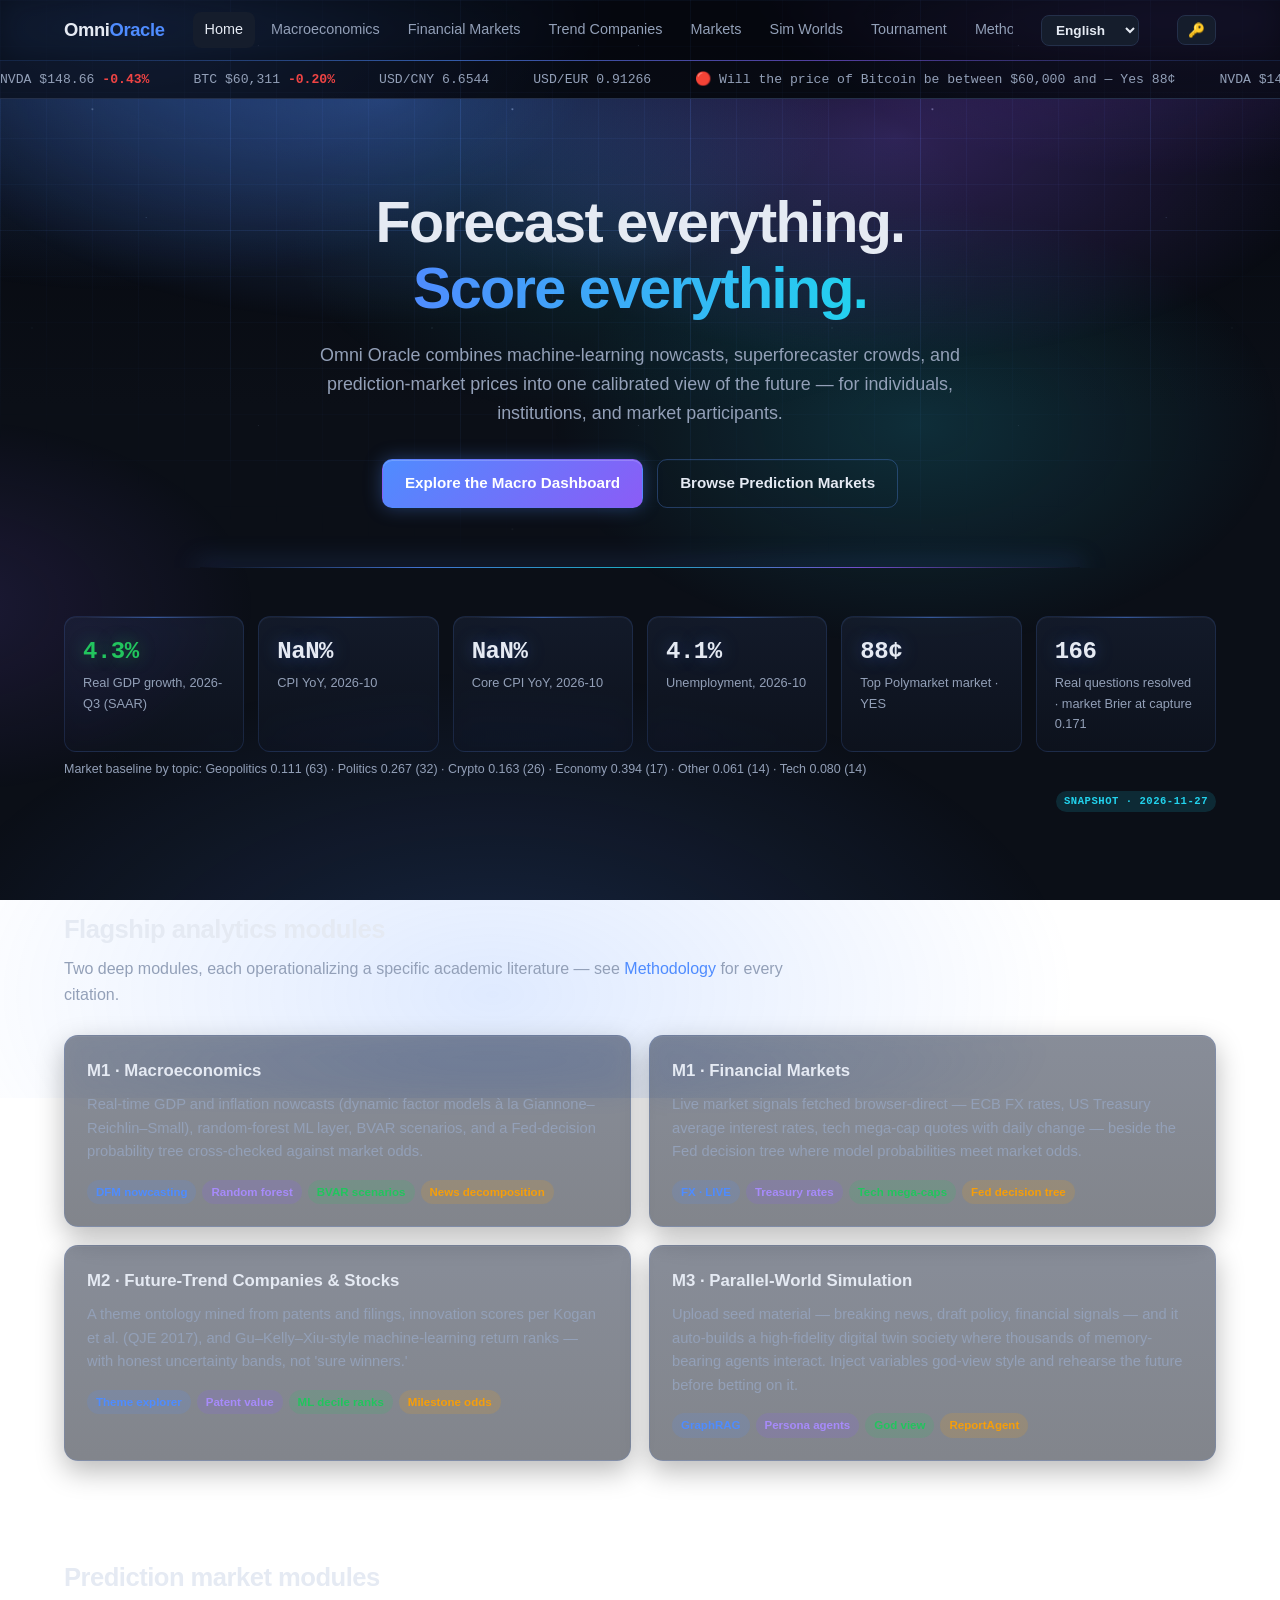
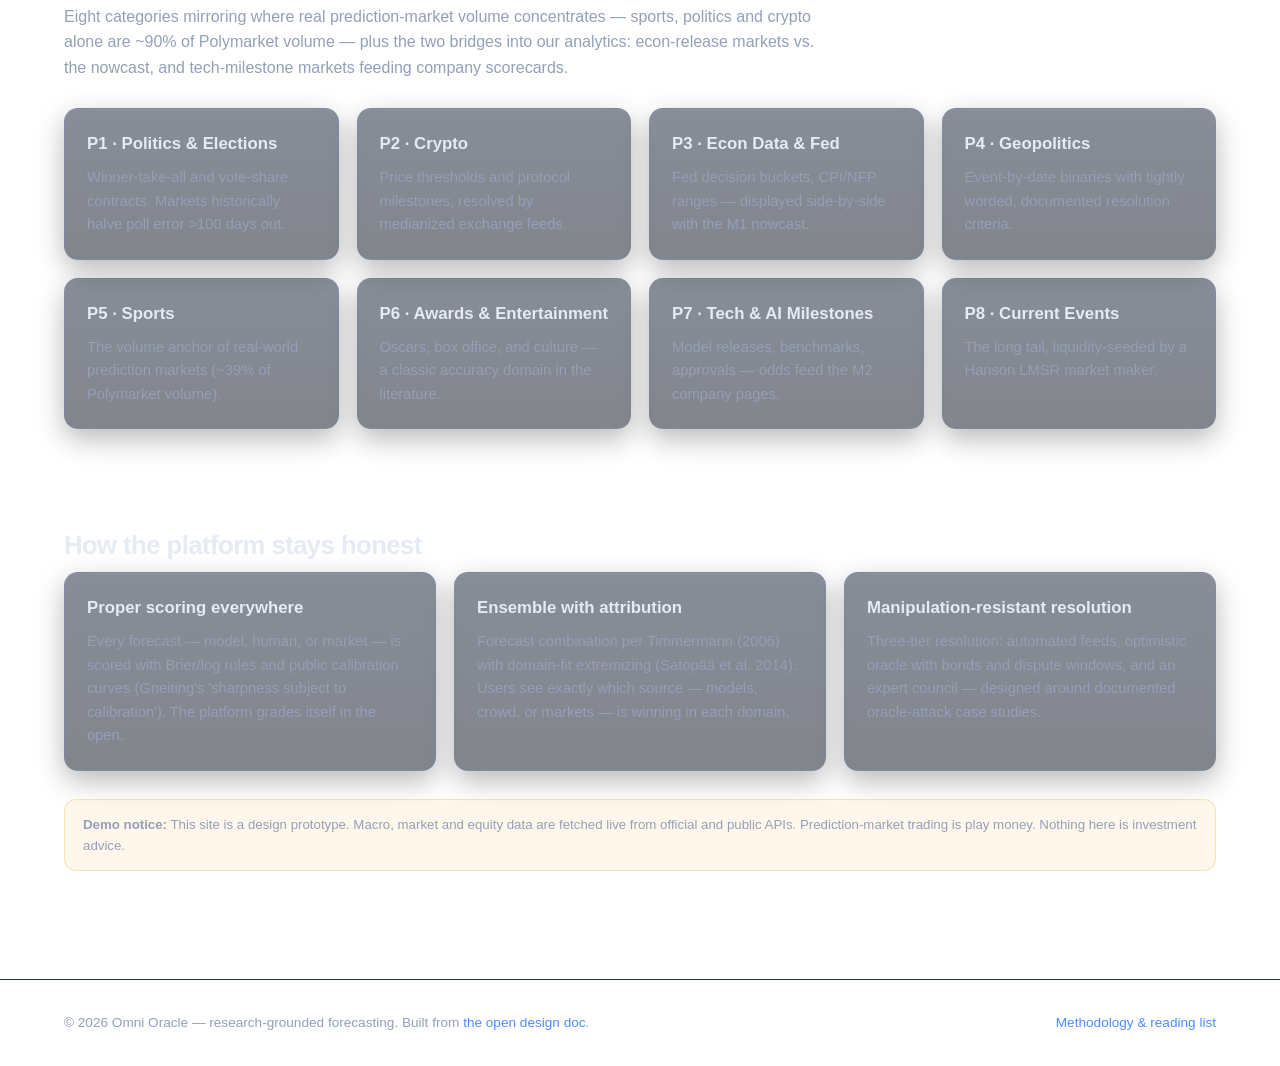
<file: index.html>
<!DOCTYPE html>
<html lang="en">
<head>
<meta charset="UTF-8" />
<meta http-equiv="Content-Security-Policy" content="default-src 'self'; script-src 'self' https://cdn.jsdelivr.net; style-src 'self' 'unsafe-inline'; img-src 'self' data:; connect-src 'self' https:; manifest-src 'self'; worker-src 'self'; object-src 'none'; base-uri 'self'; form-action 'self'" />
<meta name="viewport" content="width=device-width, initial-scale=1.0" />
<title>Omni Oracle — All-in-One Forecasting &amp; Prediction Platform</title>
<meta name="description" content="Research-grounded forecasting platform: macro nowcasting, future-trend stock signals, prediction markets and a parallel-world simulation engine." />
<link rel="canonical" href="https://presleyzhou.github.io/omni-oracle/" />
<meta name="theme-color" content="#0b0f17" />
<link rel="manifest" href="manifest.webmanifest" />
<meta property="og:type" content="website" />
<meta property="og:site_name" content="Omni Oracle" />
<meta property="og:title" content="Omni Oracle — All-in-One Forecasting & Prediction Platform" />
<meta property="og:description" content="Research-grounded forecasting platform: macro nowcasting, future-trend stock signals, prediction markets and a parallel-world simulation engine." />
<meta property="og:url" content="https://presleyzhou.github.io/omni-oracle/" />
<meta name="twitter:card" content="summary" />
<link rel="icon" href="data:image/svg+xml,<svg xmlns=%22http://www.w3.org/2000/svg%22 viewBox=%220 0 100 100%22><text y=%22.9em%22 font-size=%2290%22>🔮</text></svg>" />
<script type="application/ld+json">
{"@context":"https://schema.org","@graph":[
 {"@type":"WebSite","name":"Omni Oracle","url":"https://presleyzhou.github.io/omni-oracle/","description":"Research-grounded forecasting platform: macro nowcasting, trend companies, prediction markets, a crisis early-warning composite and a contamination-safe ledger of real forecasting questions.","inLanguage":["en","zh","fr","es","ko"]},
 {"@type":"Dataset","name":"Omni Oracle question ledger","description":"Daily ledger of real Polymarket binary questions captured on creation and refreshed until resolution, with the market price at capture — the basis for contamination-safe Brier scoring of humans and AI models.","url":"https://presleyzhou.github.io/omni-oracle/tournament.html","distribution":{"@type":"DataDownload","encodingFormat":"application/json","contentUrl":"https://presleyzhou.github.io/omni-oracle/data/questions.json"},"license":"https://opensource.org/licenses/MIT","creator":{"@type":"Person","name":"Presley Zhou"},"isAccessibleForFree":true}
]}
</script>
<link rel="stylesheet" href="css/style.css?v=46" />
</head>
<body>

<nav aria-label="Main">
  <div class="nav-inner">
    <a class="logo" href="index.html">Omni<span>Oracle</span></a>
    <div class="nav-links">
      <a href="index.html" data-i18n="nav.home">Home</a>
      <a href="macro.html" data-i18n="nav.macro">Macro &amp; Finance</a>
      <a href="finance.html" data-i18n="nav.fin">Financial Markets</a>
      <a href="trends.html" data-i18n="nav.trends">Trend Companies</a>
      <a href="markets.html" data-i18n="nav.markets">Markets</a>
      <a href="simworld.html" data-i18n="nav.sim">Sim Worlds</a>
      <a href="tournament.html" data-i18n="nav.tournament">Tournament</a>
      <a href="methodology.html" data-i18n="nav.method">Methodology</a>
    </div>
  </div>
</nav>

<div class="ticker hide" id="ticker" aria-hidden="true"><div class="ticker-inner" id="tickerInner"></div></div>

<header class="hero">
  <div class="container">
    <h1 data-i18n="hero.title">Forecast everything.<br /><span class="grad">Score everything.</span></h1>
    <p class="sub" data-i18n="hero.sub">Omni Oracle combines machine-learning nowcasts, superforecaster crowds, and prediction-market prices into one calibrated view of the future — for individuals, institutions, and market participants.</p>
    <div class="cta">
      <a class="btn btn-primary" href="macro.html" data-i18n="cta.macro">Explore the Macro Dashboard</a>
      <a class="btn btn-ghost" href="markets.html" data-i18n="cta.markets">Browse Prediction Markets</a>
    </div>
  </div>
</header>

<section id="heroSection">
  <div class="container">
    <div class="stats-bar" id="heroStats">
      <div class="stat"><div class="num">…</div><div class="lbl" data-i18n="mac.loading">Loading official data…</div></div>
    </div>
    <p class="dim-note hide" id="heroTopics" style="margin-top:8px;"></p>
    <p class="src-line" data-src-anchor></p>
  </div>
</section>

<section>
  <div class="container">
    <h2 class="section-title" data-i18n="idx.flag.title">Flagship analytics modules</h2>
    <p class="section-sub" data-i18n="idx.flag.sub">Two deep modules, each operationalizing a specific academic literature — see <a href="methodology.html">Methodology</a> for every citation.</p>
    <div class="grid grid-2">
      <a class="card card-link" href="macro.html">
        <h3 data-i18n="idx.m1.title">M1 · Macroeconomics</h3>
        <p data-i18n="idx.m1.desc">Real-time GDP and inflation nowcasts (dynamic factor models à la Giannone–Reichlin–Small), random-forest ML layer, BVAR scenarios, and a Fed-decision probability tree cross-checked against market odds.</p>
        <div class="tag-row">
          <span class="tag">DFM nowcasting</span><span class="tag purple">Random forest</span><span class="tag green">BVAR scenarios</span><span class="tag amber">News decomposition</span>
        </div>
      </a>
      <a class="card card-link" href="finance.html">
        <h3 data-i18n="idx.m1b.title">M1 · Financial Markets</h3>
        <p data-i18n="idx.m1b.desc">Live market signals fetched browser-direct — ECB FX rates, US Treasury average interest rates, tech mega-cap quotes with daily change — beside the Fed decision tree where model probabilities meet market odds.</p>
        <div class="tag-row">
          <span class="tag">FX · LIVE</span><span class="tag purple">Treasury rates</span><span class="tag green">Tech mega-caps</span><span class="tag amber">Fed decision tree</span>
        </div>
      </a>
      <a class="card card-link" href="trends.html">
        <h3 data-i18n="idx.m2.title">M2 · Future-Trend Companies &amp; Stocks</h3>
        <p data-i18n="idx.m2.desc">A theme ontology mined from patents and filings, innovation scores per Kogan et al. (QJE 2017), and Gu–Kelly–Xiu-style machine-learning return ranks — with honest uncertainty bands, not 'sure winners.'</p>
        <div class="tag-row">
          <span class="tag">Theme explorer</span><span class="tag purple">Patent value</span><span class="tag green">ML decile ranks</span><span class="tag amber">Milestone odds</span>
        </div>
      </a>
      <a class="card card-link" href="simworld.html">
        <h3 data-i18n="idx.m3.title">M3 · Parallel-World Simulation</h3>
        <p data-i18n="idx.m3.desc">Upload seed material — breaking news, draft policy, financial signals — and it auto-builds a high-fidelity digital twin society where thousands of memory-bearing agents interact. Inject variables god-view style and rehearse the future before betting on it.</p>
        <div class="tag-row">
          <span class="tag">GraphRAG</span><span class="tag purple">Persona agents</span><span class="tag green">God view</span><span class="tag amber">ReportAgent</span>
        </div>
      </a>
    </div>
  </div>
</section>

<section>
  <div class="container">
    <h2 class="section-title" data-i18n="idx.pm.title">Prediction market modules</h2>
    <p class="section-sub" data-i18n="idx.pm.sub">Eight categories mirroring where real prediction-market volume concentrates — sports, politics and crypto alone are ~90% of Polymarket volume — plus the two bridges into our analytics: econ-release markets vs. the nowcast, and tech-milestone markets feeding company scorecards.</p>
    <div class="grid grid-4">
      <a class="card card-link" href="markets.html?cat=politics"><h3 data-i18n="idx.p1.title">P1 · Politics &amp; Elections</h3><p data-i18n="idx.p1.desc">Winner-take-all and vote-share contracts. Markets historically halve poll error &gt;100 days out.</p></a>
      <a class="card card-link" href="markets.html?cat=crypto"><h3 data-i18n="idx.p2.title">P2 · Crypto</h3><p data-i18n="idx.p2.desc">Price thresholds and protocol milestones, resolved by medianized exchange feeds.</p></a>
      <a class="card card-link" href="markets.html?cat=econ"><h3 data-i18n="idx.p3.title">P3 · Econ Data &amp; Fed</h3><p data-i18n="idx.p3.desc">Fed decision buckets, CPI/NFP ranges — displayed side-by-side with the M1 nowcast.</p></a>
      <a class="card card-link" href="markets.html?cat=geo"><h3 data-i18n="idx.p4.title">P4 · Geopolitics</h3><p data-i18n="idx.p4.desc">Event-by-date binaries with tightly worded, documented resolution criteria.</p></a>
      <a class="card card-link" href="markets.html?cat=sports"><h3 data-i18n="idx.p5.title">P5 · Sports</h3><p data-i18n="idx.p5.desc">The volume anchor of real-world prediction markets (~39% of Polymarket volume).</p></a>
      <a class="card card-link" href="markets.html?cat=ent"><h3 data-i18n="idx.p6.title">P6 · Awards &amp; Entertainment</h3><p data-i18n="idx.p6.desc">Oscars, box office, and culture — a classic accuracy domain in the literature.</p></a>
      <a class="card card-link" href="markets.html?cat=tech"><h3 data-i18n="idx.p7.title">P7 · Tech &amp; AI Milestones</h3><p data-i18n="idx.p7.desc">Model releases, benchmarks, approvals — odds feed the M2 company pages.</p></a>
      <a class="card card-link" href="markets.html?cat=news"><h3 data-i18n="idx.p8.title">P8 · Current Events</h3><p data-i18n="idx.p8.desc">The long tail, liquidity-seeded by a Hanson LMSR market maker.</p></a>
    </div>
  </div>
</section>

<section>
  <div class="container">
    <h2 class="section-title" data-i18n="idx.honest.title">How the platform stays honest</h2>
    <div class="grid grid-3">
      <div class="card">
        <h3 data-i18n="idx.h1.title">Proper scoring everywhere</h3>
        <p data-i18n="idx.h1.desc">Every forecast — model, human, or market — is scored with Brier/log rules and public calibration curves (Gneiting's 'sharpness subject to calibration'). The platform grades itself in the open.</p>
      </div>
      <div class="card">
        <h3 data-i18n="idx.h2.title">Ensemble with attribution</h3>
        <p data-i18n="idx.h2.desc">Forecast combination per Timmermann (2006) with domain-fit extremizing (Satopää et al. 2014). Users see exactly which source — models, crowd, or markets — is winning in each domain.</p>
      </div>
      <div class="card">
        <h3 data-i18n="idx.h3.title">Manipulation-resistant resolution</h3>
        <p data-i18n="idx.h3.desc">Three-tier resolution: automated feeds, optimistic oracle with bonds and dispute windows, and an expert council — designed around documented oracle-attack case studies.</p>
      </div>
    </div>
    <div class="disclaimer" data-i18n="idx.disclaimer"><strong>Demo notice:</strong> This site is a design prototype. Macro, market and equity data are fetched live from official and public APIs. Prediction-market trading is play money. Nothing here is investment advice.</div>
  </div>
</section>

<footer>
  <div class="container footer-inner">
    <div data-i18n="idx.footer">© 2026 Omni Oracle — research-grounded forecasting. Built from <a href="https://github.com/presleyzhou/omni-oracle">the open design doc</a>.</div>
    <div><a href="methodology.html" data-i18n="footer.method">Methodology &amp; reading list</a></div>
  </div>
</footer>

<script src="js/i18n.js?v=46"></script>
<script src="js/app.js?v=46"></script>
<script src="js/pages/index.js?v=46"></script>
</body>
</html>
</file>
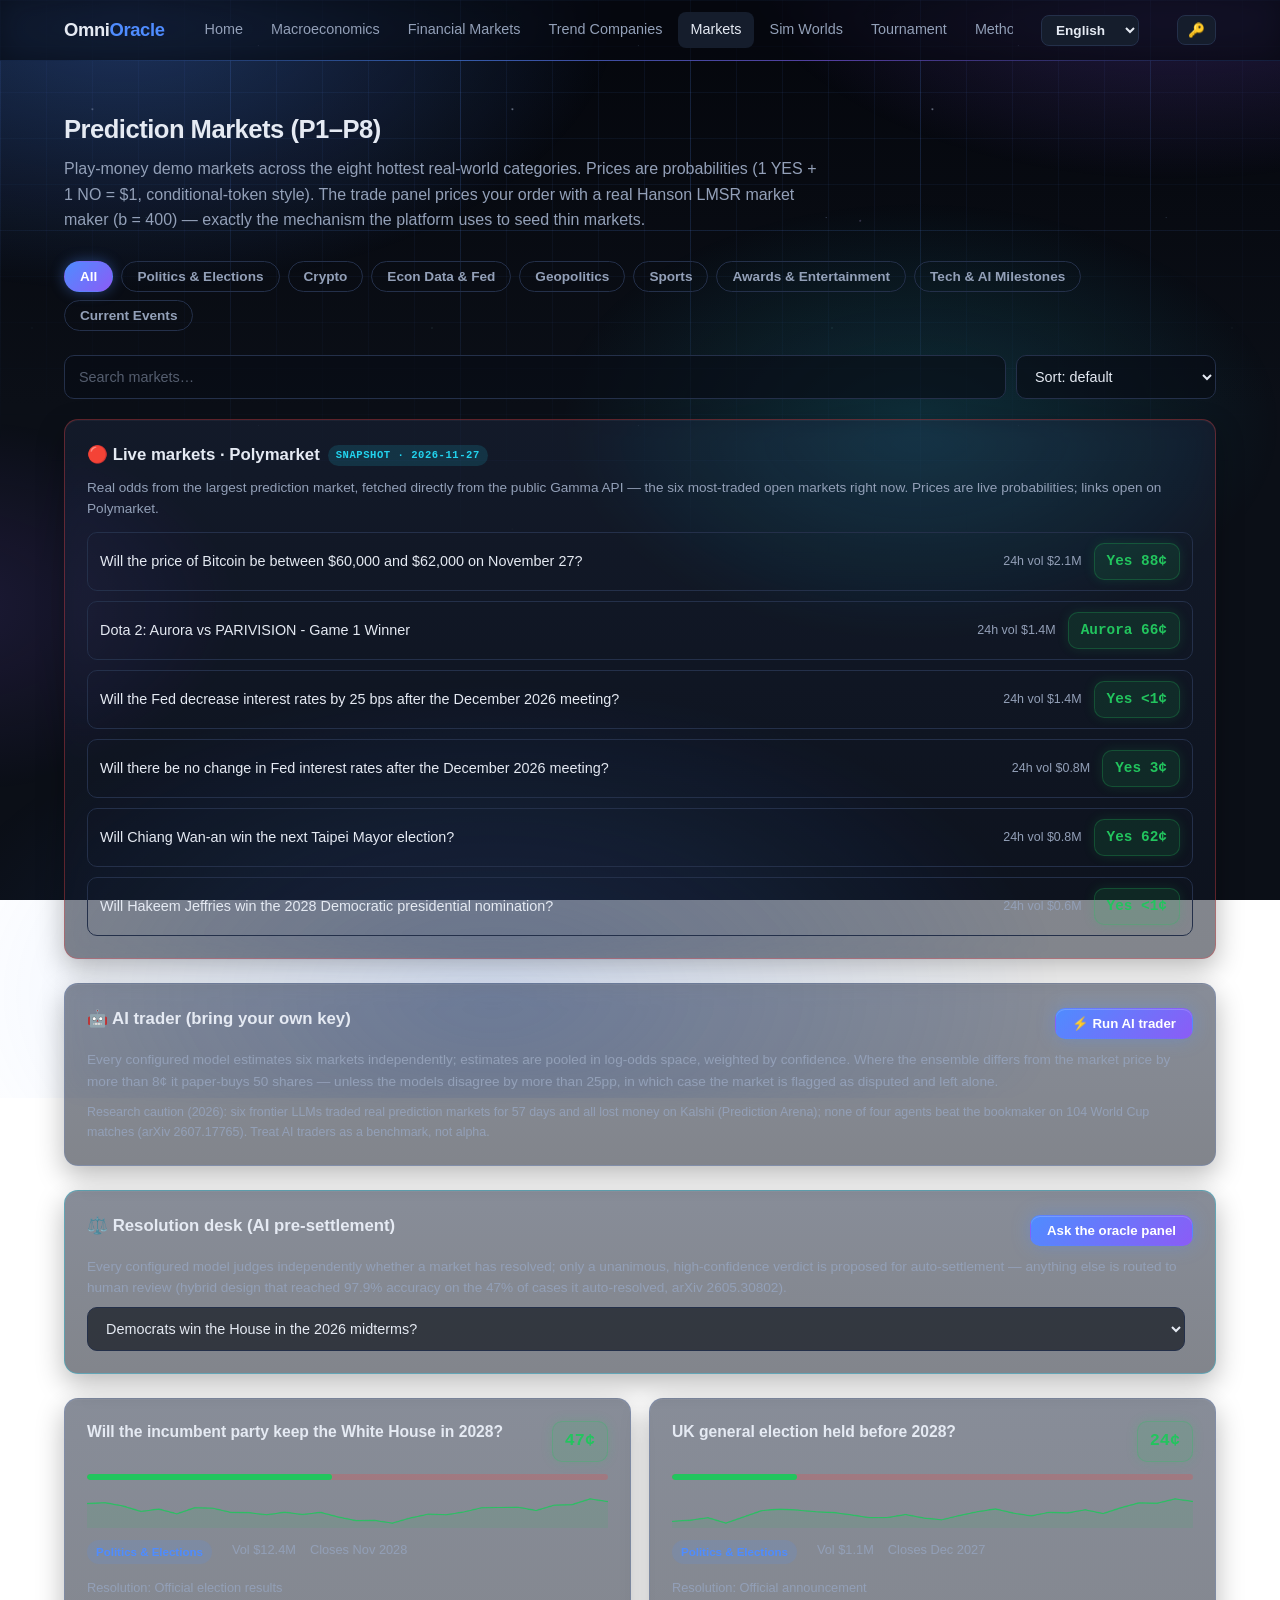
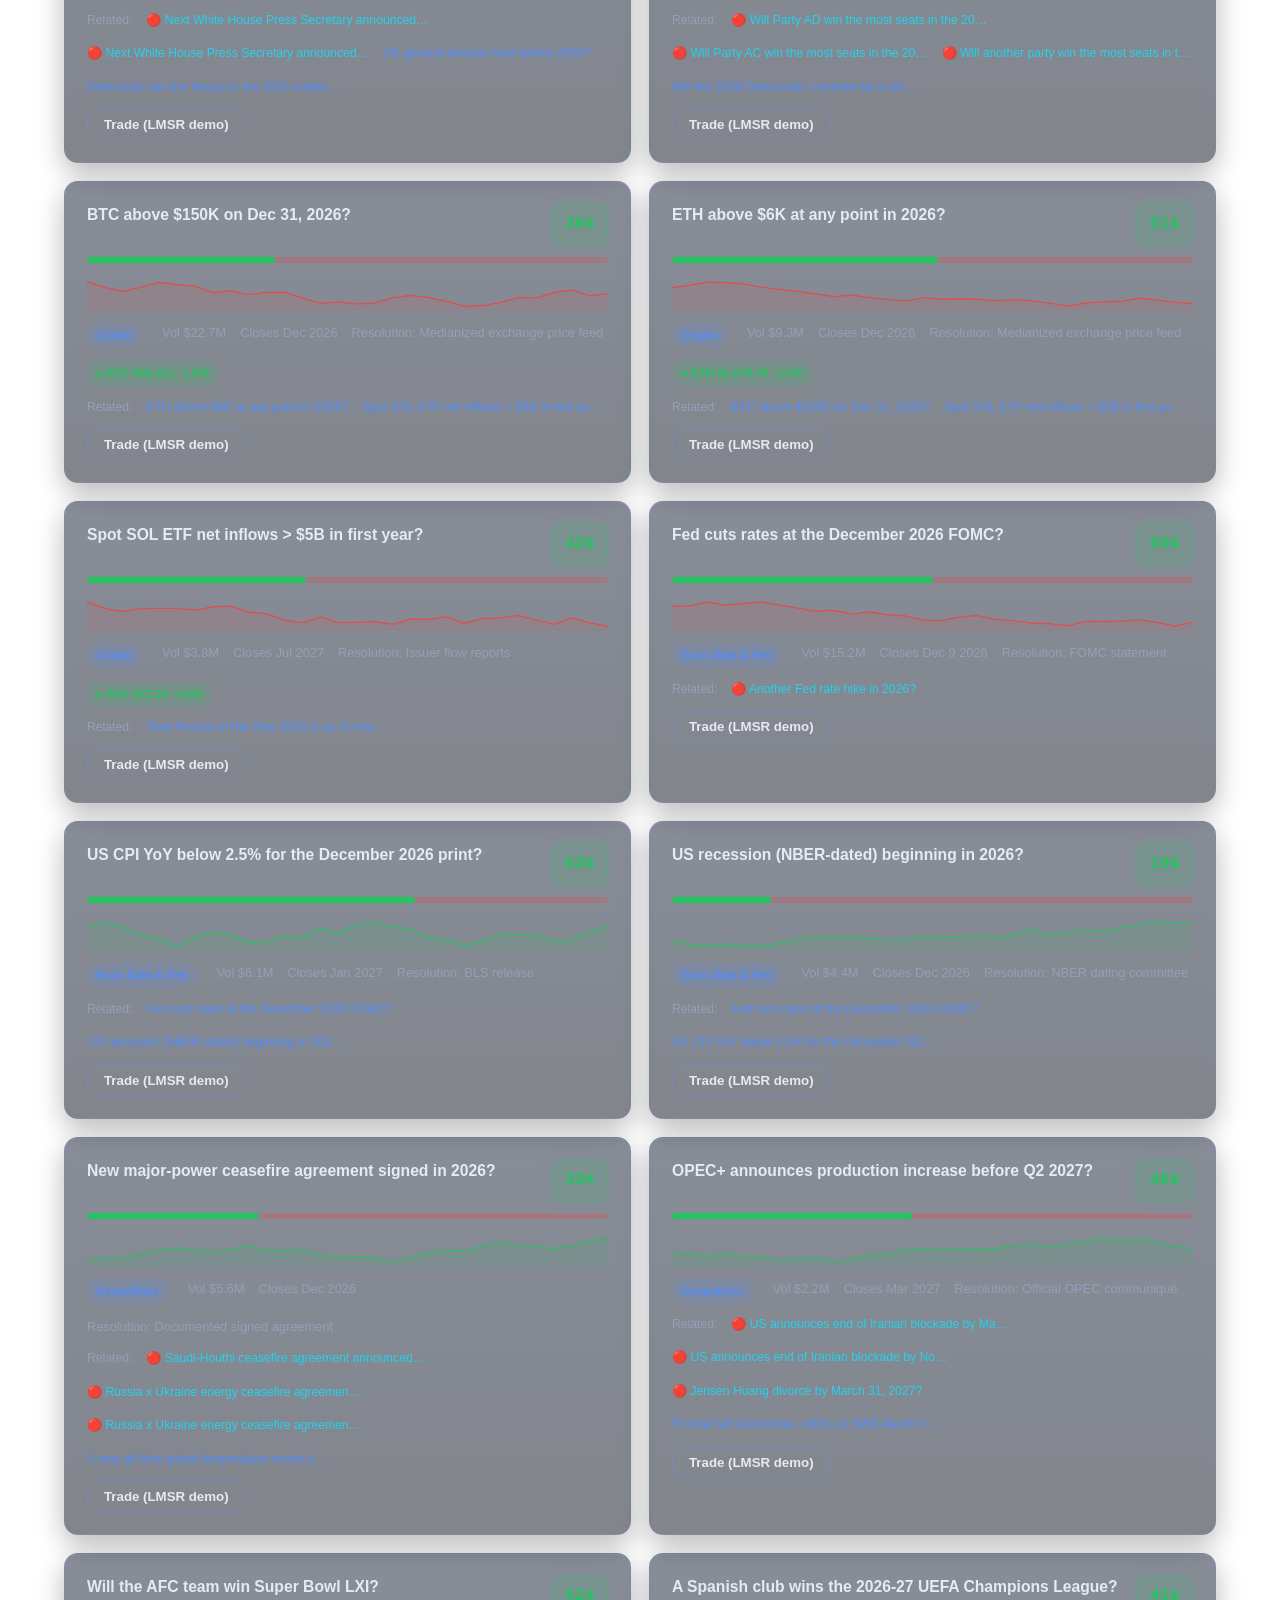
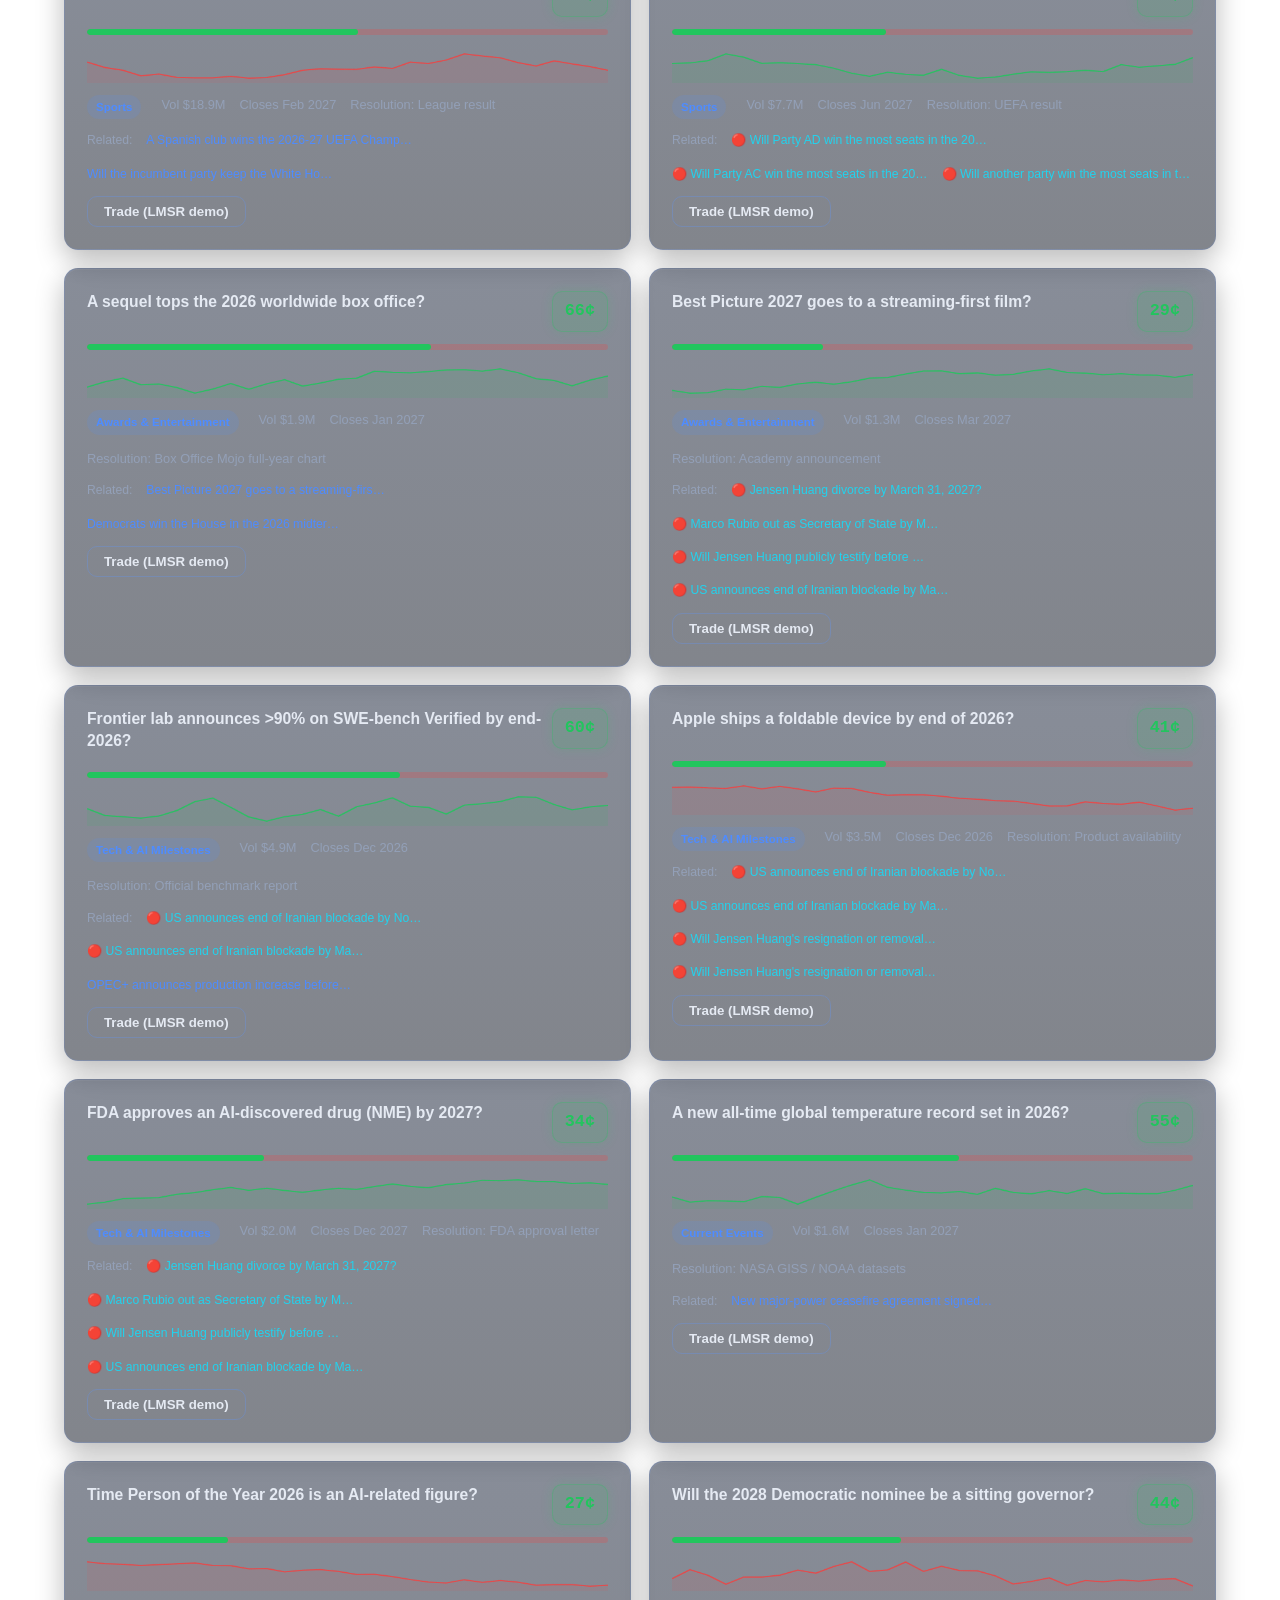
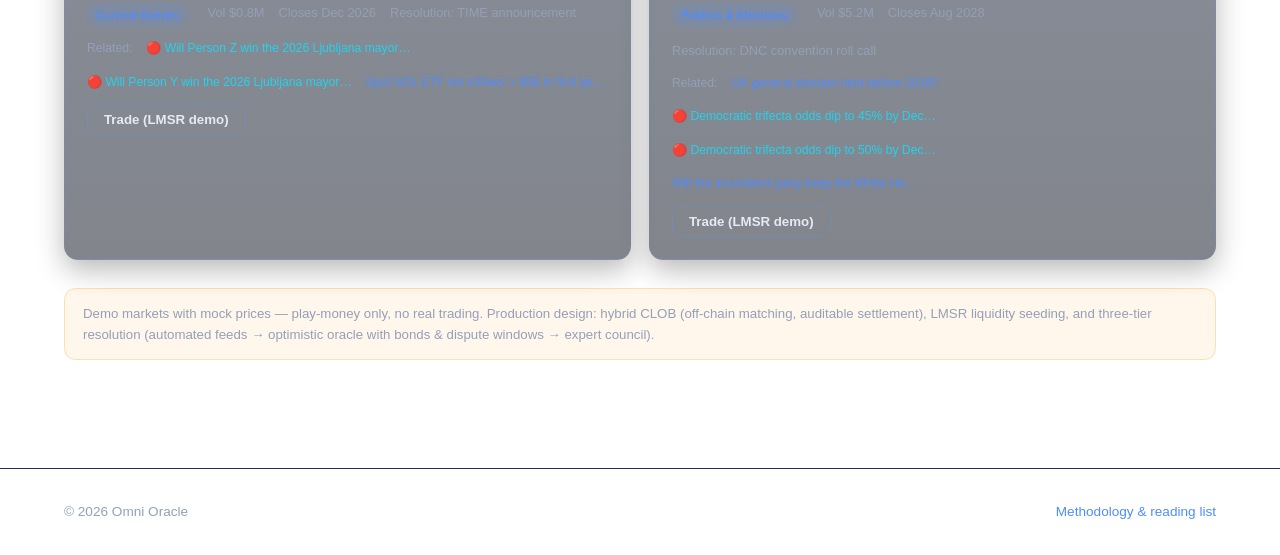
<file: markets.html>
<!DOCTYPE html>
<html lang="en">
<head>
<meta charset="UTF-8" />
<meta http-equiv="Content-Security-Policy" content="default-src 'self'; script-src 'self' https://cdn.jsdelivr.net; style-src 'self' 'unsafe-inline'; img-src 'self' data:; connect-src 'self' https:; manifest-src 'self'; worker-src 'self'; object-src 'none'; base-uri 'self'; form-action 'self'" />
<meta name="viewport" content="width=device-width, initial-scale=1.0" />
<title>Prediction Markets — Omni Oracle</title>
<meta name="description" content="Play-money prediction markets across politics, crypto, econ data, geopolitics, sports and more — priced by a working Hanson LMSR market maker." />
<link rel="canonical" href="https://presleyzhou.github.io/omni-oracle/markets.html" />
<meta name="theme-color" content="#0b0f17" />
<link rel="manifest" href="manifest.webmanifest" />
<meta property="og:type" content="website" />
<meta property="og:site_name" content="Omni Oracle" />
<meta property="og:title" content="Prediction Markets — Omni Oracle" />
<meta property="og:description" content="Play-money prediction markets across politics, crypto, econ data, geopolitics, sports and more — priced by a working Hanson LMSR market maker." />
<meta property="og:url" content="https://presleyzhou.github.io/omni-oracle/markets.html" />
<meta name="twitter:card" content="summary" />
<link rel="icon" href="data:image/svg+xml,<svg xmlns=%22http://www.w3.org/2000/svg%22 viewBox=%220 0 100 100%22><text y=%22.9em%22 font-size=%2290%22>🔮</text></svg>" />
<link rel="stylesheet" href="css/style.css?v=46" />
</head>
<body>

<nav aria-label="Main">
  <div class="nav-inner">
    <a class="logo" href="index.html">Omni<span>Oracle</span></a>
    <div class="nav-links">
      <a href="index.html" data-i18n="nav.home">Home</a>
      <a href="macro.html" data-i18n="nav.macro">Macro &amp; Finance</a>
      <a href="finance.html" data-i18n="nav.fin">Financial Markets</a>
      <a href="trends.html" data-i18n="nav.trends">Trend Companies</a>
      <a href="markets.html" data-i18n="nav.markets">Markets</a>
      <a href="simworld.html" data-i18n="nav.sim">Sim Worlds</a>
      <a href="tournament.html" data-i18n="nav.tournament">Tournament</a>
      <a href="methodology.html" data-i18n="nav.method">Methodology</a>
    </div>
  </div>
</nav>

<section>
  <div class="container">
    <h1 class="section-title" data-i18n="mk.title">Prediction Markets (P1–P8)</h1>
    <p class="section-sub" data-i18n="mk.sub">Play-money demo markets across the eight hottest real-world categories. Prices are probabilities (1 YES + 1 NO = $1, conditional-token style). The trade panel prices your order with a real Hanson LMSR market maker (b = 400) — exactly the mechanism the platform uses to seed thin markets.</p>

    <div class="chips" id="chips"></div>

    <div style="display:flex; gap:10px; margin-bottom:20px; flex-wrap:wrap;">
      <input type="text" class="oo-input" id="mkSearch" style="flex:1; min-width:220px;" />
      <select class="oo-input" id="mkSort" style="max-width:200px;"></select>
    </div>

    <div class="card hide" id="pmLive" style="margin-bottom:24px; border-color:rgba(239,68,68,0.35);">
      <h3 data-i18n="pm.live.title">🔴 Live markets · Polymarket</h3>
      <p style="margin:8px 0 12px; font-size:0.85rem;" data-i18n="pm.live.sub">Real odds from the largest prediction market, fetched directly from the public Gamma API — the six most-traded open markets right now. Prices are live probabilities; links open on Polymarket.</p>
      <div id="pmRows" style="display:flex; flex-direction:column; gap:10px;"></div>
    </div>

    <div class="card hide" id="pfCard" style="margin-bottom:24px; overflow-x:auto;">
      <div style="display:flex; justify-content:space-between; align-items:center; gap:12px; flex-wrap:wrap;">
        <h3 data-i18n="pf.title">My portfolio (play money)</h3>
        <button class="btn btn-ghost" id="pfClear" style="padding:6px 14px; font-size:0.8rem;" data-i18n="pf.clear">Clear</button>
      </div>
      <table id="pfTable" style="margin-top:10px;">
        <thead><tr>
          <th scope="col" data-i18n="pf.th.market">Market</th><th scope="col" data-i18n="pf.th.side">Side</th><th scope="col" data-i18n="pf.th.shares">Shares</th>
          <th scope="col" data-i18n="pf.th.cost">Cost</th><th scope="col" data-i18n="pf.th.price">Price</th><th scope="col" data-i18n="pf.th.value">Value</th><th scope="col" data-i18n="pf.th.pnl">P&amp;L</th><th scope="col"></th>
        </tr></thead>
        <tbody></tbody>
      </table>
    </div>

    <div class="card" style="margin-bottom:24px;">
      <div style="display:flex; justify-content:space-between; align-items:center; gap:12px; flex-wrap:wrap;">
        <h3 data-i18n="ai.title">🤖 AI trader (bring your own key)</h3>
        <button class="btn btn-primary" id="aiRun" style="padding:7px 16px; font-size:0.83rem;" data-i18n="ai.run">⚡ Run AI trader</button>
      </div>
      <p style="margin:8px 0; font-size:0.85rem;" data-i18n="ai.sub">Your configured LLM estimates probabilities for six markets; where its estimate differs from the market price by more than 8¢ it paper-buys 50 shares on the cheap side.</p>
      <span id="aiStatus" aria-live="polite" style="font-size:0.82rem; color:var(--text-dim);"></span>
      <div id="aiOut" class="hide" style="overflow-x:auto; margin-top:10px;"></div>
      <p style="margin-top:10px; font-size:0.78rem; color:var(--text-dim);" data-i18n="ai.note">Research caution (2026): six frontier LLMs traded real prediction markets for 57 days and all lost money on Kalshi. Treat AI traders as a benchmark, not alpha.</p>
    </div>

    <div class="card" style="margin-bottom:24px; border-color:rgba(34,211,238,0.35);">
      <div style="display:flex; justify-content:space-between; align-items:center; gap:12px; flex-wrap:wrap;">
        <h3 data-i18n="res.title">⚖️ Resolution desk (AI pre-settlement)</h3>
        <button class="btn btn-primary" id="resRun" style="padding:7px 16px; font-size:0.83rem;" data-i18n="res.run">Ask the oracle panel</button>
      </div>
      <p style="margin:8px 0; font-size:0.85rem;" data-i18n="res.sub">Every configured model judges independently whether a market has resolved; only a unanimous, high-confidence verdict is proposed for auto-settlement — anything else is routed to human review (hybrid design that reached 97.9% accuracy on the 47% of cases it auto-resolved, arXiv 2605.30802).</p>
      <div style="display:flex; gap:8px; align-items:center; flex-wrap:wrap;">
        <select class="oo-input" id="resMarket" style="flex:1; min-width:240px;" aria-label="Market to resolve"></select>
        <span id="resStatus" aria-live="polite" style="font-size:0.82rem; color:var(--text-dim);"></span>
      </div>
      <div id="resOut" class="hide" style="margin-top:10px;"></div>
    </div>


    <div class="grid grid-2" id="marketGrid"></div>

    <div class="disclaimer" data-i18n="mk.disclaimer">Demo markets with mock prices — play-money only, no real trading. Production design: hybrid CLOB (off-chain matching, auditable settlement), LMSR liquidity seeding, and three-tier resolution (automated feeds → optimistic oracle with bonds &amp; dispute windows → expert council).</div>
  </div>
</section>

<footer>
  <div class="container footer-inner">
    <div data-i18n="footer.copy">© 2026 Omni Oracle</div>
    <div><a href="methodology.html" data-i18n="footer.method">Methodology &amp; reading list</a></div>
  </div>
</footer>

<script src="js/data.js?v=46"></script>
<script src="js/i18n.js?v=46"></script>
<script src="js/app.js?v=46"></script>
<script src="js/pages/markets.js?v=46"></script>
</body>
</html>
</file>
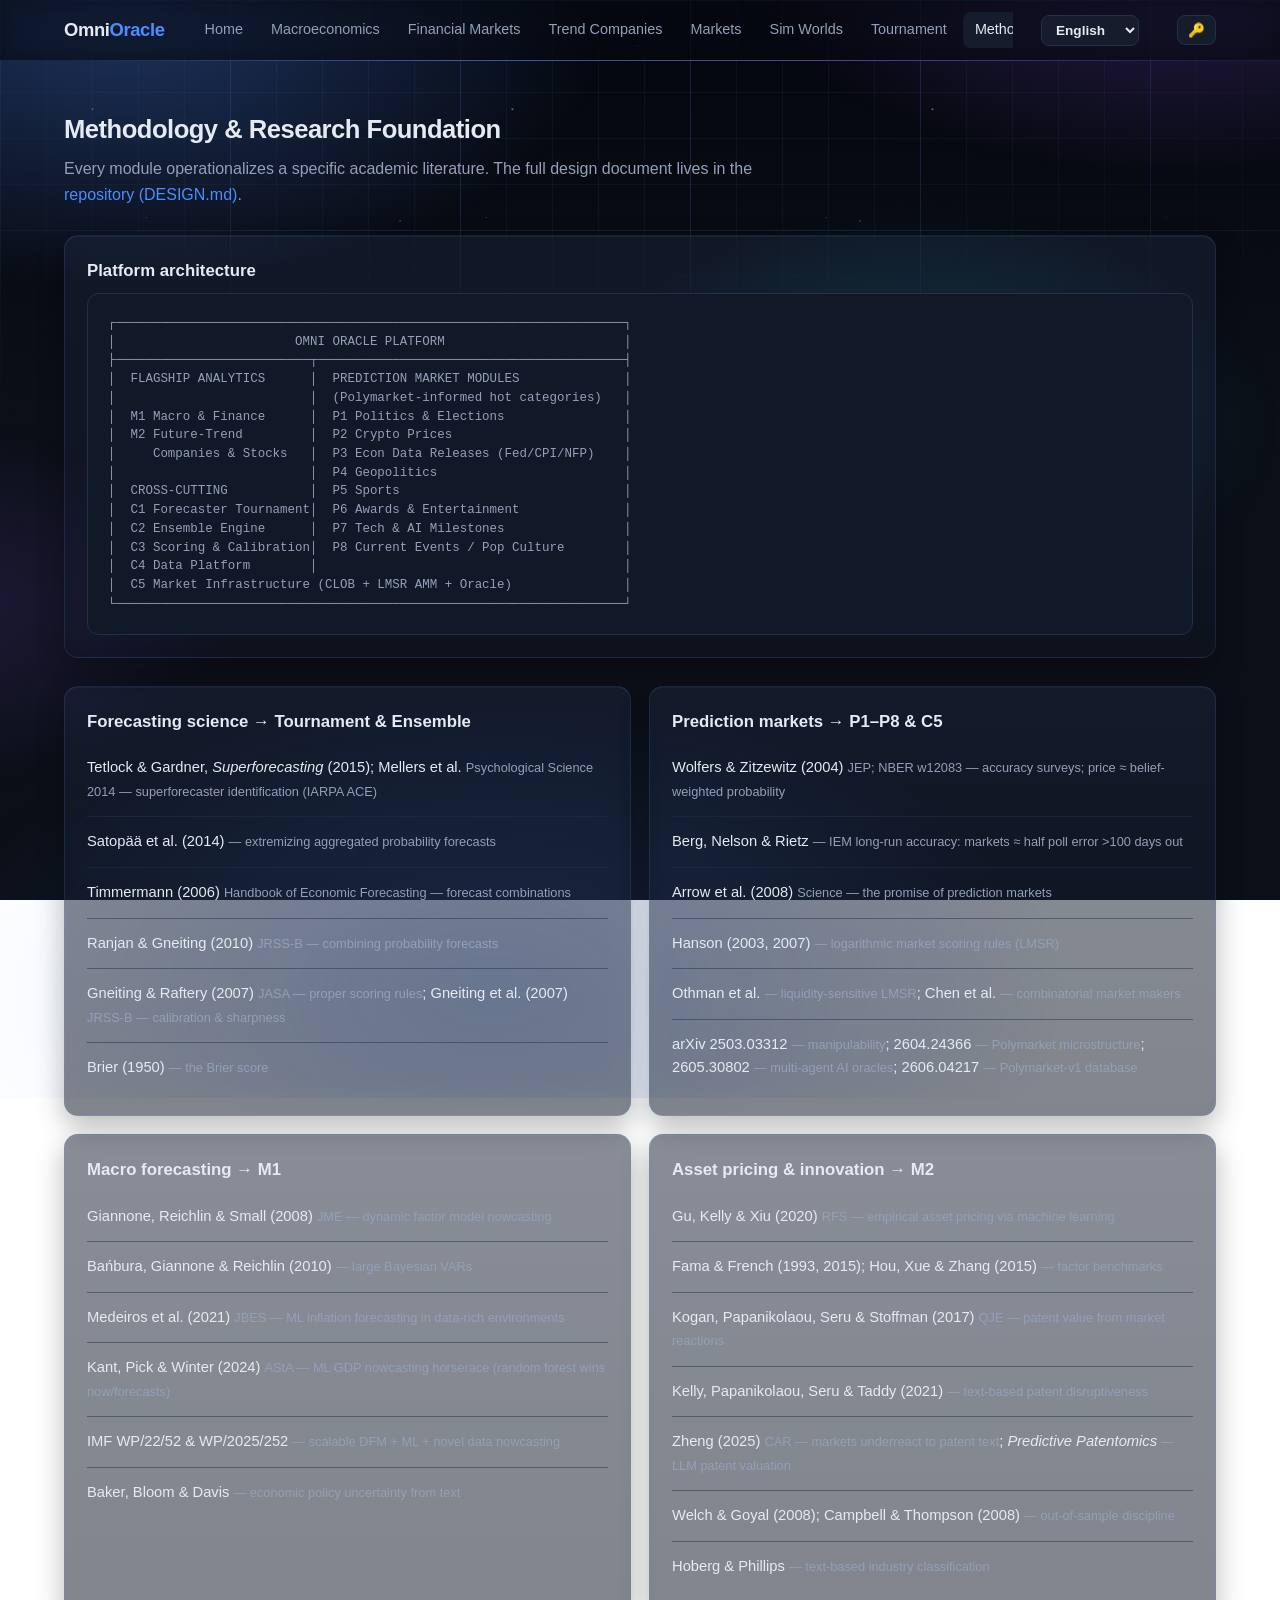
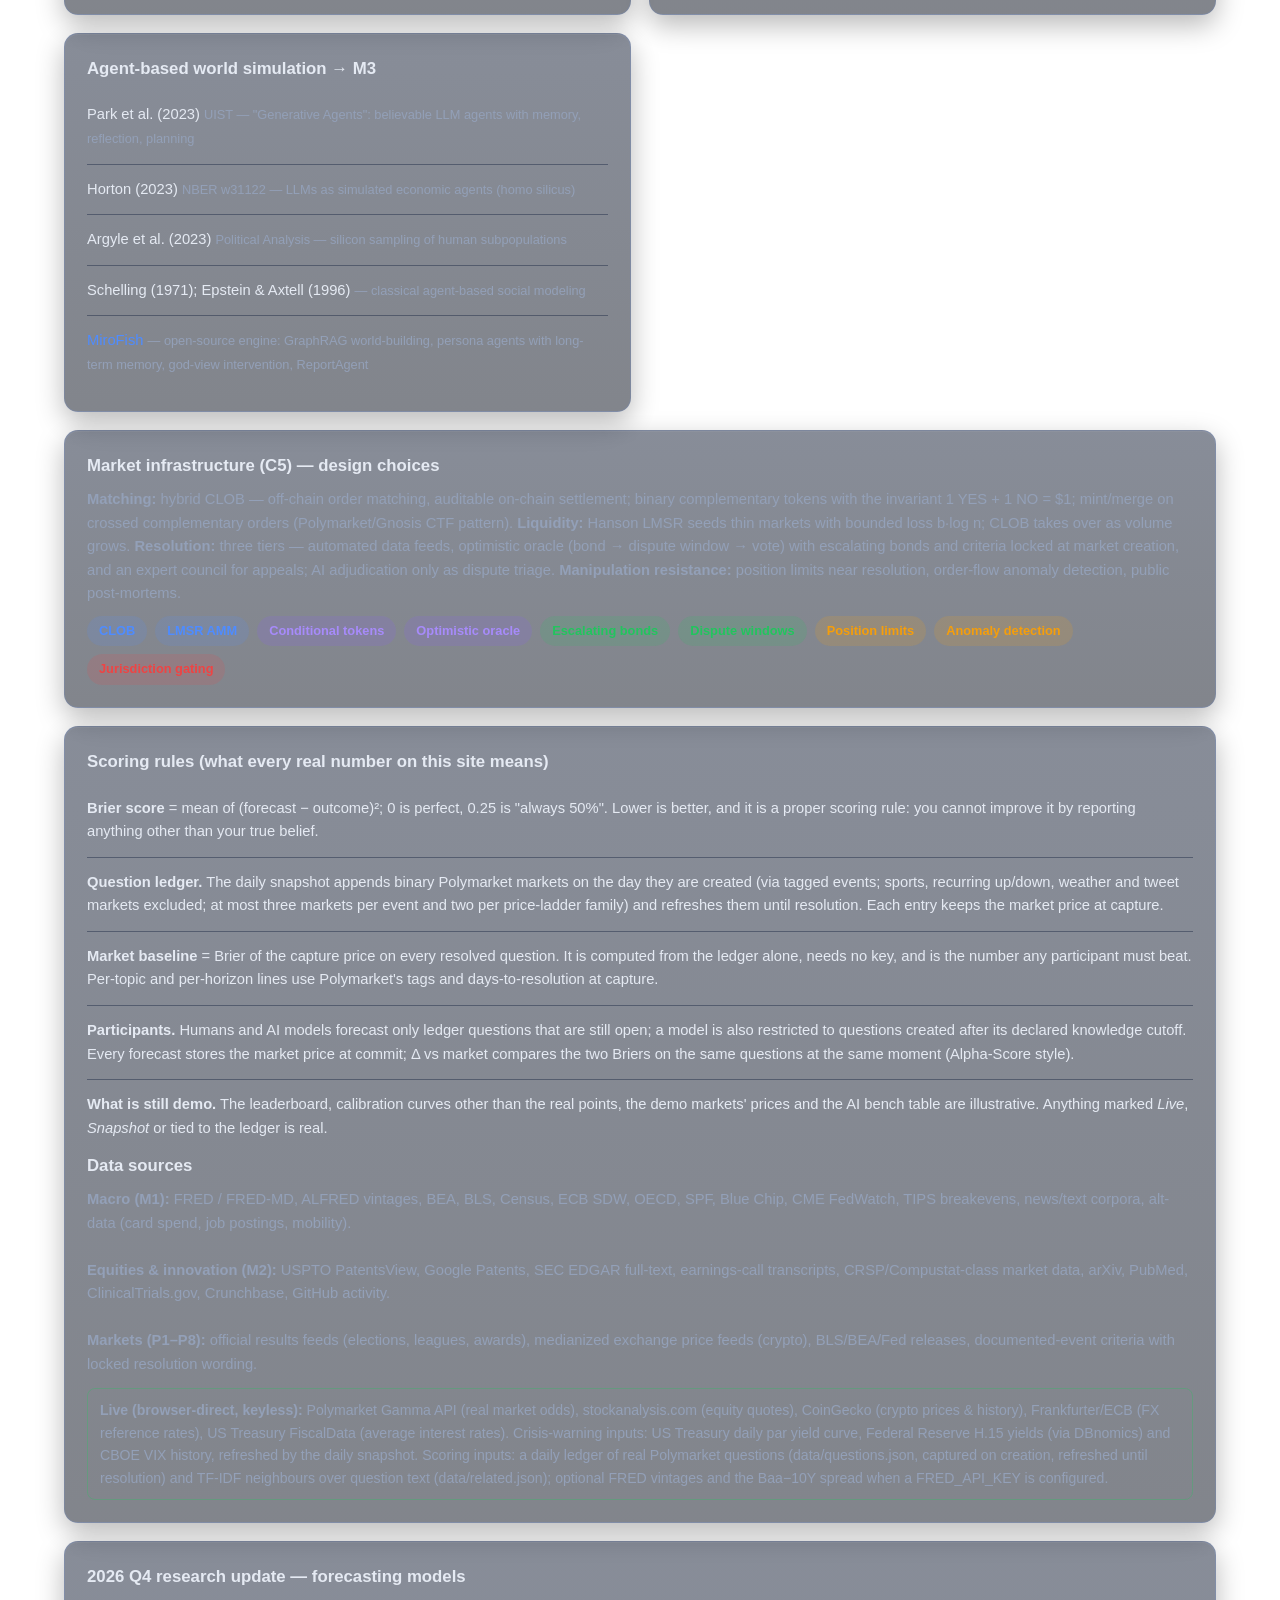
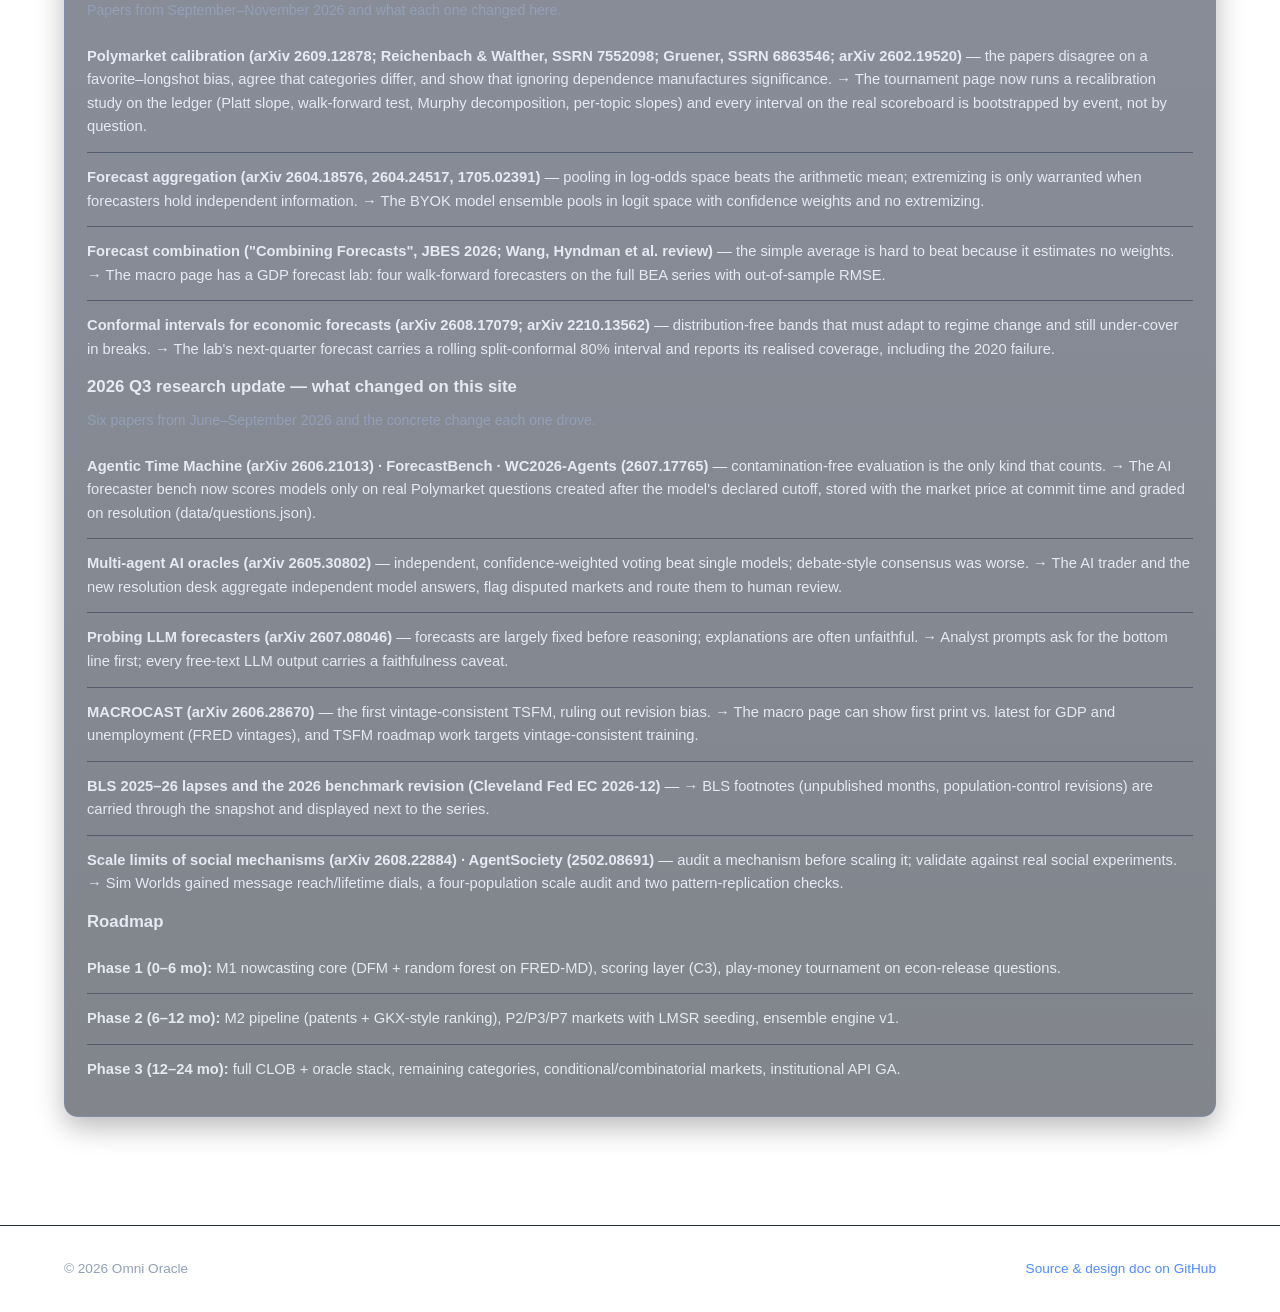
<file: methodology.html>
<!DOCTYPE html>
<html lang="en">
<head>
<meta charset="UTF-8" />
<meta http-equiv="Content-Security-Policy" content="default-src 'self'; script-src 'self' https://cdn.jsdelivr.net; style-src 'self' 'unsafe-inline'; img-src 'self' data:; connect-src 'self' https:; manifest-src 'self'; worker-src 'self'; object-src 'none'; base-uri 'self'; form-action 'self'" />
<meta name="viewport" content="width=device-width, initial-scale=1.0" />
<title>Methodology &amp; Research Foundation — Omni Oracle</title>
<meta name="description" content="The academic foundation of Omni Oracle: every module cites the forecasting, prediction-market, macro and asset-pricing literature it operationalizes." />
<link rel="canonical" href="https://presleyzhou.github.io/omni-oracle/methodology.html" />
<meta name="theme-color" content="#0b0f17" />
<link rel="manifest" href="manifest.webmanifest" />
<meta property="og:type" content="website" />
<meta property="og:site_name" content="Omni Oracle" />
<meta property="og:title" content="Methodology & Research Foundation — Omni Oracle" />
<meta property="og:description" content="The academic foundation of Omni Oracle: every module cites the forecasting, prediction-market, macro and asset-pricing literature it operationalizes." />
<meta property="og:url" content="https://presleyzhou.github.io/omni-oracle/methodology.html" />
<meta name="twitter:card" content="summary" />
<link rel="icon" href="data:image/svg+xml,<svg xmlns=%22http://www.w3.org/2000/svg%22 viewBox=%220 0 100 100%22><text y=%22.9em%22 font-size=%2290%22>🔮</text></svg>" />
<link rel="stylesheet" href="css/style.css?v=46" />
</head>
<body>

<nav aria-label="Main">
  <div class="nav-inner">
    <a class="logo" href="index.html">Omni<span>Oracle</span></a>
    <div class="nav-links">
      <a href="index.html" data-i18n="nav.home">Home</a>
      <a href="macro.html" data-i18n="nav.macro">Macro &amp; Finance</a>
      <a href="finance.html" data-i18n="nav.fin">Financial Markets</a>
      <a href="trends.html" data-i18n="nav.trends">Trend Companies</a>
      <a href="markets.html" data-i18n="nav.markets">Markets</a>
      <a href="simworld.html" data-i18n="nav.sim">Sim Worlds</a>
      <a href="tournament.html" data-i18n="nav.tournament">Tournament</a>
      <a href="methodology.html" data-i18n="nav.method">Methodology</a>
    </div>
  </div>
</nav>

<section>
  <div class="container">
    <h1 class="section-title" data-i18n="me.title">Methodology &amp; Research Foundation</h1>
    <p class="section-sub" data-i18n="me.sub">Every module operationalizes a specific academic literature. The full design document lives in the <a href="https://github.com/presleyzhou/omni-oracle/blob/main/DESIGN.md">repository (DESIGN.md)</a>.</p>

    <div class="card" style="margin-bottom:28px;">
      <h3 data-i18n="me.arch">Platform architecture</h3>
      <pre class="arch-pre">
┌────────────────────────────────────────────────────────────────────┐
│                        OMNI ORACLE PLATFORM                        │
├──────────────────────────┬─────────────────────────────────────────┤
│  FLAGSHIP ANALYTICS      │  PREDICTION MARKET MODULES              │
│                          │  (Polymarket-informed hot categories)   │
│  M1 Macro &amp; Finance      │  P1 Politics &amp; Elections                │
│  M2 Future-Trend         │  P2 Crypto Prices                       │
│     Companies &amp; Stocks   │  P3 Econ Data Releases (Fed/CPI/NFP)    │
│                          │  P4 Geopolitics                         │
│  CROSS-CUTTING           │  P5 Sports                              │
│  C1 Forecaster Tournament│  P6 Awards &amp; Entertainment              │
│  C2 Ensemble Engine      │  P7 Tech &amp; AI Milestones                │
│  C3 Scoring &amp; Calibration│  P8 Current Events / Pop Culture        │
│  C4 Data Platform        │                                         │
│  C5 Market Infrastructure (CLOB + LMSR AMM + Oracle)               │
└────────────────────────────────────────────────────────────────────┘</pre>
    </div>

    <div class="grid grid-2">
      <div class="card">
        <h3 data-i18n="me.sec1">Forecasting science → Tournament &amp; Ensemble</h3>
        <ul class="paper-list">
          <li>Tetlock &amp; Gardner, <em>Superforecasting</em> (2015); Mellers et al. <span class="venue">Psychological Science 2014 — superforecaster identification (IARPA ACE)</span></li>
          <li>Satopää et al. (2014) <span class="venue">— extremizing aggregated probability forecasts</span></li>
          <li>Timmermann (2006) <span class="venue">Handbook of Economic Forecasting — forecast combinations</span></li>
          <li>Ranjan &amp; Gneiting (2010) <span class="venue">JRSS-B — combining probability forecasts</span></li>
          <li>Gneiting &amp; Raftery (2007) <span class="venue">JASA — proper scoring rules</span>; Gneiting et al. (2007) <span class="venue">JRSS-B — calibration &amp; sharpness</span></li>
          <li>Brier (1950) <span class="venue">— the Brier score</span></li>
        </ul>
      </div>
      <div class="card">
        <h3 data-i18n="me.sec2">Prediction markets → P1–P8 &amp; C5</h3>
        <ul class="paper-list">
          <li>Wolfers &amp; Zitzewitz (2004) <span class="venue">JEP; NBER w12083 — accuracy surveys; price ≈ belief-weighted probability</span></li>
          <li>Berg, Nelson &amp; Rietz <span class="venue">— IEM long-run accuracy: markets ≈ half poll error &gt;100 days out</span></li>
          <li>Arrow et al. (2008) <span class="venue">Science — the promise of prediction markets</span></li>
          <li>Hanson (2003, 2007) <span class="venue">— logarithmic market scoring rules (LMSR)</span></li>
          <li>Othman et al. <span class="venue">— liquidity-sensitive LMSR</span>; Chen et al. <span class="venue">— combinatorial market makers</span></li>
          <li>arXiv 2503.03312 <span class="venue">— manipulability</span>; 2604.24366 <span class="venue">— Polymarket microstructure</span>; 2605.30802 <span class="venue">— multi-agent AI oracles</span>; 2606.04217 <span class="venue">— Polymarket-v1 database</span></li>
        </ul>
      </div>
      <div class="card">
        <h3 data-i18n="me.sec3">Macro forecasting → M1</h3>
        <ul class="paper-list">
          <li>Giannone, Reichlin &amp; Small (2008) <span class="venue">JME — dynamic factor model nowcasting</span></li>
          <li>Bańbura, Giannone &amp; Reichlin (2010) <span class="venue">— large Bayesian VARs</span></li>
          <li>Medeiros et al. (2021) <span class="venue">JBES — ML inflation forecasting in data-rich environments</span></li>
          <li>Kant, Pick &amp; Winter (2024) <span class="venue">AStA — ML GDP nowcasting horserace (random forest wins now/forecasts)</span></li>
          <li>IMF WP/22/52 &amp; WP/2025/252 <span class="venue">— scalable DFM + ML + novel data nowcasting</span></li>
          <li>Baker, Bloom &amp; Davis <span class="venue">— economic policy uncertainty from text</span></li>
        </ul>
      </div>
      <div class="card">
        <h3 data-i18n="me.sec4">Asset pricing &amp; innovation → M2</h3>
        <ul class="paper-list">
          <li>Gu, Kelly &amp; Xiu (2020) <span class="venue">RFS — empirical asset pricing via machine learning</span></li>
          <li>Fama &amp; French (1993, 2015); Hou, Xue &amp; Zhang (2015) <span class="venue">— factor benchmarks</span></li>
          <li>Kogan, Papanikolaou, Seru &amp; Stoffman (2017) <span class="venue">QJE — patent value from market reactions</span></li>
          <li>Kelly, Papanikolaou, Seru &amp; Taddy (2021) <span class="venue">— text-based patent disruptiveness</span></li>
          <li>Zheng (2025) <span class="venue">CAR — markets underreact to patent text</span>; <em>Predictive Patentomics</em> <span class="venue">— LLM patent valuation</span></li>
          <li>Welch &amp; Goyal (2008); Campbell &amp; Thompson (2008) <span class="venue">— out-of-sample discipline</span></li>
          <li>Hoberg &amp; Phillips <span class="venue">— text-based industry classification</span></li>
        </ul>
      </div>
      <div class="card">
        <h3 data-i18n="me.sec5">Agent-based world simulation → M3</h3>
        <ul class="paper-list">
          <li>Park et al. (2023) <span class="venue">UIST — "Generative Agents": believable LLM agents with memory, reflection, planning</span></li>
          <li>Horton (2023) <span class="venue">NBER w31122 — LLMs as simulated economic agents (homo silicus)</span></li>
          <li>Argyle et al. (2023) <span class="venue">Political Analysis — silicon sampling of human subpopulations</span></li>
          <li>Schelling (1971); Epstein &amp; Axtell (1996) <span class="venue">— classical agent-based social modeling</span></li>
          <li><a href="https://github.com/666ghj/MiroFish">MiroFish</a> <span class="venue">— open-source engine: GraphRAG world-building, persona agents with long-term memory, god-view intervention, ReportAgent</span></li>
        </ul>
      </div>
    </div>

    <div class="card" style="margin-top:18px;">
      <h3 data-i18n="me.infra.title">Market infrastructure (C5) — design choices</h3>
      <p style="margin-bottom:10px;" data-i18n="me.infra.body"><strong>Matching:</strong> hybrid CLOB — off-chain order matching, auditable on-chain settlement; binary complementary tokens with the invariant 1 YES + 1 NO = $1; mint/merge on crossed complementary orders (Polymarket/Gnosis CTF pattern). <strong>Liquidity:</strong> Hanson LMSR seeds thin markets with bounded loss b·log n; CLOB takes over as volume grows. <strong>Resolution:</strong> three tiers — automated data feeds, optimistic oracle (bond → dispute window → vote) with escalating bonds and criteria locked at market creation, and an expert council for appeals; AI adjudication only as dispute triage. <strong>Manipulation resistance:</strong> position limits near resolution, order-flow anomaly detection, public post-mortems.</p>
      <div class="pill-list">
        <span class="tag">CLOB</span><span class="tag">LMSR AMM</span><span class="tag purple">Conditional tokens</span>
        <span class="tag purple">Optimistic oracle</span><span class="tag green">Escalating bonds</span>
        <span class="tag green">Dispute windows</span><span class="tag amber">Position limits</span>
        <span class="tag amber">Anomaly detection</span><span class="tag red">Jurisdiction gating</span>
      </div>
    </div>

    <div class="card" style="margin-top:18px;">
      <h3 data-i18n="me.score.title">Scoring rules (what every real number on this site means)</h3>
      <ul class="paper-list">
        <li data-i18n="me.score.1"></li>
        <li data-i18n="me.score.2"></li>
        <li data-i18n="me.score.3"></li>
        <li data-i18n="me.score.4"></li>
        <li data-i18n="me.score.5"></li>
      </ul>

      <h3 data-i18n="me.data.title">Data sources</h3>
      <p data-i18n="me.data.body"><strong>Macro (M1):</strong> FRED / FRED-MD, ALFRED vintages, BEA, BLS, Census, ECB SDW, OECD, SPF, Blue Chip, CME FedWatch, TIPS breakevens, news/text corpora, alt-data (card spend, job postings, mobility).<br /><br /><strong>Equities &amp; innovation (M2):</strong> USPTO PatentsView, Google Patents, SEC EDGAR full-text, earnings-call transcripts, CRSP/Compustat-class market data, arXiv, PubMed, ClinicalTrials.gov, Crunchbase, GitHub activity.<br /><br /><strong>Markets (P1–P8):</strong> official results feeds (elections, leagues, awards), medianized exchange price feeds (crypto), BLS/BEA/Fed releases, documented-event criteria with locked resolution wording.</p>
      <p style="margin-top:12px; padding:10px 12px; border:1px solid rgba(34,197,94,0.3); border-radius:8px; font-size:0.88rem;" data-i18n="me.data.live"><strong>Live (browser-direct, keyless):</strong> Polymarket Gamma API (real market odds), stockanalysis.com (equity quotes), CoinGecko (crypto prices &amp; history), Frankfurter/ECB (FX reference rates), US Treasury FiscalData (average interest rates).</p>
    </div>

    <div class="card" style="margin-top:18px;">
      <h3 data-i18n="me.upd4.title">2026 Q4 research update — forecasting models</h3>
      <p style="margin:6px 0 10px; font-size:0.88rem; color:var(--text-dim);" data-i18n="me.upd4.sub">Papers from September–November 2026 and what each one changed here.</p>
      <ul class="paper-list">
        <li data-i18n="me.upd4.1"></li>
        <li data-i18n="me.upd4.2"></li>
        <li data-i18n="me.upd4.3"></li>
        <li data-i18n="me.upd4.4"></li>
      </ul>

      <h3 data-i18n="me.upd.title">2026 Q3 research update — what changed on this site</h3>
      <p style="margin:6px 0 10px; font-size:0.88rem; color:var(--text-dim);" data-i18n="me.upd.sub">Six papers from June–September 2026 and the concrete change each one drove.</p>
      <ul class="paper-list">
        <li data-i18n="me.upd.1"></li>
        <li data-i18n="me.upd.2"></li>
        <li data-i18n="me.upd.3"></li>
        <li data-i18n="me.upd.4"></li>
        <li data-i18n="me.upd.5"></li>
        <li data-i18n="me.upd.6"></li>
      </ul>

      <h3 data-i18n="me.road.title">Roadmap</h3>
      <ul class="paper-list">
        <li data-i18n="me.road.p1"><strong>Phase 1 (0–6 mo):</strong> M1 nowcasting core (DFM + random forest on FRED-MD), scoring layer (C3), play-money tournament on econ-release questions.</li>
        <li data-i18n="me.road.p2"><strong>Phase 2 (6–12 mo):</strong> M2 pipeline (patents + GKX-style ranking), P2/P3/P7 markets with LMSR seeding, ensemble engine v1.</li>
        <li data-i18n="me.road.p3"><strong>Phase 3 (12–24 mo):</strong> full CLOB + oracle stack, remaining categories, conditional/combinatorial markets, institutional API GA.</li>
      </ul>
    </div>
  </div>
</section>

<footer>
  <div class="container footer-inner">
    <div data-i18n="footer.copy">© 2026 Omni Oracle</div>
    <div><a href="https://github.com/presleyzhou/omni-oracle" data-i18n="footer.source">Source &amp; design doc on GitHub</a></div>
  </div>
</footer>

<script src="js/i18n.js?v=46"></script>
<script src="js/app.js?v=46"></script>
</body>
</html>
</file>
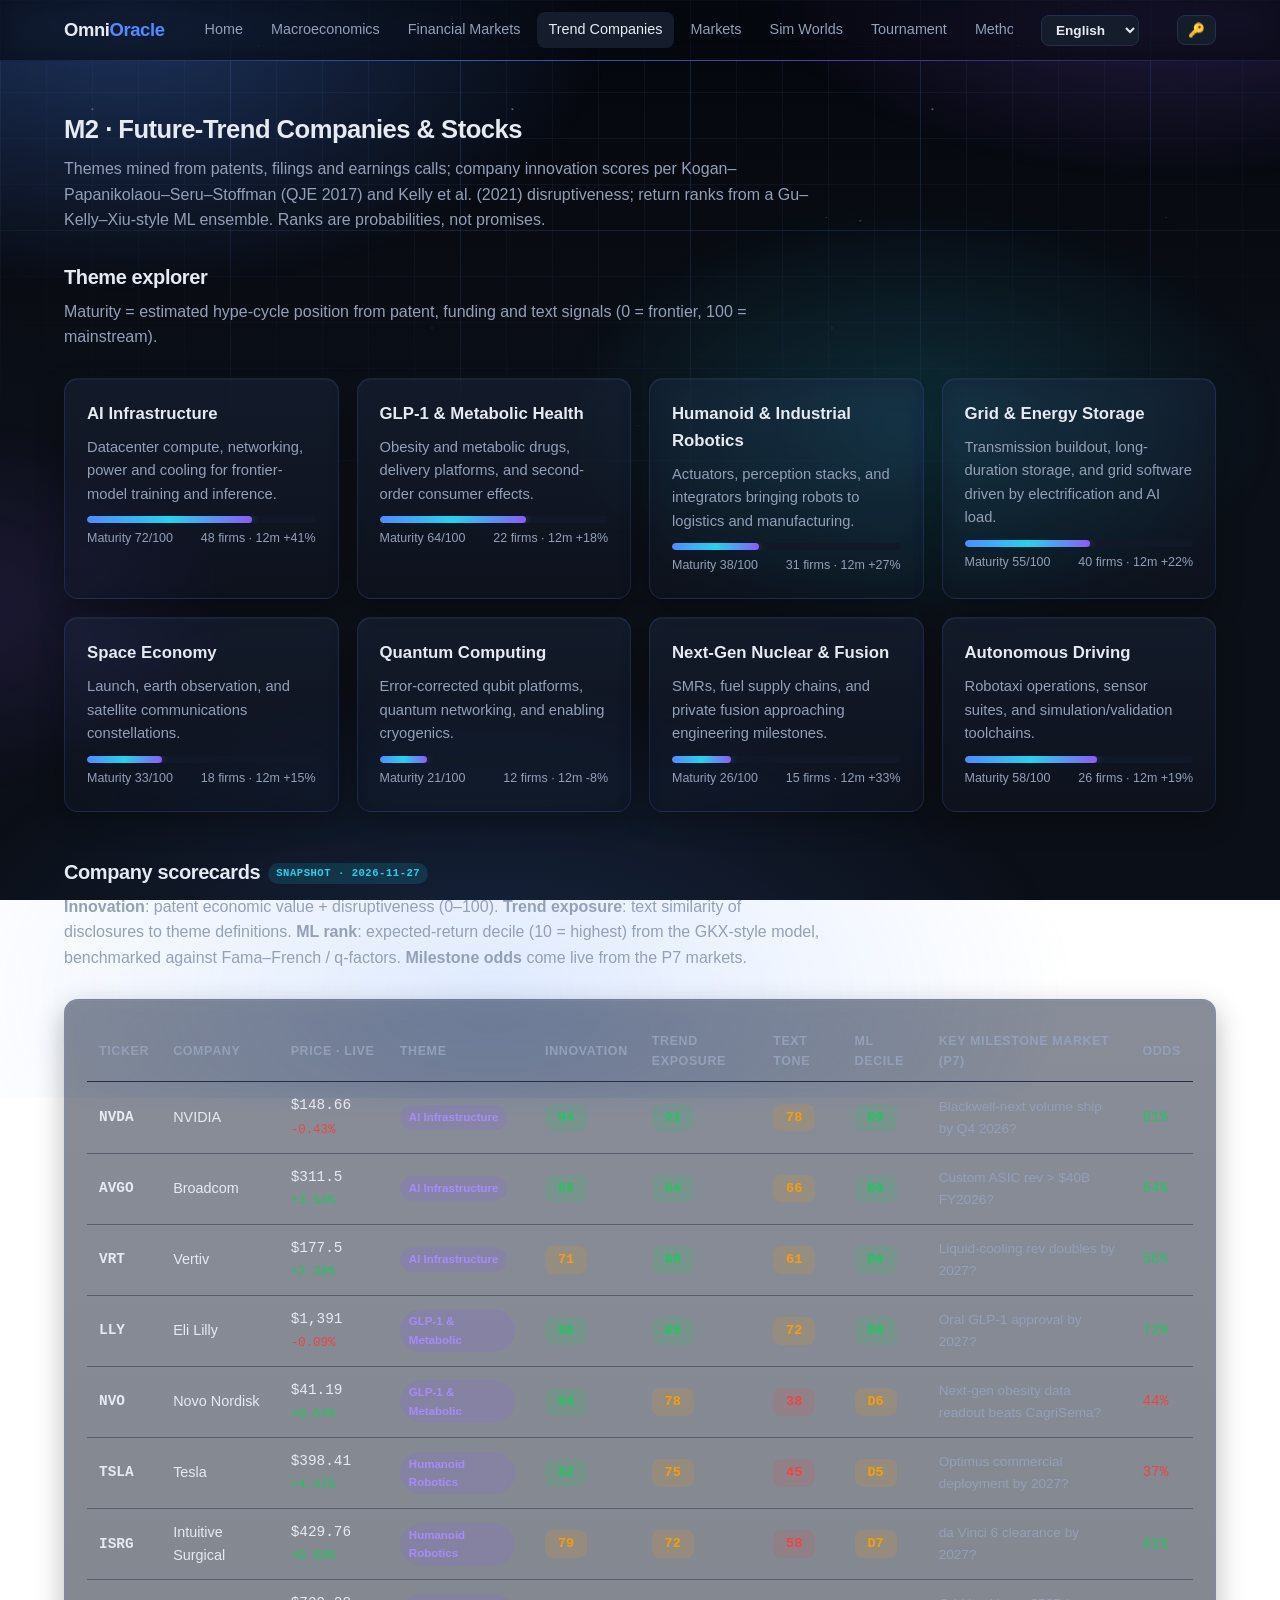
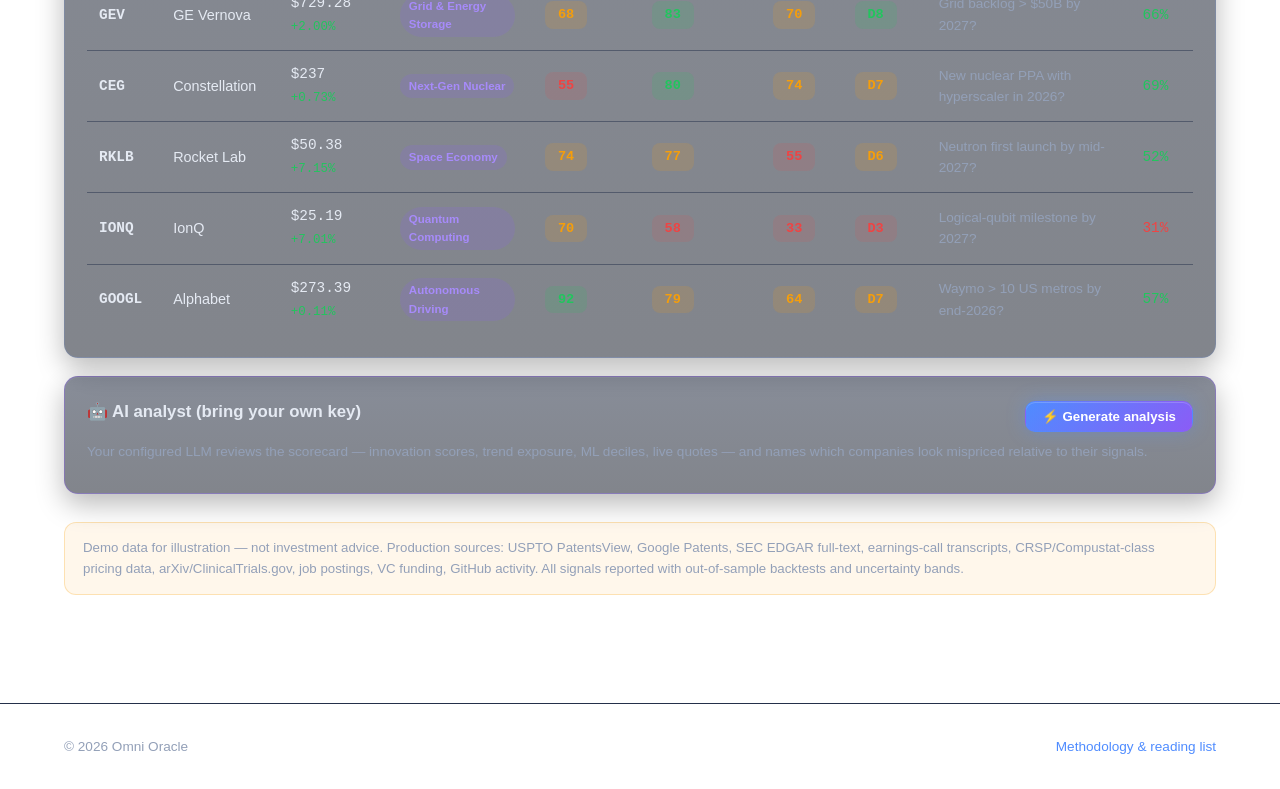
<file: trends.html>
<!DOCTYPE html>
<html lang="en">
<head>
<meta charset="UTF-8" />
<meta http-equiv="Content-Security-Policy" content="default-src 'self'; script-src 'self' https://cdn.jsdelivr.net; style-src 'self' 'unsafe-inline'; img-src 'self' data:; connect-src 'self' https:; manifest-src 'self'; worker-src 'self'; object-src 'none'; base-uri 'self'; form-action 'self'" />
<meta name="viewport" content="width=device-width, initial-scale=1.0" />
<title>Future-Trend Companies — Omni Oracle</title>
<meta name="description" content="Emerging-theme explorer and company scorecards: patent-based innovation scores, trend exposure and machine-learning return deciles." />
<link rel="canonical" href="https://presleyzhou.github.io/omni-oracle/trends.html" />
<meta name="theme-color" content="#0b0f17" />
<link rel="manifest" href="manifest.webmanifest" />
<meta property="og:type" content="website" />
<meta property="og:site_name" content="Omni Oracle" />
<meta property="og:title" content="Future-Trend Companies — Omni Oracle" />
<meta property="og:description" content="Emerging-theme explorer and company scorecards: patent-based innovation scores, trend exposure and machine-learning return deciles." />
<meta property="og:url" content="https://presleyzhou.github.io/omni-oracle/trends.html" />
<meta name="twitter:card" content="summary" />
<link rel="icon" href="data:image/svg+xml,<svg xmlns=%22http://www.w3.org/2000/svg%22 viewBox=%220 0 100 100%22><text y=%22.9em%22 font-size=%2290%22>🔮</text></svg>" />
<link rel="stylesheet" href="css/style.css?v=46" />
</head>
<body>

<nav aria-label="Main">
  <div class="nav-inner">
    <a class="logo" href="index.html">Omni<span>Oracle</span></a>
    <div class="nav-links">
      <a href="index.html" data-i18n="nav.home">Home</a>
      <a href="macro.html" data-i18n="nav.macro">Macro &amp; Finance</a>
      <a href="finance.html" data-i18n="nav.fin">Financial Markets</a>
      <a href="trends.html" data-i18n="nav.trends">Trend Companies</a>
      <a href="markets.html" data-i18n="nav.markets">Markets</a>
      <a href="simworld.html" data-i18n="nav.sim">Sim Worlds</a>
      <a href="tournament.html" data-i18n="nav.tournament">Tournament</a>
      <a href="methodology.html" data-i18n="nav.method">Methodology</a>
    </div>
  </div>
</nav>

<section>
  <div class="container">
    <h1 class="section-title" data-i18n="tr.title">M2 · Future-Trend Companies &amp; Stocks</h1>
    <p class="section-sub" data-i18n="tr.sub">Themes mined from patents, filings and earnings calls; company innovation scores per Kogan–Papanikolaou–Seru–Stoffman (QJE 2017) and Kelly et al. (2021) disruptiveness; return ranks from a Gu–Kelly–Xiu-style ML ensemble. Ranks are probabilities, not promises.</p>

    <h2 class="section-title" style="font-size:1.25rem;" data-i18n="tr.themes.title">Theme explorer</h2>
    <p class="section-sub" data-i18n="tr.themes.sub">Maturity = estimated hype-cycle position from patent, funding and text signals (0 = frontier, 100 = mainstream).</p>
    <div class="grid grid-4" id="themeGrid"></div>

    <h2 class="section-title" id="scoreCard" style="font-size:1.25rem; margin-top:44px;" data-i18n="tr.score.title">Company scorecards</h2>
    <p class="section-sub" data-i18n="tr.score.sub"><strong>Innovation</strong>: patent economic value + disruptiveness (0–100). <strong>Trend exposure</strong>: text similarity of disclosures to theme definitions. <strong>ML rank</strong>: expected-return decile (10 = highest) from the GKX-style model, benchmarked against Fama–French / q-factors. <strong>Milestone odds</strong> come live from the P7 markets.</p>
    <div class="card" style="overflow-x:auto;">
      <table id="companyTable">
        <thead>
          <tr>
            <th scope="col" data-i18n="tr.th.ticker">Ticker</th><th scope="col" data-i18n="tr.th.company">Company</th><th scope="col" data-i18n="tr.th.px">Price · LIVE</th><th scope="col" data-i18n="tr.th.theme">Theme</th>
            <th scope="col" data-i18n="tr.th.innov">Innovation</th><th scope="col" data-i18n="tr.th.trend">Trend exposure</th><th scope="col" data-i18n="tr.th.tone">Text tone</th><th scope="col" data-i18n="tr.th.decile">ML decile</th>
            <th scope="col" data-i18n="tr.th.milestone">Key milestone market (P7)</th><th scope="col" data-i18n="tr.th.odds">Odds</th>
          </tr>
        </thead>
        <tbody></tbody>
      </table>
    </div>

    <div class="card" style="margin-top:18px; border-color:rgba(139,92,246,0.35);">
      <div style="display:flex; justify-content:space-between; align-items:center; gap:12px; flex-wrap:wrap;">
        <h3 data-i18n="ai.an.title">🤖 AI analyst (bring your own key)</h3>
        <button class="btn btn-primary" id="anRun" style="padding:7px 16px; font-size:0.83rem;" data-i18n="ai.an.run">⚡ Generate analysis</button>
      </div>
      <p style="margin:8px 0; font-size:0.85rem;" data-i18n="ai.an.trends">Your configured LLM reviews the scorecard — innovation scores, trend exposure, ML deciles, live quotes — and names which companies look mispriced relative to their signals.</p>
      <span id="anStatus" aria-live="polite" style="font-size:0.82rem; color:var(--text-dim);"></span>
      <div id="anOut" class="hide" style="margin-top:12px; padding:14px; border-radius:10px; background:rgba(139,92,246,0.08); border:1px solid rgba(139,92,246,0.3); font-size:0.9rem; color:var(--text-dim); white-space:pre-wrap;"></div>
    </div>

    <div class="disclaimer" data-i18n="tr.disclaimer">Demo data for illustration — not investment advice. Production sources: USPTO PatentsView, Google Patents, SEC EDGAR full-text, earnings-call transcripts, CRSP/Compustat-class pricing data, arXiv/ClinicalTrials.gov, job postings, VC funding, GitHub activity. All signals reported with out-of-sample backtests and uncertainty bands.</div>
  </div>
</section>

<footer>
  <div class="container footer-inner">
    <div data-i18n="footer.copy">© 2026 Omni Oracle</div>
    <div><a href="methodology.html" data-i18n="footer.method">Methodology &amp; reading list</a></div>
  </div>
</footer>

<script src="js/data.js?v=46"></script>
<script src="js/i18n.js?v=46"></script>
<script src="js/app.js?v=46"></script>
<script src="js/pages/trends.js?v=46"></script>
</body>
</html>
</file>
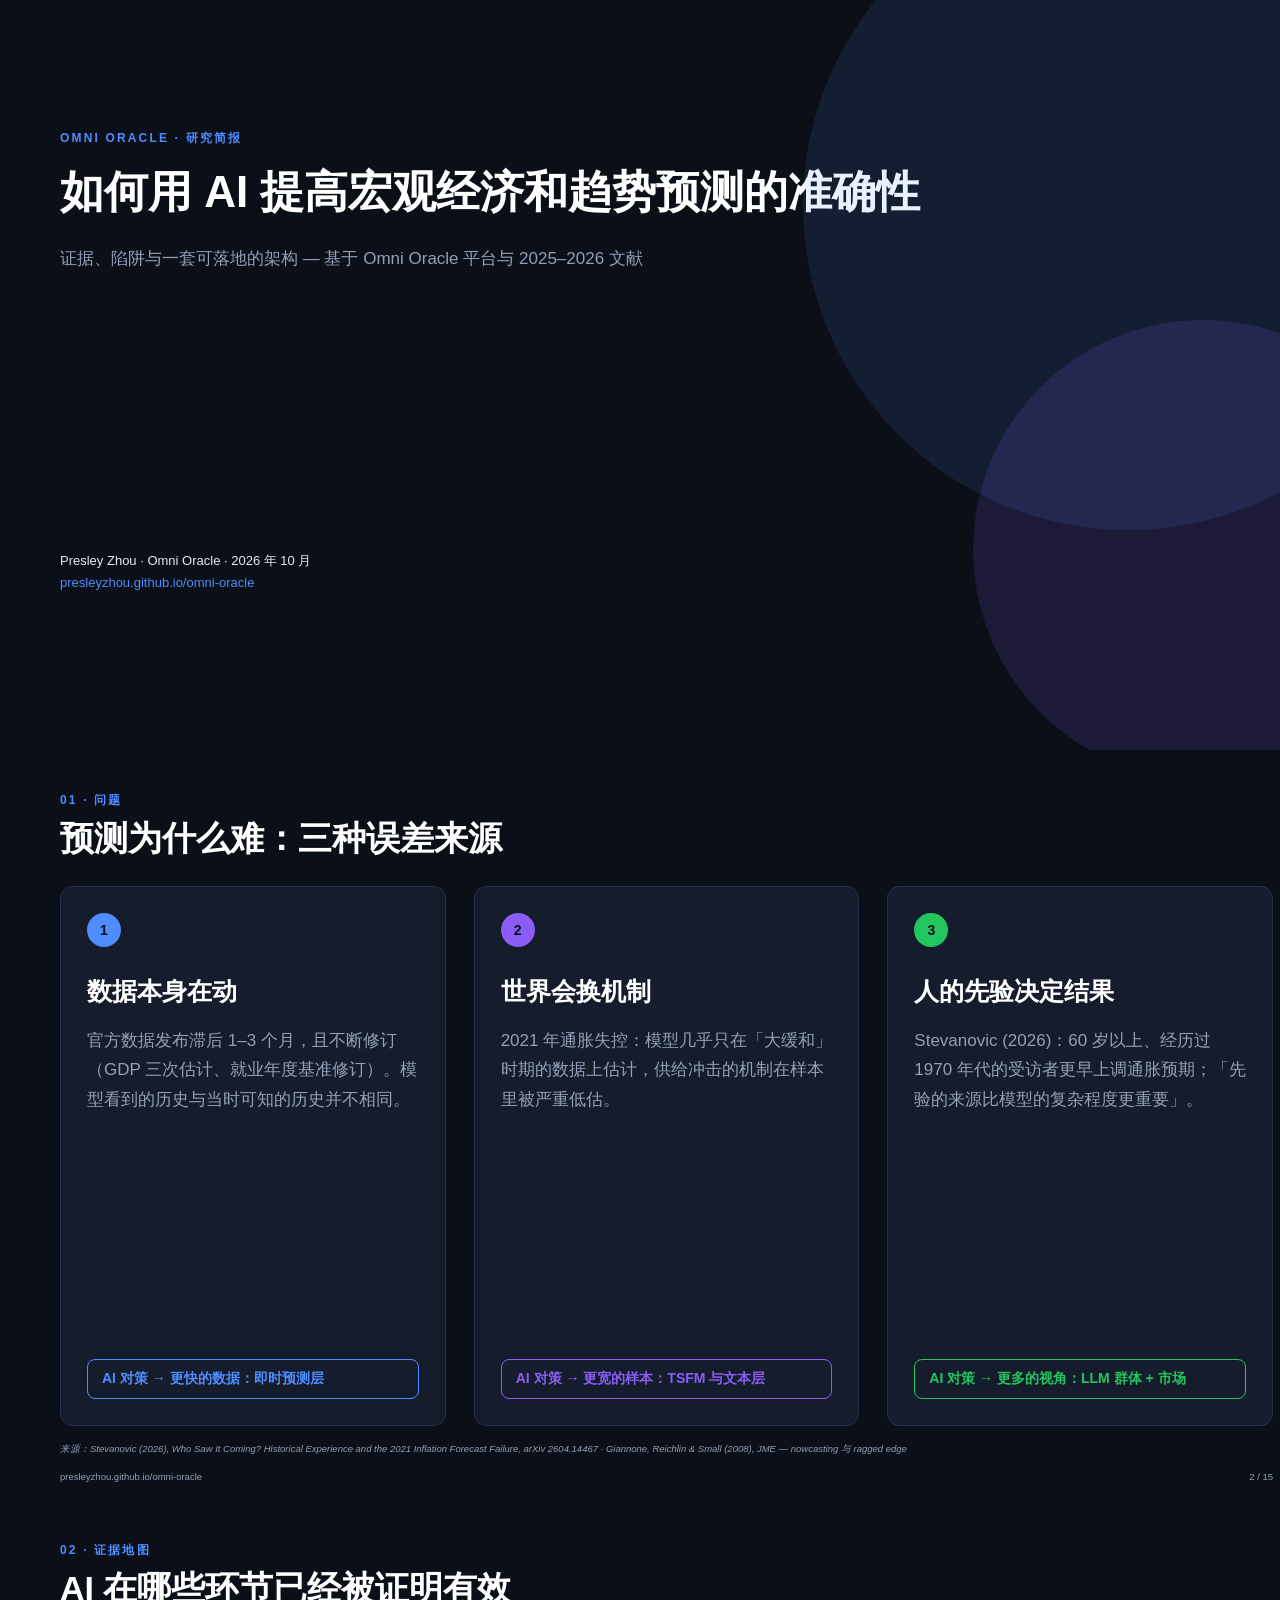
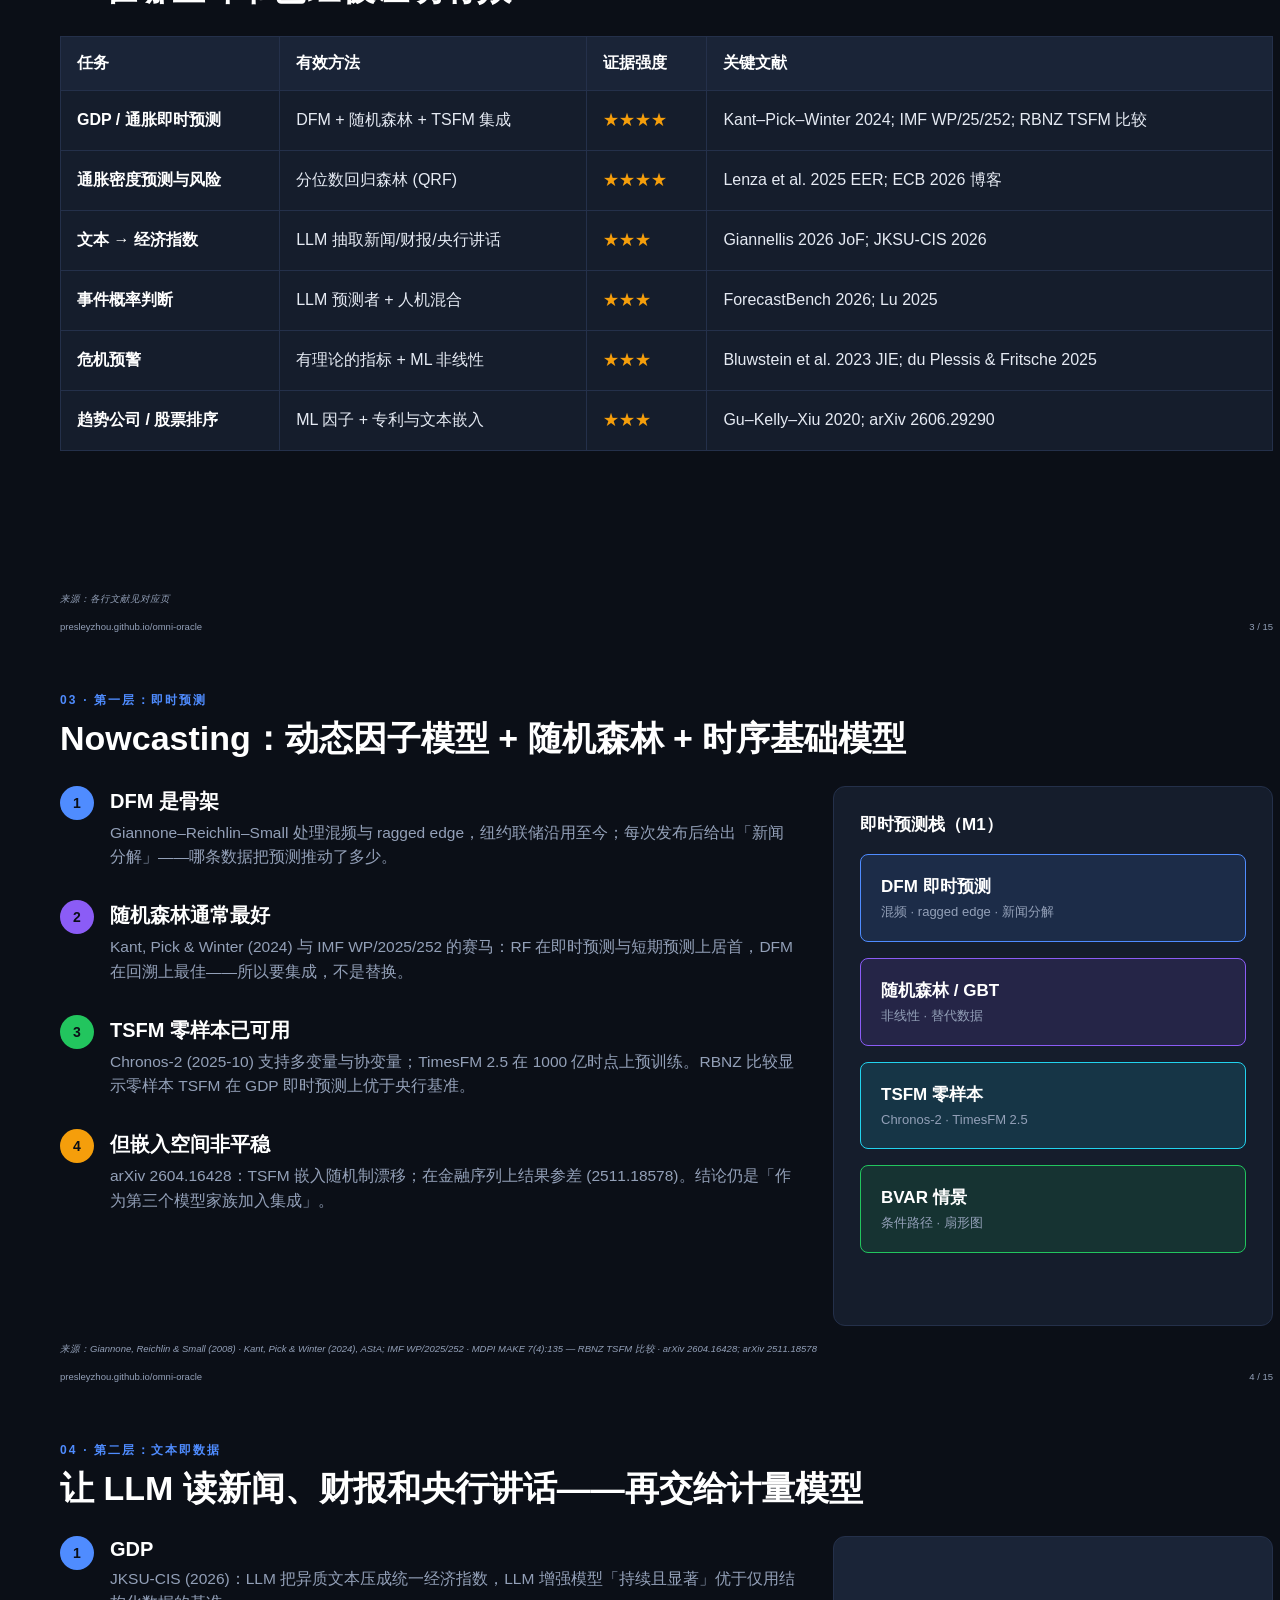
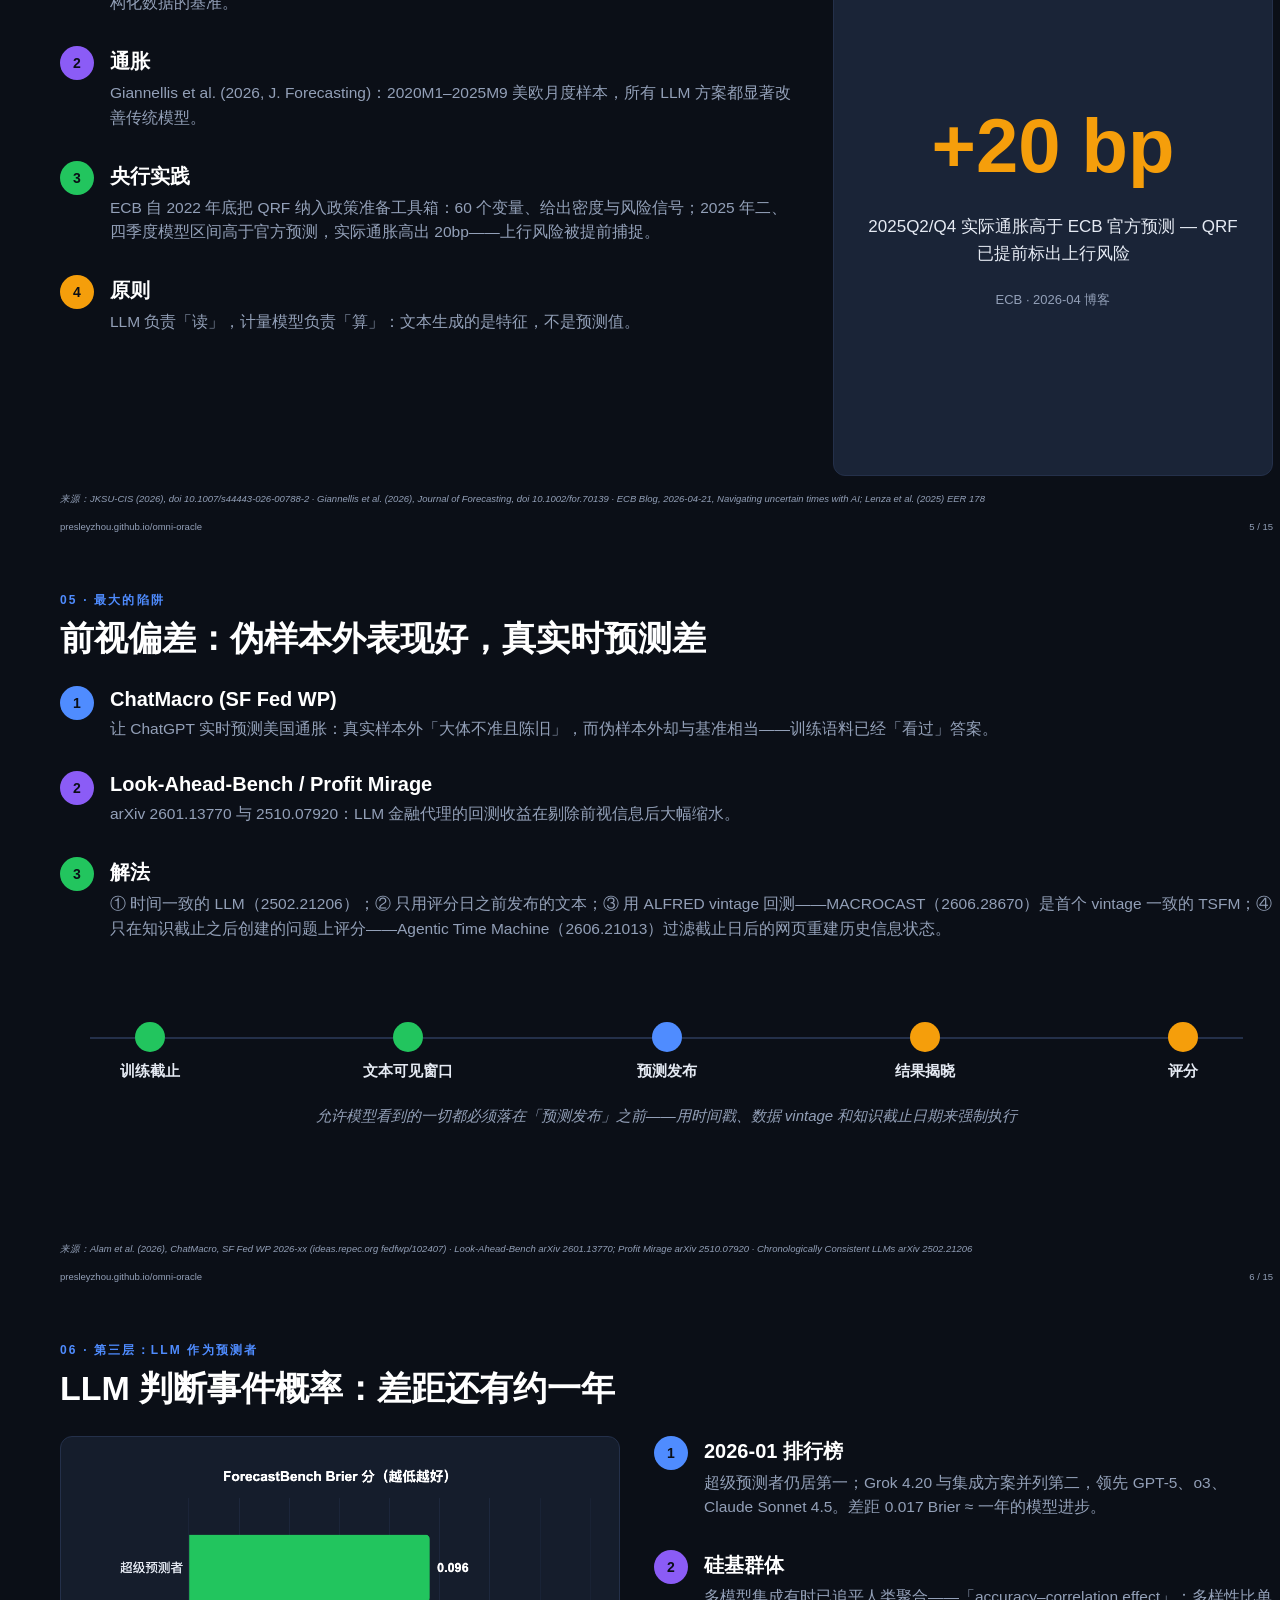
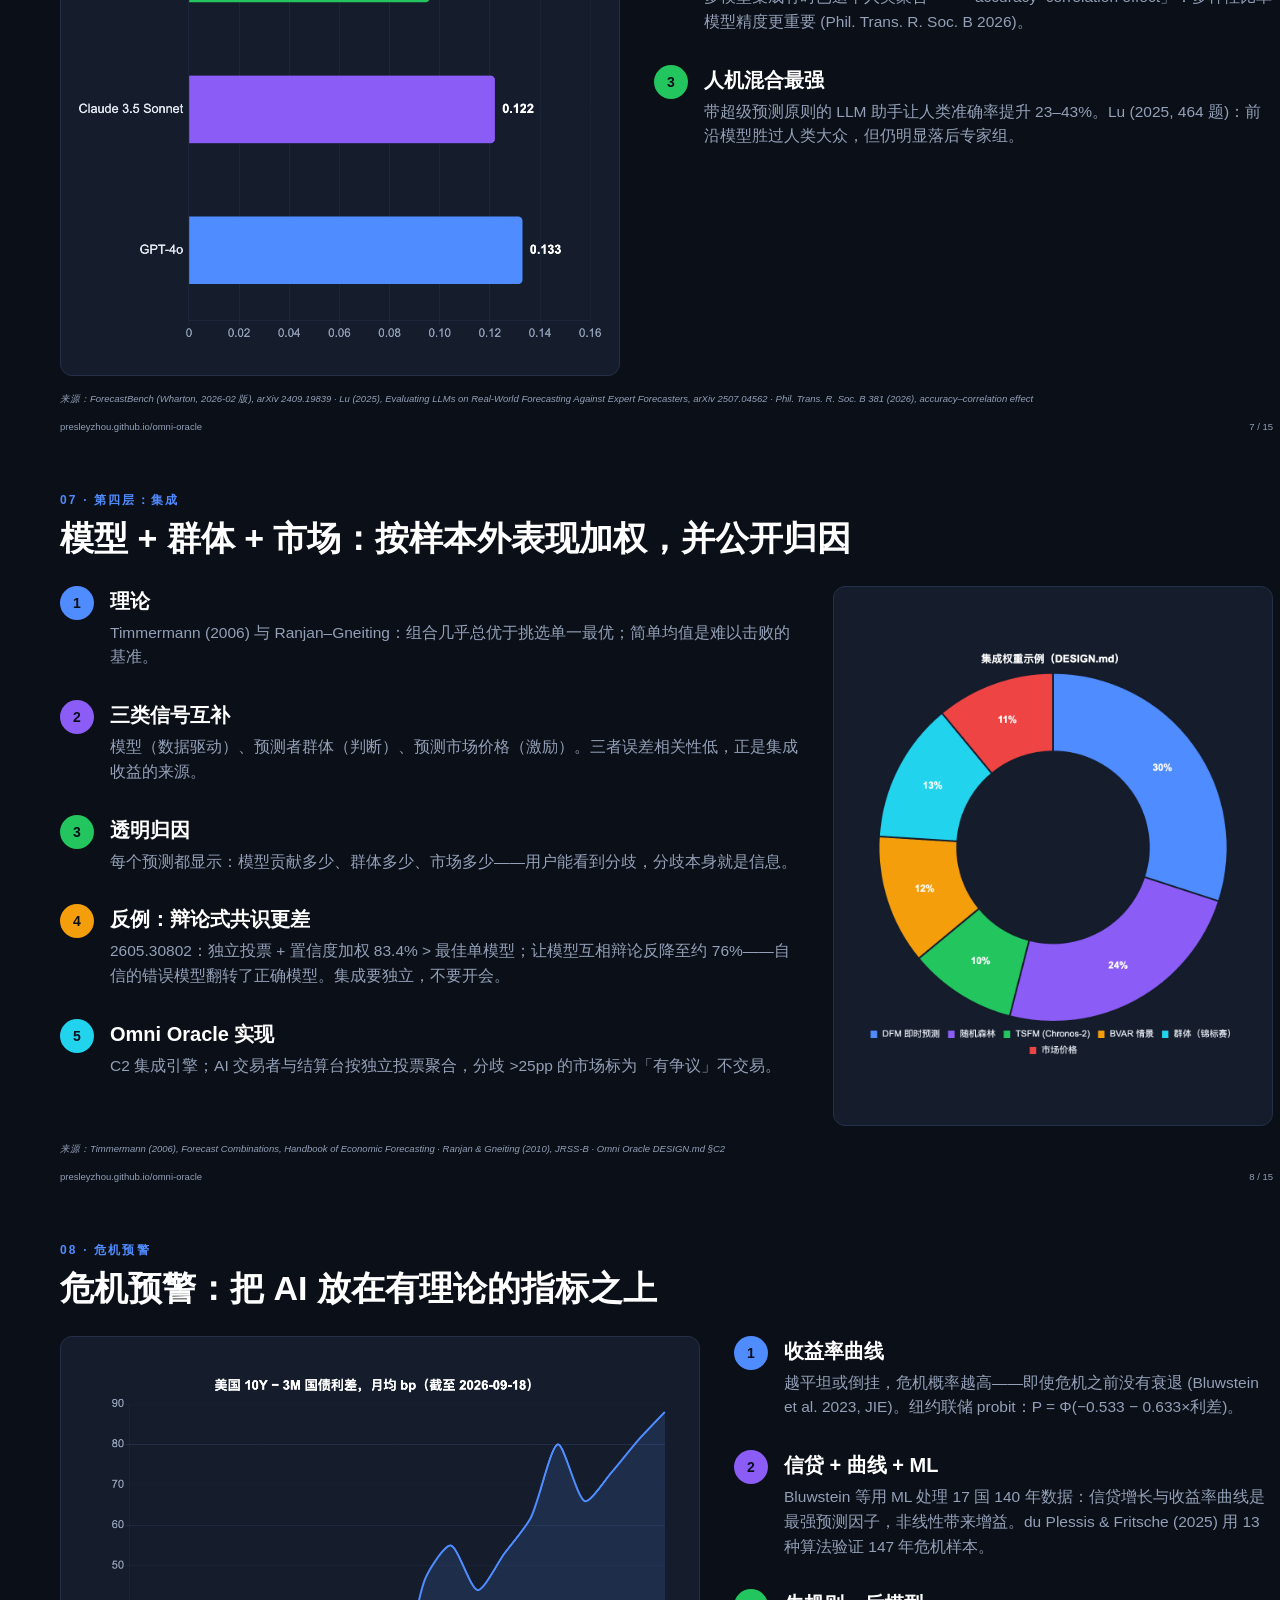
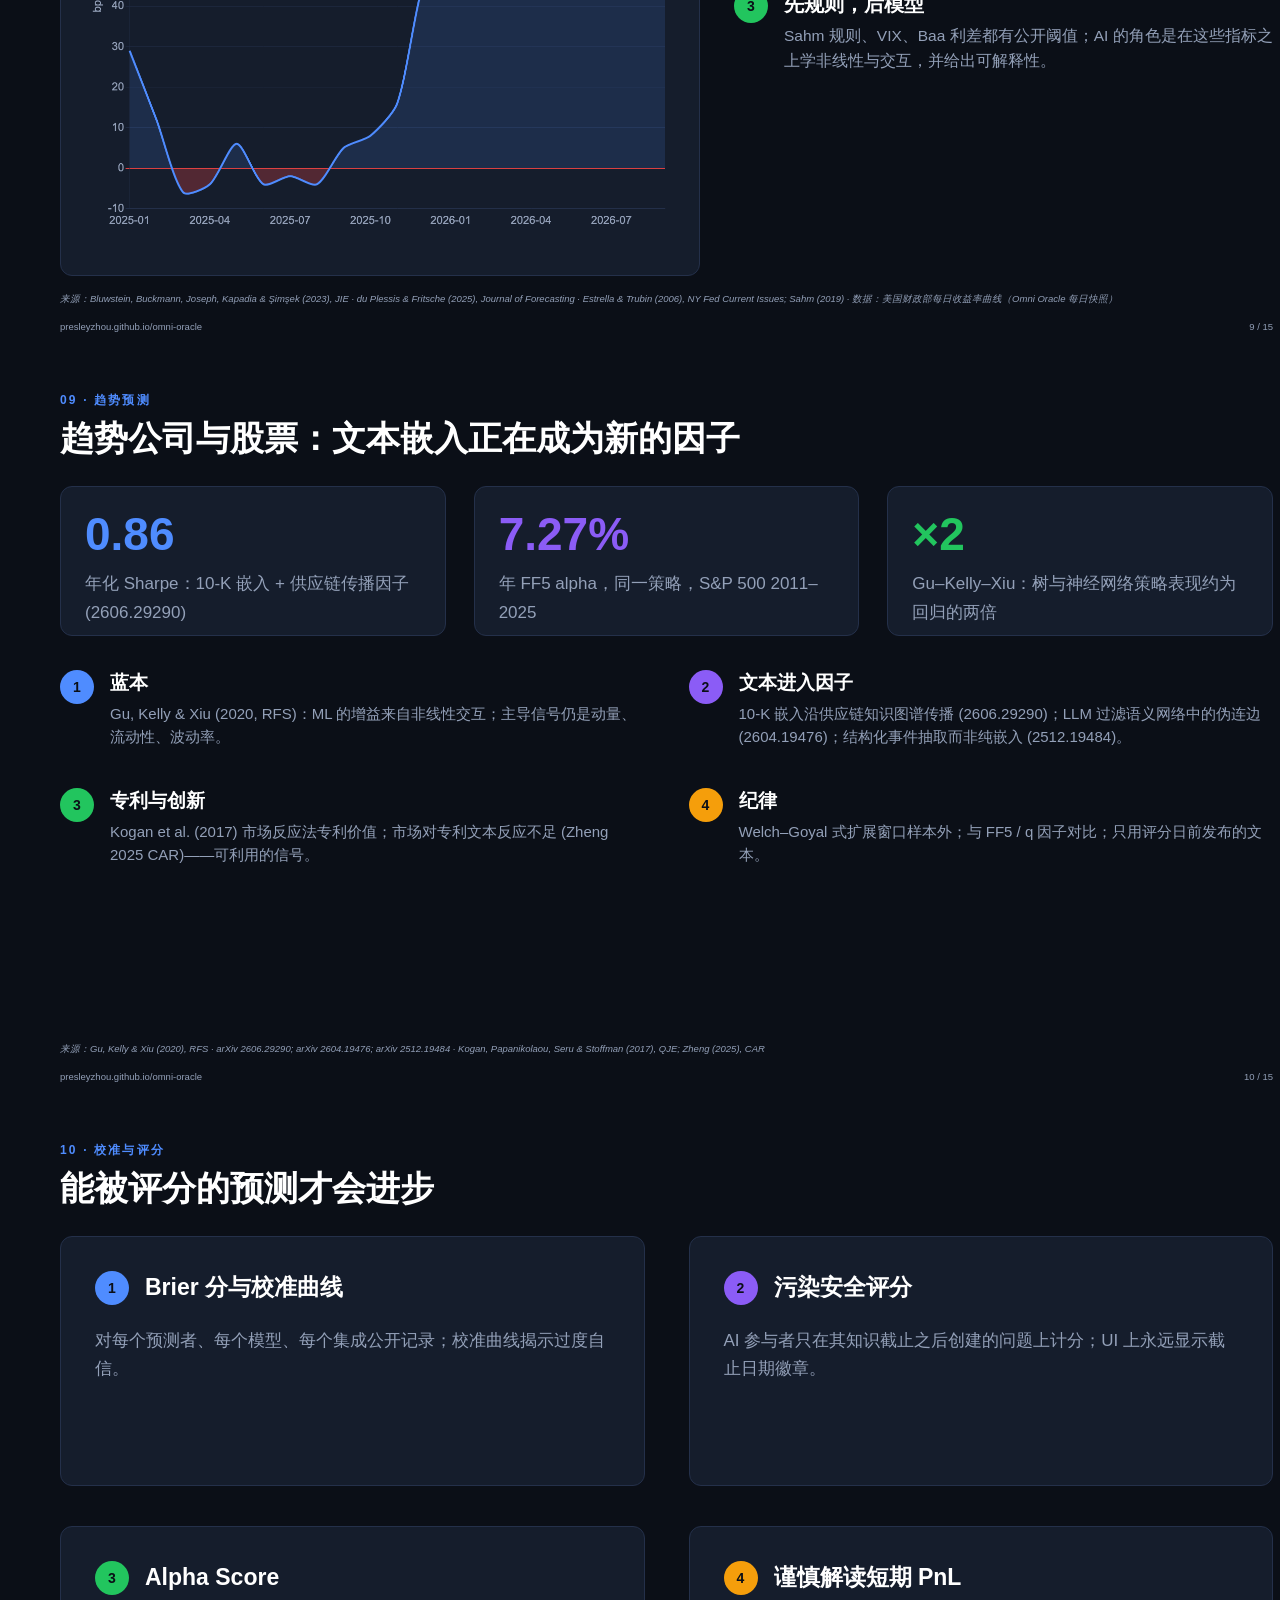
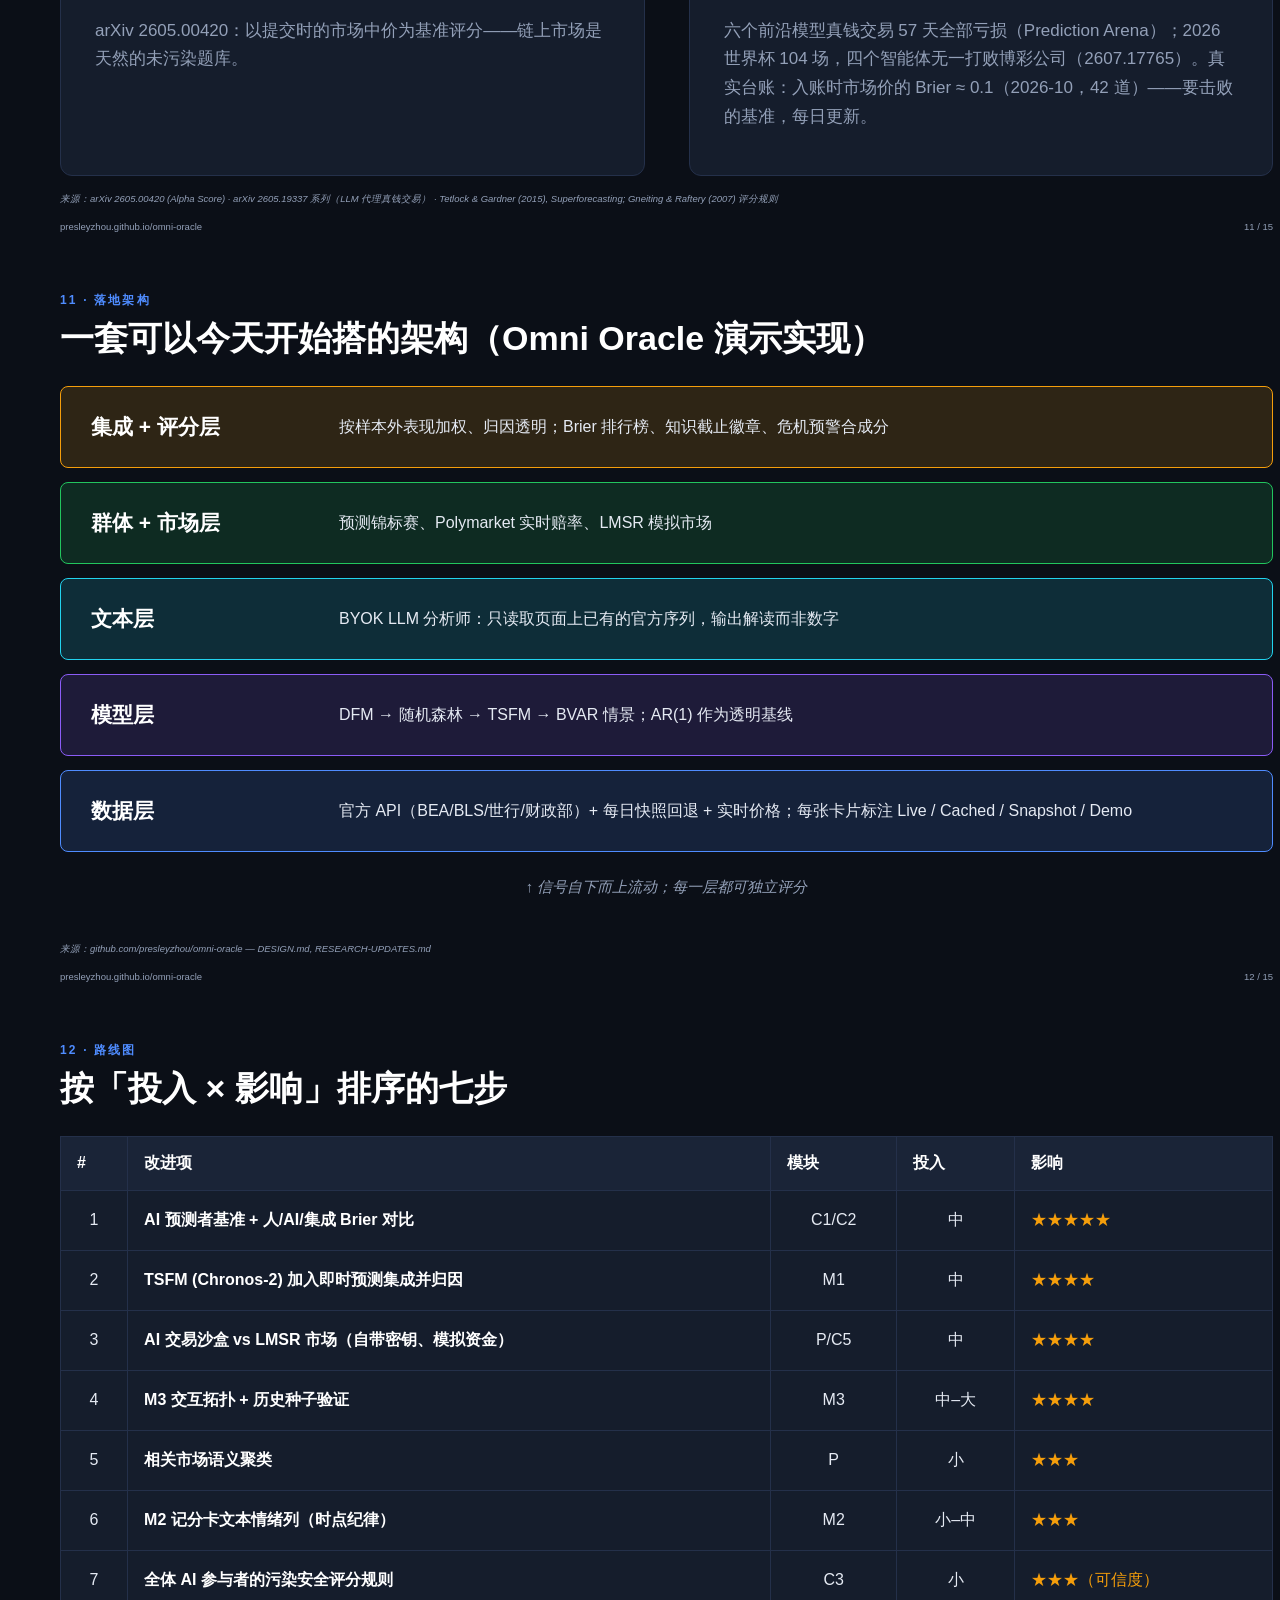
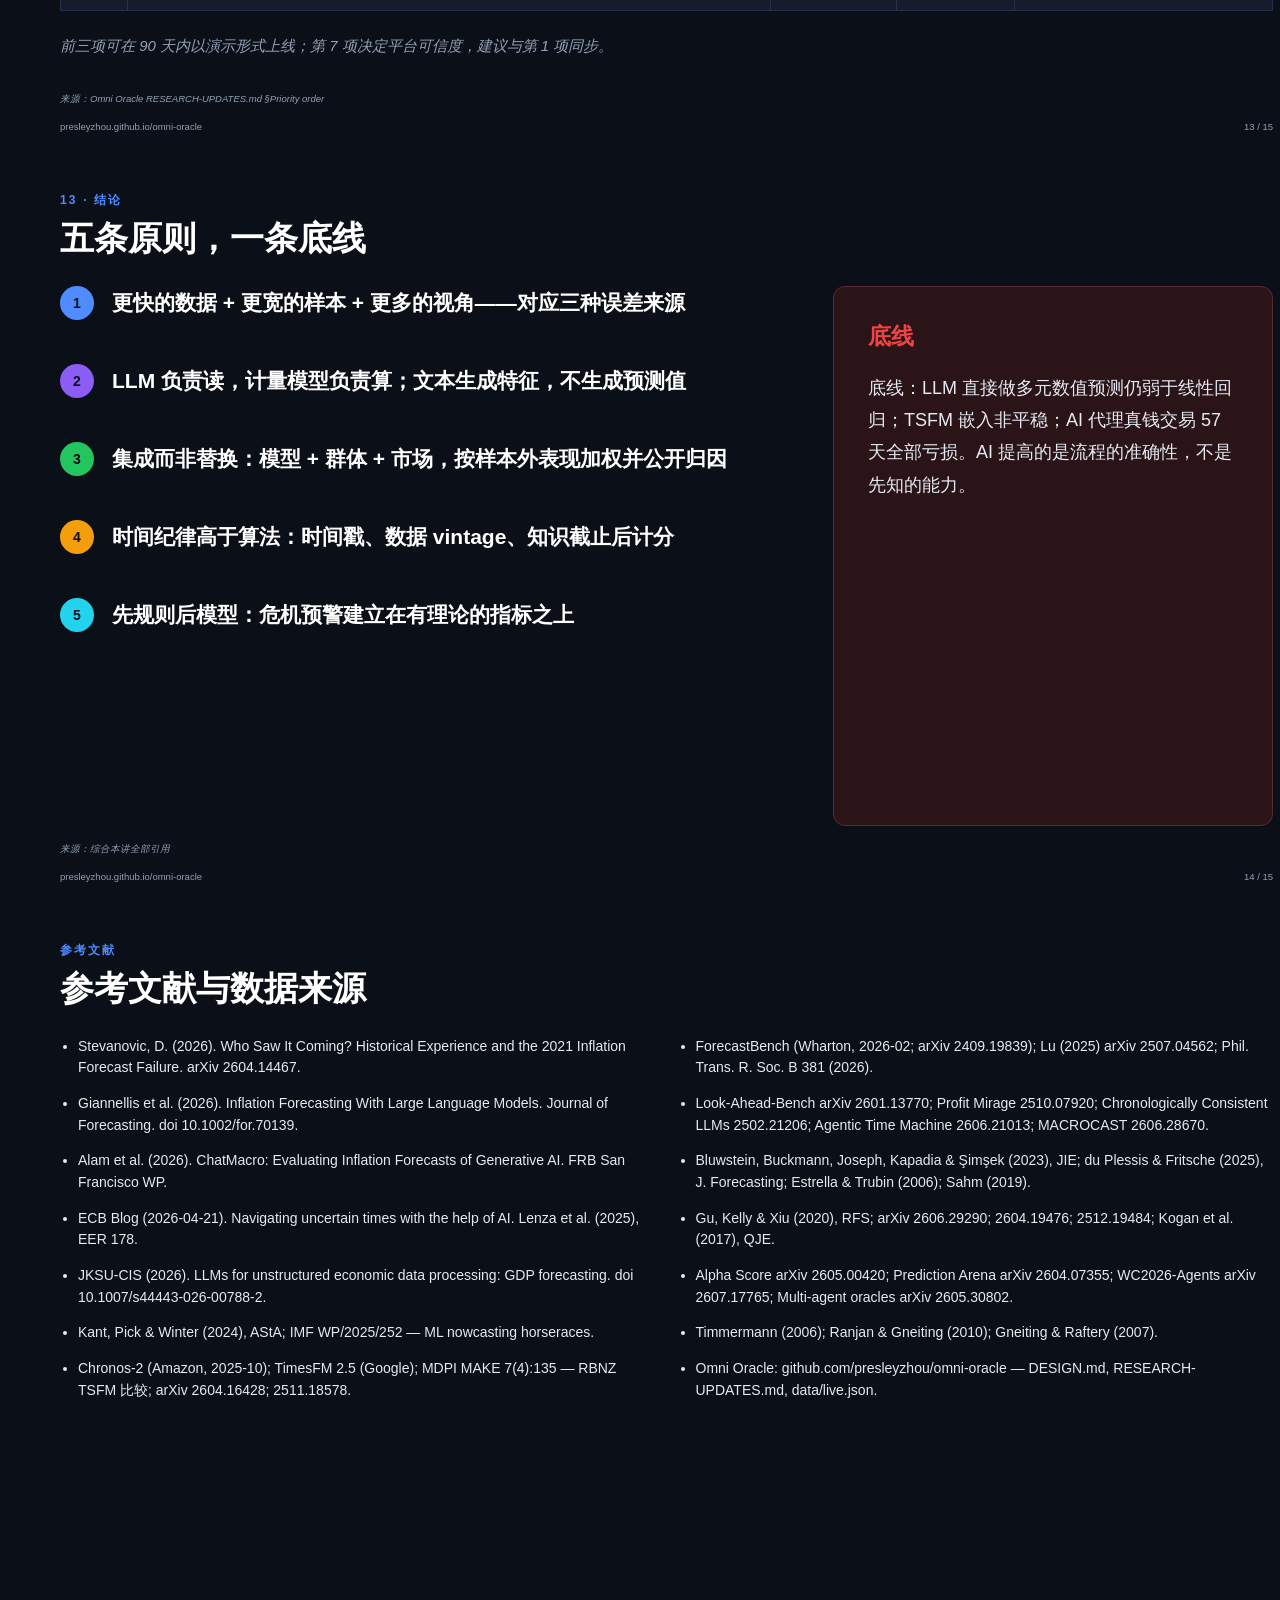
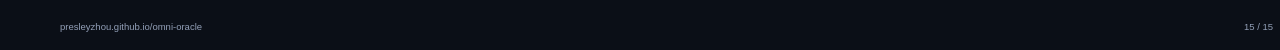
<file: docs/deck/deck.html>
<!doctype html><html lang="zh-CN"><head><meta charset="utf-8"><title>如何用 AI 提高宏观经济和趋势预测的准确性</title><style>
@page { size: 13.333in 7.5in; margin: 0; }
* { box-sizing: border-box; margin: 0; padding: 0; }
html, body { background: #0B0F17; color: #E5EAF3; font-family: "PingFang SC", "Helvetica Neue", Arial, sans-serif; }
.slide { position: relative; width: 1333px; height: 750px; padding: 42px 60px 0; background: #0B0F17; overflow: hidden; page-break-after: always; break-after: page; }
.kicker { color: #4F8CFF; font-size: 12px; font-weight: 700; letter-spacing: .18em; }
h2 { font-size: 34px; color: #fff; margin: 8px 0 26px; line-height: 1.25; }
.body { height: 540px; }
.src { position: absolute; left: 60px; right: 60px; bottom: 44px; font-size: 9.5px; color: #93A0B8; font-style: italic; }
.foot { position: absolute; left: 60px; right: 60px; bottom: 18px; display: flex; justify-content: space-between; font-size: 9.5px; color: #93A0B8; }
.title { padding-top: 130px; } .title h1 { font-size: 44px; color: #fff; width: 880px; line-height: 1.3; margin: 16px 0 26px; }
.title .sub { font-size: 17px; color: #93A0B8; width: 820px; line-height: 1.5; } .title .meta { position: absolute; top: 550px; font-size: 13px; line-height: 1.7; } .link { color: #4F8CFF; }
.orb { position: absolute; border-radius: 50%; } .orb.a { width: 650px; height: 650px; right: -120px; top: -120px; background: rgba(79,140,255,.12); } .orb.b { width: 460px; height: 460px; right: -100px; top: 320px; background: rgba(139,92,246,.14); }
.num { display: inline-flex; width: 34px; height: 34px; border-radius: 50%; color: #0B0F17; font-weight: 700; font-size: 14px; align-items: center; justify-content: center; flex: none; }
.rows .row { display: flex; gap: 16px; margin-bottom: 30px; } .rows b { display: block; font-size: 20px; color: #fff; margin: 2px 0 6px; } .rows p { font-size: 15.5px; color: #93A0B8; line-height: 1.6; }
.rows.tight .row { margin-bottom: 30px; }
.card { background: #151D2C; border: 1px solid #24304A; border-radius: 12px; padding: 26px; }
.cards3 { display: grid; grid-template-columns: repeat(3, 1fr); gap: 28px; height: 100%; } .cards3 .card h3 { font-size: 25px; color: #fff; margin: 28px 0 18px; } .cards3 .card p { font-size: 17px; color: #93A0B8; line-height: 1.75; }
.two { display: grid; grid-template-columns: 1fr 440px; gap: 34px; height: 100%; } .two.rev { grid-template-columns: 560px 1fr; } .two.wide { grid-template-columns: 640px 1fr; }
.card.img { display: flex; align-items: center; justify-content: center; padding: 16px; height: 100%; } .card.img img { max-width: 100%; max-height: 100%; object-fit: contain; border-radius: 8px; }
.stack h4 { color: #fff; font-size: 17px; margin-bottom: 18px; } .layer { border: 1px solid; border-radius: 8px; padding: 20px 20px; margin-bottom: 16px; } .layer b { display: block; color: #fff; font-size: 17px; margin-bottom: 4px; } .layer span { font-size: 13px; color: #93A0B8; }
.layer.wide { display: flex; align-items: center; gap: 28px; padding: 26px 30px; margin-bottom: 14px; } .layer.wide b { font-size: 21px; width: 220px; flex: none; margin: 0; } .layer.wide span { font-size: 16px; color: #E5EAF3; line-height: 1.5; }
.card.stat { background: #1A2437; text-align: center; display: flex; flex-direction: column; justify-content: center; } .big { font-size: 76px; font-weight: 800; } .amber { color: #F59E0B; } .card.stat p { font-size: 17px; margin: 24px 0; line-height: 1.6; } .dim { color: #93A0B8; font-size: 13px; }
.timeline { display: flex; justify-content: space-between; margin: 80px 30px 0; position: relative; } .timeline:before { content: ""; position: absolute; left: 0; right: 0; top: 15px; height: 2px; background: #24304A; }
.tp { text-align: center; position: relative; width: 120px; } .dot { display: block; width: 30px; height: 30px; border-radius: 50%; margin: 0 auto 10px; } .tp b { font-size: 15px; }
.caption { text-align: center; color: #93A0B8; font-size: 15px; font-style: italic; margin-top: 26px; } .caption.left { text-align: left; }
table { width: 100%; border-collapse: collapse; font-size: 16px; } th { background: #1A2437; color: #fff; text-align: left; padding: 16px 16px; border: 1px solid #24304A; } td { padding: 19px 16px; border: 1px solid #24304A; background: #151D2C; vertical-align: middle; }
td.strong { color: #fff; font-weight: 700; } td.amber { color: #F59E0B; } td.c { text-align: center; }
.cards3.stats { height: auto; grid-auto-rows: 150px; margin-bottom: 34px; } .stats .card { padding: 20px 24px; } .stats .big { font-size: 46px; } .stats p { font-size: 14px; color: #93A0B8; line-height: 1.45; margin-top: 8px; }
.grid2 { display: grid; grid-template-columns: 1fr 1fr; gap: 40px 44px; } .grid2 .row { display: flex; gap: 16px; } .grid2 b { display: block; color: #fff; font-size: 19px; margin-bottom: 6px; } .grid2 p { font-size: 15px; color: #93A0B8; line-height: 1.55; }
.grid2.cards { height: 100%; grid-auto-rows: 1fr; } .grid2.cards .card { padding: 34px; } .grid2.cards .ch { display: flex; align-items: center; gap: 16px; margin-bottom: 22px; } .grid2.cards h3 { font-size: 23px; color: #fff; } .grid2.cards p { font-size: 17px; line-height: 1.7; }
.princ .row { display: flex; align-items: center; gap: 18px; margin-bottom: 44px; } .princ b { font-size: 21px; color: #fff; line-height: 1.5; }
.card.red { background: #2A1418; border-color: #5a2a30; } .card.red { padding: 34px; } .card.red h3 { color: #EF4444; font-size: 23px; margin-bottom: 20px; } .card.red p { font-size: 18px; line-height: 1.8; }
.card.why { position: relative; padding-bottom: 80px; } .chip { position: absolute; left: 26px; right: 26px; bottom: 26px; border: 1px solid; border-radius: 8px; padding: 10px 14px; font-size: 14px; font-weight: 600; }
.refs { columns: 2; column-gap: 40px; font-size: 14px; line-height: 1.55; padding-left: 18px; } .refs li { margin-bottom: 14px; break-inside: avoid; }
</style></head><body><section class="slide title" id="s1"><div class="orb a"></div><div class="orb b"></div>
  <div class="kicker">OMNI ORACLE · 研究简报</div><h1>如何用 AI 提高宏观经济和趋势预测的准确性</h1><p class="sub">证据、陷阱与一套可落地的架构 — 基于 Omni Oracle 平台与 2025–2026 文献</p>
  <p class="meta">Presley Zhou · Omni Oracle · 2026 年 10 月<br><span class="link">presleyzhou.github.io/omni-oracle</span></p></section><section class="slide" id="s2">
  <div class="kicker">01 · 问题</div><h2>预测为什么难：三种误差来源</h2>
  <div class="body"><div class="cards3"><div class="card why"><span class="num" style="background:#4F8CFF">1</span><h3>数据本身在动</h3><p>官方数据发布滞后 1–3 个月，且不断修订（GDP 三次估计、就业年度基准修订）。模型看到的历史与当时可知的历史并不相同。</p><div class="chip" style="color:#4F8CFF;border-color:#4F8CFF">AI 对策 → 更快的数据：即时预测层</div></div><div class="card why"><span class="num" style="background:#8B5CF6">2</span><h3>世界会换机制</h3><p>2021 年通胀失控：模型几乎只在「大缓和」时期的数据上估计，供给冲击的机制在样本里被严重低估。</p><div class="chip" style="color:#8B5CF6;border-color:#8B5CF6">AI 对策 → 更宽的样本：TSFM 与文本层</div></div><div class="card why"><span class="num" style="background:#22C55E">3</span><h3>人的先验决定结果</h3><p>Stevanovic (2026)：60 岁以上、经历过 1970 年代的受访者更早上调通胀预期；「先验的来源比模型的复杂程度更重要」。</p><div class="chip" style="color:#22C55E;border-color:#22C55E">AI 对策 → 更多的视角：LLM 群体 + 市场</div></div></div></div>
  <div class="src">来源：Stevanovic (2026), Who Saw It Coming? Historical Experience and the 2021 Inflation Forecast Failure, arXiv 2604.14467 · Giannone, Reichlin &amp; Small (2008), JME — nowcasting 与 ragged edge</div>
  <div class="foot"><span>presleyzhou.github.io/omni-oracle</span><span>2 / 15</span></div></section><section class="slide" id="s3">
  <div class="kicker">02 · 证据地图</div><h2>AI 在哪些环节已经被证明有效</h2>
  <div class="body"><table><thead><tr><th>任务</th><th>有效方法</th><th>证据强度</th><th>关键文献</th></tr></thead><tbody><tr><td class="strong">GDP / 通胀即时预测</td><td class="">DFM + 随机森林 + TSFM 集成</td><td class="amber">★★★★</td><td class="">Kant–Pick–Winter 2024; IMF WP/25/252; RBNZ TSFM 比较</td></tr><tr><td class="strong">通胀密度预测与风险</td><td class="">分位数回归森林 (QRF)</td><td class="amber">★★★★</td><td class="">Lenza et al. 2025 EER; ECB 2026 博客</td></tr><tr><td class="strong">文本 → 经济指数</td><td class="">LLM 抽取新闻/财报/央行讲话</td><td class="amber">★★★</td><td class="">Giannellis 2026 JoF; JKSU-CIS 2026</td></tr><tr><td class="strong">事件概率判断</td><td class="">LLM 预测者 + 人机混合</td><td class="amber">★★★</td><td class="">ForecastBench 2026; Lu 2025</td></tr><tr><td class="strong">危机预警</td><td class="">有理论的指标 + ML 非线性</td><td class="amber">★★★</td><td class="">Bluwstein et al. 2023 JIE; du Plessis &amp; Fritsche 2025</td></tr><tr><td class="strong">趋势公司 / 股票排序</td><td class="">ML 因子 + 专利与文本嵌入</td><td class="amber">★★★</td><td class="">Gu–Kelly–Xiu 2020; arXiv 2606.29290</td></tr></tbody></table></div>
  <div class="src">来源：各行文献见对应页</div>
  <div class="foot"><span>presleyzhou.github.io/omni-oracle</span><span>3 / 15</span></div></section><section class="slide" id="s4">
  <div class="kicker">03 · 第一层：即时预测</div><h2>Nowcasting：动态因子模型 + 随机森林 + 时序基础模型</h2>
  <div class="body"><div class="two"><div><div class="rows "><div class="row"><span class="num" style="background:#4F8CFF">1</span><div><b>DFM 是骨架</b><p>Giannone–Reichlin–Small 处理混频与 ragged edge，纽约联储沿用至今；每次发布后给出「新闻分解」——哪条数据把预测推动了多少。</p></div></div><div class="row"><span class="num" style="background:#8B5CF6">2</span><div><b>随机森林通常最好</b><p>Kant, Pick &amp; Winter (2024) 与 IMF WP/2025/252 的赛马：RF 在即时预测与短期预测上居首，DFM 在回溯上最佳——所以要集成，不是替换。</p></div></div><div class="row"><span class="num" style="background:#22C55E">3</span><div><b>TSFM 零样本已可用</b><p>Chronos-2 (2025-10) 支持多变量与协变量；TimesFM 2.5 在 1000 亿时点上预训练。RBNZ 比较显示零样本 TSFM 在 GDP 即时预测上优于央行基准。</p></div></div><div class="row"><span class="num" style="background:#F59E0B">4</span><div><b>但嵌入空间非平稳</b><p>arXiv 2604.16428：TSFM 嵌入随机制漂移；在金融序列上结果参差 (2511.18578)。结论仍是「作为第三个模型家族加入集成」。</p></div></div></div></div><div class="card stack"><h4>即时预测栈（M1）</h4><div class="layer" style="border-color:#4F8CFF;background:#4F8CFF22"><b>DFM 即时预测</b><span>混频 · ragged edge · 新闻分解</span></div><div class="layer" style="border-color:#8B5CF6;background:#8B5CF622"><b>随机森林 / GBT</b><span>非线性 · 替代数据</span></div><div class="layer" style="border-color:#22D3EE;background:#22D3EE22"><b>TSFM 零样本</b><span>Chronos-2 · TimesFM 2.5</span></div><div class="layer" style="border-color:#22C55E;background:#22C55E22"><b>BVAR 情景</b><span>条件路径 · 扇形图</span></div></div></div></div>
  <div class="src">来源：Giannone, Reichlin &amp; Small (2008) · Kant, Pick &amp; Winter (2024), AStA; IMF WP/2025/252 · MDPI MAKE 7(4):135 — RBNZ TSFM 比较 · arXiv 2604.16428; arXiv 2511.18578</div>
  <div class="foot"><span>presleyzhou.github.io/omni-oracle</span><span>4 / 15</span></div></section><section class="slide" id="s5">
  <div class="kicker">04 · 第二层：文本即数据</div><h2>让 LLM 读新闻、财报和央行讲话——再交给计量模型</h2>
  <div class="body"><div class="two"><div><div class="rows "><div class="row"><span class="num" style="background:#4F8CFF">1</span><div><b>GDP</b><p>JKSU-CIS (2026)：LLM 把异质文本压成统一经济指数，LLM 增强模型「持续且显著」优于仅用结构化数据的基准。</p></div></div><div class="row"><span class="num" style="background:#8B5CF6">2</span><div><b>通胀</b><p>Giannellis et al. (2026, J. Forecasting)：2020M1–2025M9 美欧月度样本，所有 LLM 方案都显著改善传统模型。</p></div></div><div class="row"><span class="num" style="background:#22C55E">3</span><div><b>央行实践</b><p>ECB 自 2022 年底把 QRF 纳入政策准备工具箱：60 个变量、给出密度与风险信号；2025 年二、四季度模型区间高于官方预测，实际通胀高出 20bp——上行风险被提前捕捉。</p></div></div><div class="row"><span class="num" style="background:#F59E0B">4</span><div><b>原则</b><p>LLM 负责「读」，计量模型负责「算」：文本生成的是特征，不是预测值。</p></div></div></div></div><div class="card stat"><div class="big amber">+20 bp</div><p>2025Q2/Q4 实际通胀高于 ECB 官方预测 — QRF 已提前标出上行风险</p><span class="dim">ECB · 2026-04 博客</span></div></div></div>
  <div class="src">来源：JKSU-CIS (2026), doi 10.1007/s44443-026-00788-2 · Giannellis et al. (2026), Journal of Forecasting, doi 10.1002/for.70139 · ECB Blog, 2026-04-21, Navigating uncertain times with AI; Lenza et al. (2025) EER 178</div>
  <div class="foot"><span>presleyzhou.github.io/omni-oracle</span><span>5 / 15</span></div></section><section class="slide" id="s6">
  <div class="kicker">05 · 最大的陷阱</div><h2>前视偏差：伪样本外表现好，真实时预测差</h2>
  <div class="body"><div class="rows tight"><div class="row"><span class="num" style="background:#4F8CFF">1</span><div><b>ChatMacro (SF Fed WP)</b><p>让 ChatGPT 实时预测美国通胀：真实样本外「大体不准且陈旧」，而伪样本外却与基准相当——训练语料已经「看过」答案。</p></div></div><div class="row"><span class="num" style="background:#8B5CF6">2</span><div><b>Look-Ahead-Bench / Profit Mirage</b><p>arXiv 2601.13770 与 2510.07920：LLM 金融代理的回测收益在剔除前视信息后大幅缩水。</p></div></div><div class="row"><span class="num" style="background:#22C55E">3</span><div><b>解法</b><p>① 时间一致的 LLM（2502.21206）；② 只用评分日之前发布的文本；③ 用 ALFRED vintage 回测——MACROCAST（2606.28670）是首个 vintage 一致的 TSFM；④ 只在知识截止之后创建的问题上评分——Agentic Time Machine（2606.21013）过滤截止日后的网页重建历史信息状态。</p></div></div></div><div class="timeline"><div class="tp"><span class="dot" style="background:#22C55E"></span><b>训练截止</b></div><div class="tp"><span class="dot" style="background:#22C55E"></span><b>文本可见窗口</b></div><div class="tp"><span class="dot" style="background:#4F8CFF"></span><b>预测发布</b></div><div class="tp"><span class="dot" style="background:#F59E0B"></span><b>结果揭晓</b></div><div class="tp"><span class="dot" style="background:#F59E0B"></span><b>评分</b></div></div><p class="caption">允许模型看到的一切都必须落在「预测发布」之前——用时间戳、数据 vintage 和知识截止日期来强制执行</p></div>
  <div class="src">来源：Alam et al. (2026), ChatMacro, SF Fed WP 2026-xx (ideas.repec.org fedfwp/102407) · Look-Ahead-Bench arXiv 2601.13770; Profit Mirage arXiv 2510.07920 · Chronologically Consistent LLMs arXiv 2502.21206</div>
  <div class="foot"><span>presleyzhou.github.io/omni-oracle</span><span>6 / 15</span></div></section><section class="slide" id="s7">
  <div class="kicker">06 · 第三层：LLM 作为预测者</div><h2>LLM 判断事件概率：差距还有约一年</h2>
  <div class="body"><div class="two rev"><div class="card img"><img src="img/brier.png"></div><div><div class="rows "><div class="row"><span class="num" style="background:#4F8CFF">1</span><div><b>2026-01 排行榜</b><p>超级预测者仍居第一；Grok 4.20 与集成方案并列第二，领先 GPT-5、o3、Claude Sonnet 4.5。差距 0.017 Brier ≈ 一年的模型进步。</p></div></div><div class="row"><span class="num" style="background:#8B5CF6">2</span><div><b>硅基群体</b><p>多模型集成有时已追平人类聚合——「accuracy–correlation effect」：多样性比单模型精度更重要 (Phil. Trans. R. Soc. B 2026)。</p></div></div><div class="row"><span class="num" style="background:#22C55E">3</span><div><b>人机混合最强</b><p>带超级预测原则的 LLM 助手让人类准确率提升 23–43%。Lu (2025, 464 题)：前沿模型胜过人类大众，但仍明显落后专家组。</p></div></div></div></div></div></div>
  <div class="src">来源：ForecastBench (Wharton, 2026-02 版), arXiv 2409.19839 · Lu (2025), Evaluating LLMs on Real-World Forecasting Against Expert Forecasters, arXiv 2507.04562 · Phil. Trans. R. Soc. B 381 (2026), accuracy–correlation effect</div>
  <div class="foot"><span>presleyzhou.github.io/omni-oracle</span><span>7 / 15</span></div></section><section class="slide" id="s8">
  <div class="kicker">07 · 第四层：集成</div><h2>模型 + 群体 + 市场：按样本外表现加权，并公开归因</h2>
  <div class="body"><div class="two"><div><div class="rows "><div class="row"><span class="num" style="background:#4F8CFF">1</span><div><b>理论</b><p>Timmermann (2006) 与 Ranjan–Gneiting：组合几乎总优于挑选单一最优；简单均值是难以击败的基准。</p></div></div><div class="row"><span class="num" style="background:#8B5CF6">2</span><div><b>三类信号互补</b><p>模型（数据驱动）、预测者群体（判断）、预测市场价格（激励）。三者误差相关性低，正是集成收益的来源。</p></div></div><div class="row"><span class="num" style="background:#22C55E">3</span><div><b>透明归因</b><p>每个预测都显示：模型贡献多少、群体多少、市场多少——用户能看到分歧，分歧本身就是信息。</p></div></div><div class="row"><span class="num" style="background:#F59E0B">4</span><div><b>反例：辩论式共识更差</b><p>2605.30802：独立投票 + 置信度加权 83.4% > 最佳单模型；让模型互相辩论反降至约 76%——自信的错误模型翻转了正确模型。集成要独立，不要开会。</p></div></div><div class="row"><span class="num" style="background:#22D3EE">5</span><div><b>Omni Oracle 实现</b><p>C2 集成引擎；AI 交易者与结算台按独立投票聚合，分歧 >25pp 的市场标为「有争议」不交易。</p></div></div></div></div><div class="card img"><img src="img/weights.png"></div></div></div>
  <div class="src">来源：Timmermann (2006), Forecast Combinations, Handbook of Economic Forecasting · Ranjan &amp; Gneiting (2010), JRSS-B · Omni Oracle DESIGN.md §C2</div>
  <div class="foot"><span>presleyzhou.github.io/omni-oracle</span><span>8 / 15</span></div></section><section class="slide" id="s9">
  <div class="kicker">08 · 危机预警</div><h2>危机预警：把 AI 放在有理论的指标之上</h2>
  <div class="body"><div class="two rev wide"><div class="card img"><img src="img/spread.png"></div><div><div class="rows "><div class="row"><span class="num" style="background:#4F8CFF">1</span><div><b>收益率曲线</b><p>越平坦或倒挂，危机概率越高——即使危机之前没有衰退 (Bluwstein et al. 2023, JIE)。纽约联储 probit：P = Φ(−0.533 − 0.633×利差)。</p></div></div><div class="row"><span class="num" style="background:#8B5CF6">2</span><div><b>信贷 + 曲线 + ML</b><p>Bluwstein 等用 ML 处理 17 国 140 年数据：信贷增长与收益率曲线是最强预测因子，非线性带来增益。du Plessis &amp; Fritsche (2025) 用 13 种算法验证 147 年危机样本。</p></div></div><div class="row"><span class="num" style="background:#22C55E">3</span><div><b>先规则，后模型</b><p>Sahm 规则、VIX、Baa 利差都有公开阈值；AI 的角色是在这些指标之上学非线性与交互，并给出可解释性。</p></div></div></div></div></div></div>
  <div class="src">来源：Bluwstein, Buckmann, Joseph, Kapadia &amp; Şimşek (2023), JIE · du Plessis &amp; Fritsche (2025), Journal of Forecasting · Estrella &amp; Trubin (2006), NY Fed Current Issues; Sahm (2019) · 数据：美国财政部每日收益率曲线（Omni Oracle 每日快照）</div>
  <div class="foot"><span>presleyzhou.github.io/omni-oracle</span><span>9 / 15</span></div></section><section class="slide" id="s10">
  <div class="kicker">09 · 趋势预测</div><h2>趋势公司与股票：文本嵌入正在成为新的因子</h2>
  <div class="body"><div class="cards3 stats"><div class="card"><div class="big" style="color:#4F8CFF">0.86</div><p>年化 Sharpe：10-K 嵌入 + 供应链传播因子 (2606.29290)</p></div><div class="card"><div class="big" style="color:#8B5CF6">7.27%</div><p>年 FF5 alpha，同一策略，S&amp;P 500 2011–2025</p></div><div class="card"><div class="big" style="color:#22C55E">×2</div><p>Gu–Kelly–Xiu：树与神经网络策略表现约为回归的两倍</p></div></div><div class="grid2"><div class="row"><span class="num" style="background:#4F8CFF">1</span><div><b>蓝本</b><p>Gu, Kelly &amp; Xiu (2020, RFS)：ML 的增益来自非线性交互；主导信号仍是动量、流动性、波动率。</p></div></div><div class="row"><span class="num" style="background:#8B5CF6">2</span><div><b>文本进入因子</b><p>10-K 嵌入沿供应链知识图谱传播 (2606.29290)；LLM 过滤语义网络中的伪连边 (2604.19476)；结构化事件抽取而非纯嵌入 (2512.19484)。</p></div></div><div class="row"><span class="num" style="background:#22C55E">3</span><div><b>专利与创新</b><p>Kogan et al. (2017) 市场反应法专利价值；市场对专利文本反应不足 (Zheng 2025 CAR)——可利用的信号。</p></div></div><div class="row"><span class="num" style="background:#F59E0B">4</span><div><b>纪律</b><p>Welch–Goyal 式扩展窗口样本外；与 FF5 / q 因子对比；只用评分日前发布的文本。</p></div></div></div></div>
  <div class="src">来源：Gu, Kelly &amp; Xiu (2020), RFS · arXiv 2606.29290; arXiv 2604.19476; arXiv 2512.19484 · Kogan, Papanikolaou, Seru &amp; Stoffman (2017), QJE; Zheng (2025), CAR</div>
  <div class="foot"><span>presleyzhou.github.io/omni-oracle</span><span>10 / 15</span></div></section><section class="slide" id="s11">
  <div class="kicker">10 · 校准与评分</div><h2>能被评分的预测才会进步</h2>
  <div class="body"><div class="grid2 cards"><div class="card"><div class="ch"><span class="num" style="background:#4F8CFF">1</span><h3>Brier 分与校准曲线</h3></div><p>对每个预测者、每个模型、每个集成公开记录；校准曲线揭示过度自信。</p></div><div class="card"><div class="ch"><span class="num" style="background:#8B5CF6">2</span><h3>污染安全评分</h3></div><p>AI 参与者只在其知识截止之后创建的问题上计分；UI 上永远显示截止日期徽章。</p></div><div class="card"><div class="ch"><span class="num" style="background:#22C55E">3</span><h3>Alpha Score</h3></div><p>arXiv 2605.00420：以提交时的市场中价为基准评分——链上市场是天然的未污染题库。</p></div><div class="card"><div class="ch"><span class="num" style="background:#F59E0B">4</span><h3>谨慎解读短期 PnL</h3></div><p>六个前沿模型真钱交易 57 天全部亏损（Prediction Arena）；2026 世界杯 104 场，四个智能体无一打败博彩公司（2607.17765）。真实台账：入账时市场价的 Brier ≈ 0.1（2026-10，42 道）——要击败的基准，每日更新。</p></div></div></div>
  <div class="src">来源：arXiv 2605.00420 (Alpha Score) · arXiv 2605.19337 系列（LLM 代理真钱交易） · Tetlock &amp; Gardner (2015), Superforecasting; Gneiting &amp; Raftery (2007) 评分规则</div>
  <div class="foot"><span>presleyzhou.github.io/omni-oracle</span><span>11 / 15</span></div></section><section class="slide" id="s12">
  <div class="kicker">11 · 落地架构</div><h2>一套可以今天开始搭的架构（Omni Oracle 演示实现）</h2>
  <div class="body"><div class="layers"><div class="layer wide" style="border-color:#F59E0B;background:#F59E0B26"><b>集成 + 评分层</b><span>按样本外表现加权、归因透明；Brier 排行榜、知识截止徽章、危机预警合成分</span></div><div class="layer wide" style="border-color:#22C55E;background:#22C55E26"><b>群体 + 市场层</b><span>预测锦标赛、Polymarket 实时赔率、LMSR 模拟市场</span></div><div class="layer wide" style="border-color:#22D3EE;background:#22D3EE26"><b>文本层</b><span>BYOK LLM 分析师：只读取页面上已有的官方序列，输出解读而非数字</span></div><div class="layer wide" style="border-color:#8B5CF6;background:#8B5CF626"><b>模型层</b><span>DFM → 随机森林 → TSFM → BVAR 情景；AR(1) 作为透明基线</span></div><div class="layer wide" style="border-color:#4F8CFF;background:#4F8CFF26"><b>数据层</b><span>官方 API（BEA/BLS/世行/财政部）+ 每日快照回退 + 实时价格；每张卡片标注 Live / Cached / Snapshot / Demo</span></div><p class="caption">↑ 信号自下而上流动；每一层都可独立评分</p></div></div>
  <div class="src">来源：github.com/presleyzhou/omni-oracle — DESIGN.md, RESEARCH-UPDATES.md</div>
  <div class="foot"><span>presleyzhou.github.io/omni-oracle</span><span>12 / 15</span></div></section><section class="slide" id="s13">
  <div class="kicker">12 · 路线图</div><h2>按「投入 × 影响」排序的七步</h2>
  <div class="body"><table class="rm"><thead><tr><th>#</th><th>改进项</th><th>模块</th><th>投入</th><th>影响</th></tr></thead><tbody><tr><td class="c">1</td><td class="strong">AI 预测者基准 + 人/AI/集成 Brier 对比</td><td class="c">C1/C2</td><td class="c">中</td><td class="amber">★★★★★</td></tr><tr><td class="c">2</td><td class="strong">TSFM (Chronos-2) 加入即时预测集成并归因</td><td class="c">M1</td><td class="c">中</td><td class="amber">★★★★</td></tr><tr><td class="c">3</td><td class="strong">AI 交易沙盒 vs LMSR 市场（自带密钥、模拟资金）</td><td class="c">P/C5</td><td class="c">中</td><td class="amber">★★★★</td></tr><tr><td class="c">4</td><td class="strong">M3 交互拓扑 + 历史种子验证</td><td class="c">M3</td><td class="c">中–大</td><td class="amber">★★★★</td></tr><tr><td class="c">5</td><td class="strong">相关市场语义聚类</td><td class="c">P</td><td class="c">小</td><td class="amber">★★★</td></tr><tr><td class="c">6</td><td class="strong">M2 记分卡文本情绪列（时点纪律）</td><td class="c">M2</td><td class="c">小–中</td><td class="amber">★★★</td></tr><tr><td class="c">7</td><td class="strong">全体 AI 参与者的污染安全评分规则</td><td class="c">C3</td><td class="c">小</td><td class="amber">★★★（可信度）</td></tr></tbody></table><p class="caption left" style="font-size:15px">前三项可在 90 天内以演示形式上线；第 7 项决定平台可信度，建议与第 1 项同步。</p></div>
  <div class="src">来源：Omni Oracle RESEARCH-UPDATES.md §Priority order</div>
  <div class="foot"><span>presleyzhou.github.io/omni-oracle</span><span>13 / 15</span></div></section><section class="slide" id="s14">
  <div class="kicker">13 · 结论</div><h2>五条原则，一条底线</h2>
  <div class="body"><div class="two"><div class="princ"><div class="row"><span class="num" style="background:#4F8CFF">1</span><b>更快的数据 + 更宽的样本 + 更多的视角——对应三种误差来源</b></div><div class="row"><span class="num" style="background:#8B5CF6">2</span><b>LLM 负责读，计量模型负责算；文本生成特征，不生成预测值</b></div><div class="row"><span class="num" style="background:#22C55E">3</span><b>集成而非替换：模型 + 群体 + 市场，按样本外表现加权并公开归因</b></div><div class="row"><span class="num" style="background:#F59E0B">4</span><b>时间纪律高于算法：时间戳、数据 vintage、知识截止后计分</b></div><div class="row"><span class="num" style="background:#22D3EE">5</span><b>先规则后模型：危机预警建立在有理论的指标之上</b></div></div><div class="card red"><h3>底线</h3><p>底线：LLM 直接做多元数值预测仍弱于线性回归；TSFM 嵌入非平稳；AI 代理真钱交易 57 天全部亏损。AI 提高的是流程的准确性，不是先知的能力。</p></div></div></div>
  <div class="src">来源：综合本讲全部引用</div>
  <div class="foot"><span>presleyzhou.github.io/omni-oracle</span><span>14 / 15</span></div></section><section class="slide" id="s15">
  <div class="kicker">参考文献</div><h2>参考文献与数据来源</h2>
  <div class="body"><ul class="refs"><li>Stevanovic, D. (2026). Who Saw It Coming? Historical Experience and the 2021 Inflation Forecast Failure. arXiv 2604.14467.</li><li>Giannellis et al. (2026). Inflation Forecasting With Large Language Models. Journal of Forecasting. doi 10.1002/for.70139.</li><li>Alam et al. (2026). ChatMacro: Evaluating Inflation Forecasts of Generative AI. FRB San Francisco WP.</li><li>ECB Blog (2026-04-21). Navigating uncertain times with the help of AI. Lenza et al. (2025), EER 178.</li><li>JKSU-CIS (2026). LLMs for unstructured economic data processing: GDP forecasting. doi 10.1007/s44443-026-00788-2.</li><li>Kant, Pick &amp; Winter (2024), AStA; IMF WP/2025/252 — ML nowcasting horseraces.</li><li>Chronos-2 (Amazon, 2025-10); TimesFM 2.5 (Google); MDPI MAKE 7(4):135 — RBNZ TSFM 比较; arXiv 2604.16428; 2511.18578.</li><li>ForecastBench (Wharton, 2026-02; arXiv 2409.19839); Lu (2025) arXiv 2507.04562; Phil. Trans. R. Soc. B 381 (2026).</li><li>Look-Ahead-Bench arXiv 2601.13770; Profit Mirage 2510.07920; Chronologically Consistent LLMs 2502.21206; Agentic Time Machine 2606.21013; MACROCAST 2606.28670.</li><li>Bluwstein, Buckmann, Joseph, Kapadia &amp; Şimşek (2023), JIE; du Plessis &amp; Fritsche (2025), J. Forecasting; Estrella &amp; Trubin (2006); Sahm (2019).</li><li>Gu, Kelly &amp; Xiu (2020), RFS; arXiv 2606.29290; 2604.19476; 2512.19484; Kogan et al. (2017), QJE.</li><li>Alpha Score arXiv 2605.00420; Prediction Arena arXiv 2604.07355; WC2026-Agents arXiv 2607.17765; Multi-agent oracles arXiv 2605.30802.</li><li>Timmermann (2006); Ranjan &amp; Gneiting (2010); Gneiting &amp; Raftery (2007).</li><li>Omni Oracle: github.com/presleyzhou/omni-oracle — DESIGN.md, RESEARCH-UPDATES.md, data/live.json.</li></ul></div>
  
  <div class="foot"><span>presleyzhou.github.io/omni-oracle</span><span>15 / 15</span></div></section>
<script>const q=new URLSearchParams(location.search).get("s");if(q){document.querySelectorAll(".slide").forEach(s=>{if(s.id!=="s"+q)s.style.display="none"});}</script></body></html>
</file>
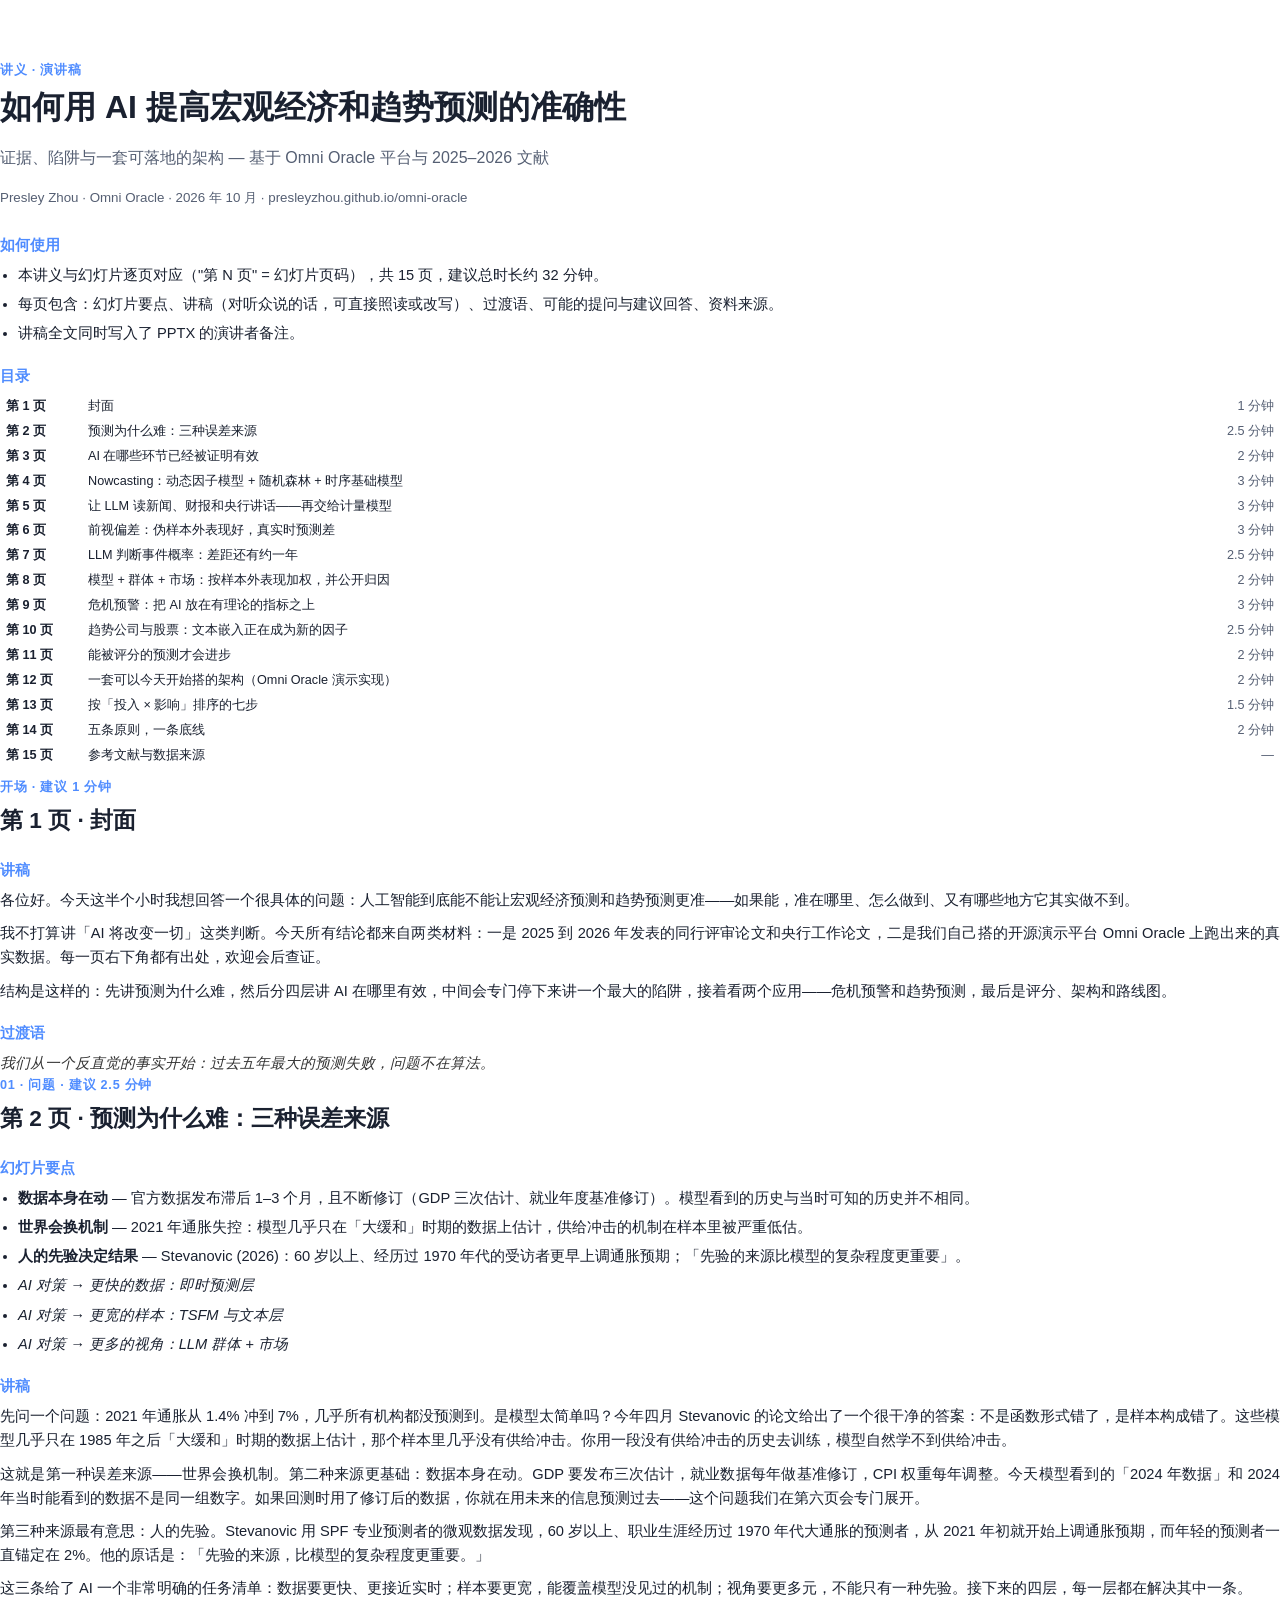
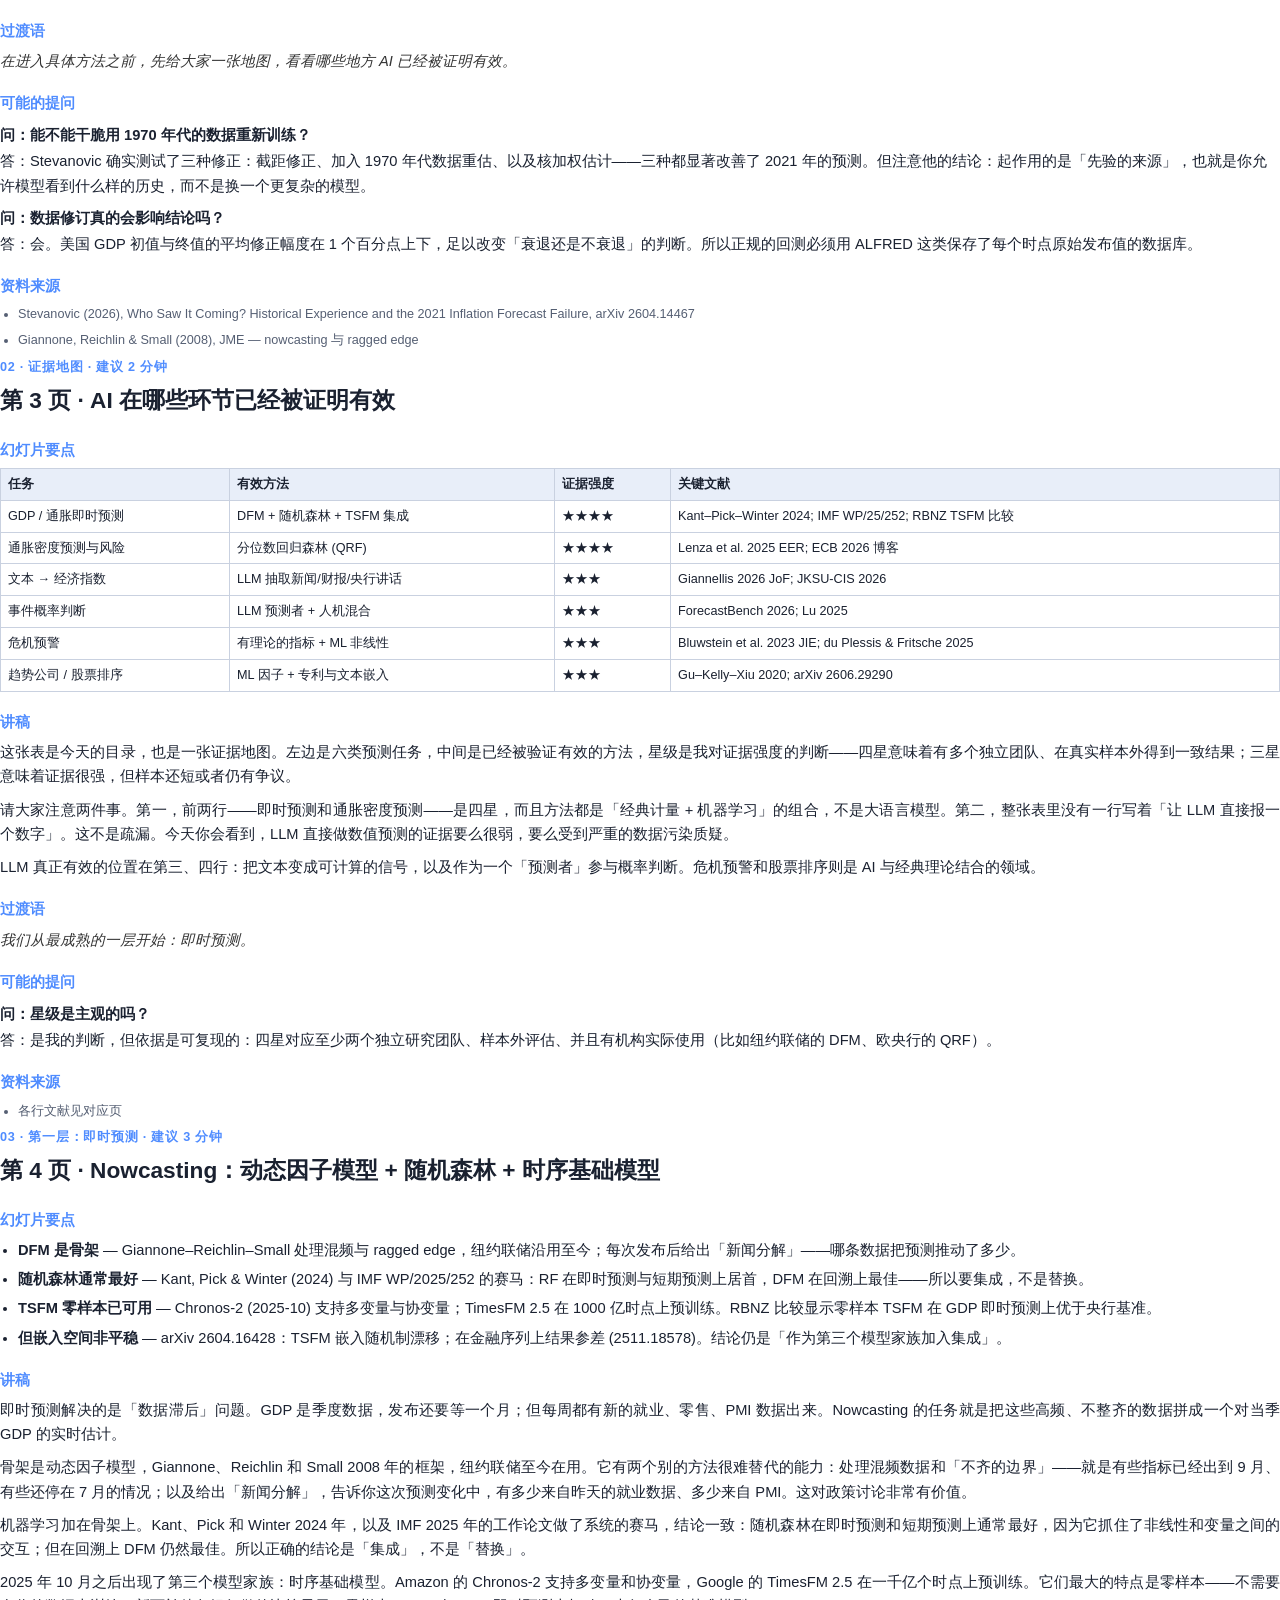
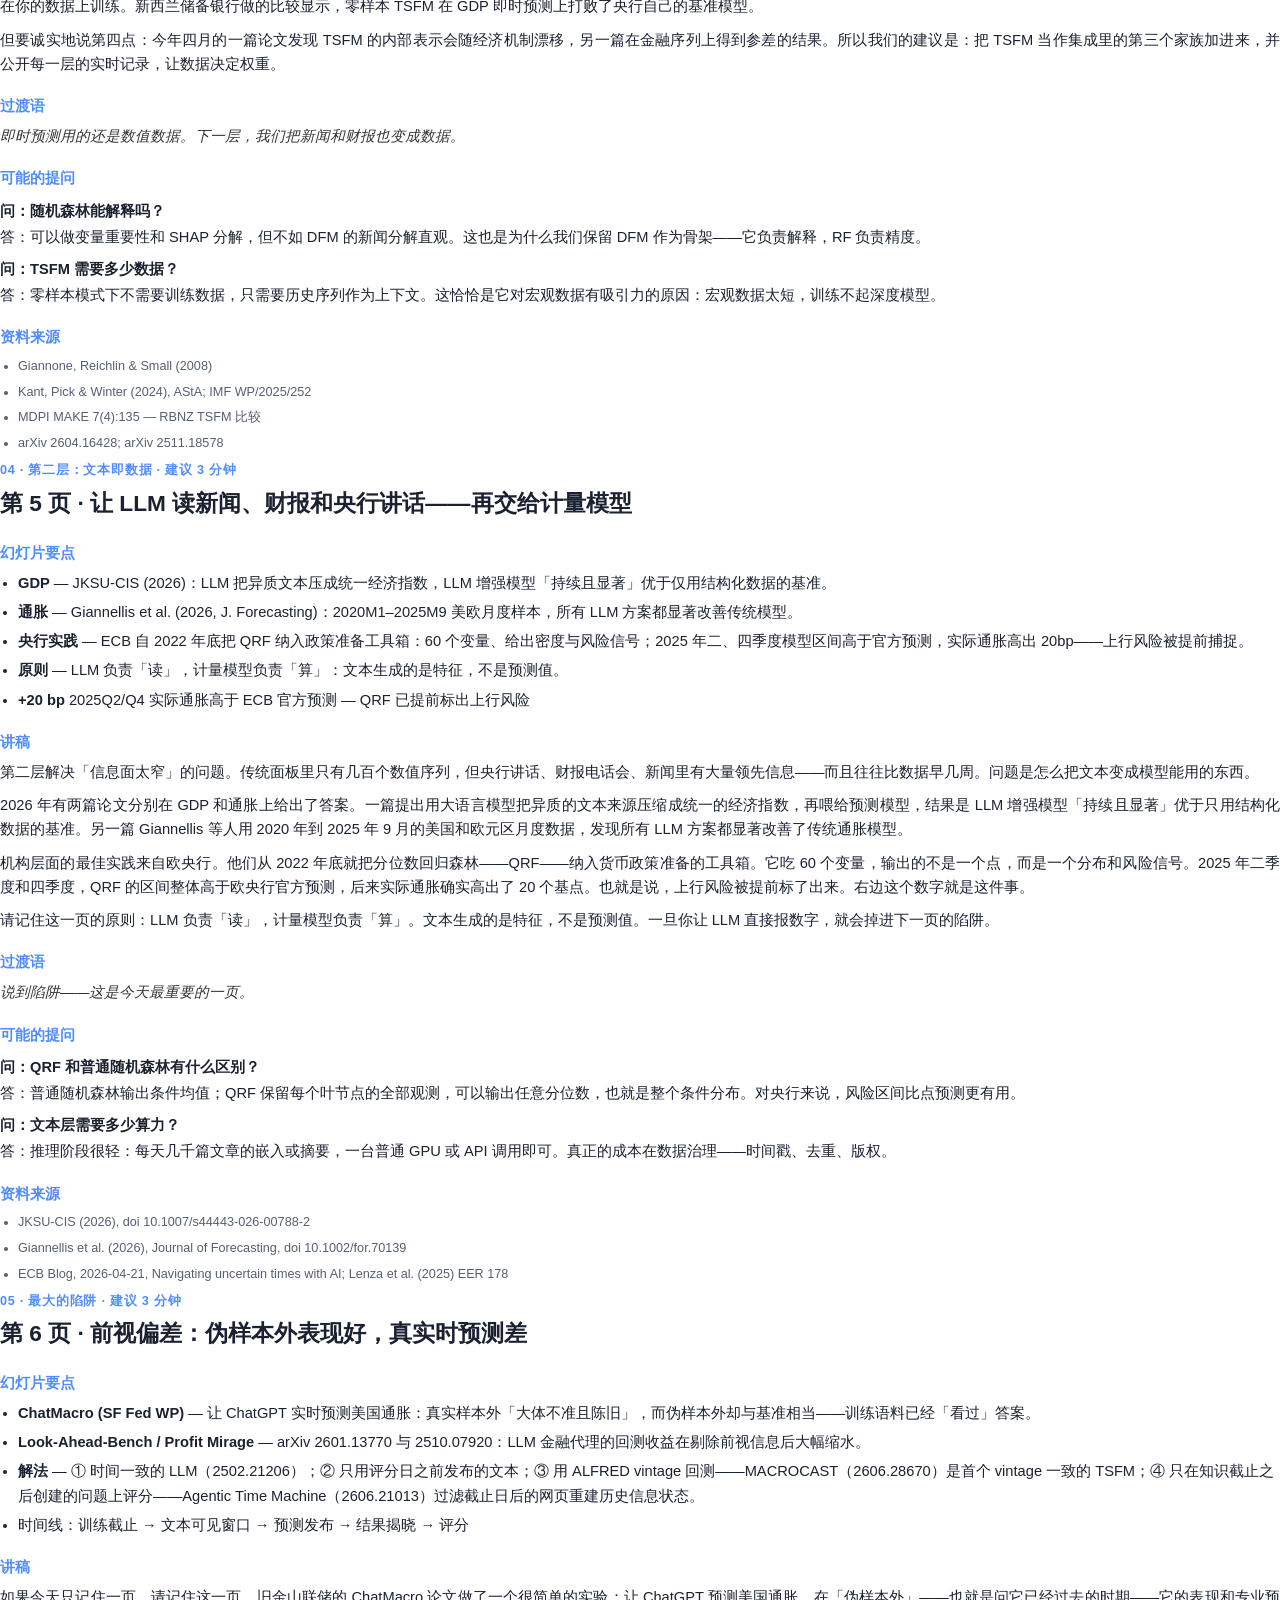
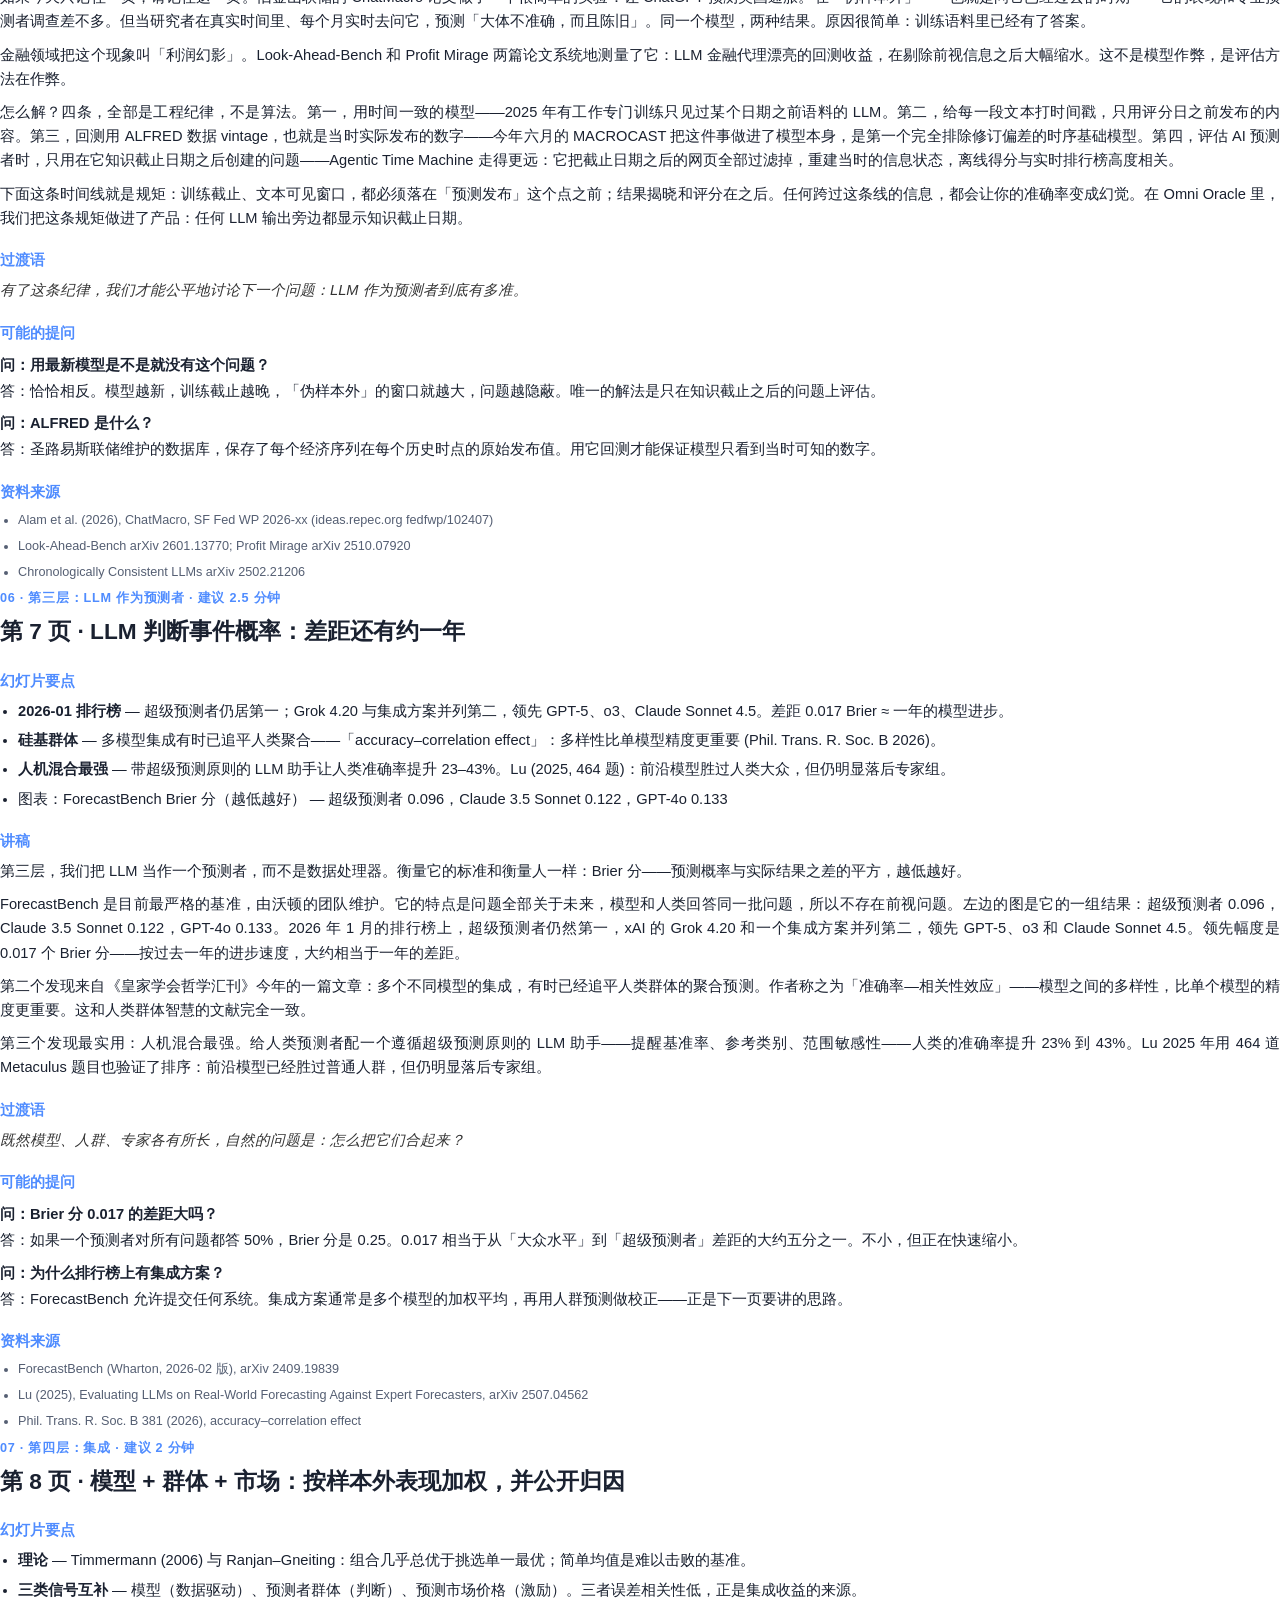
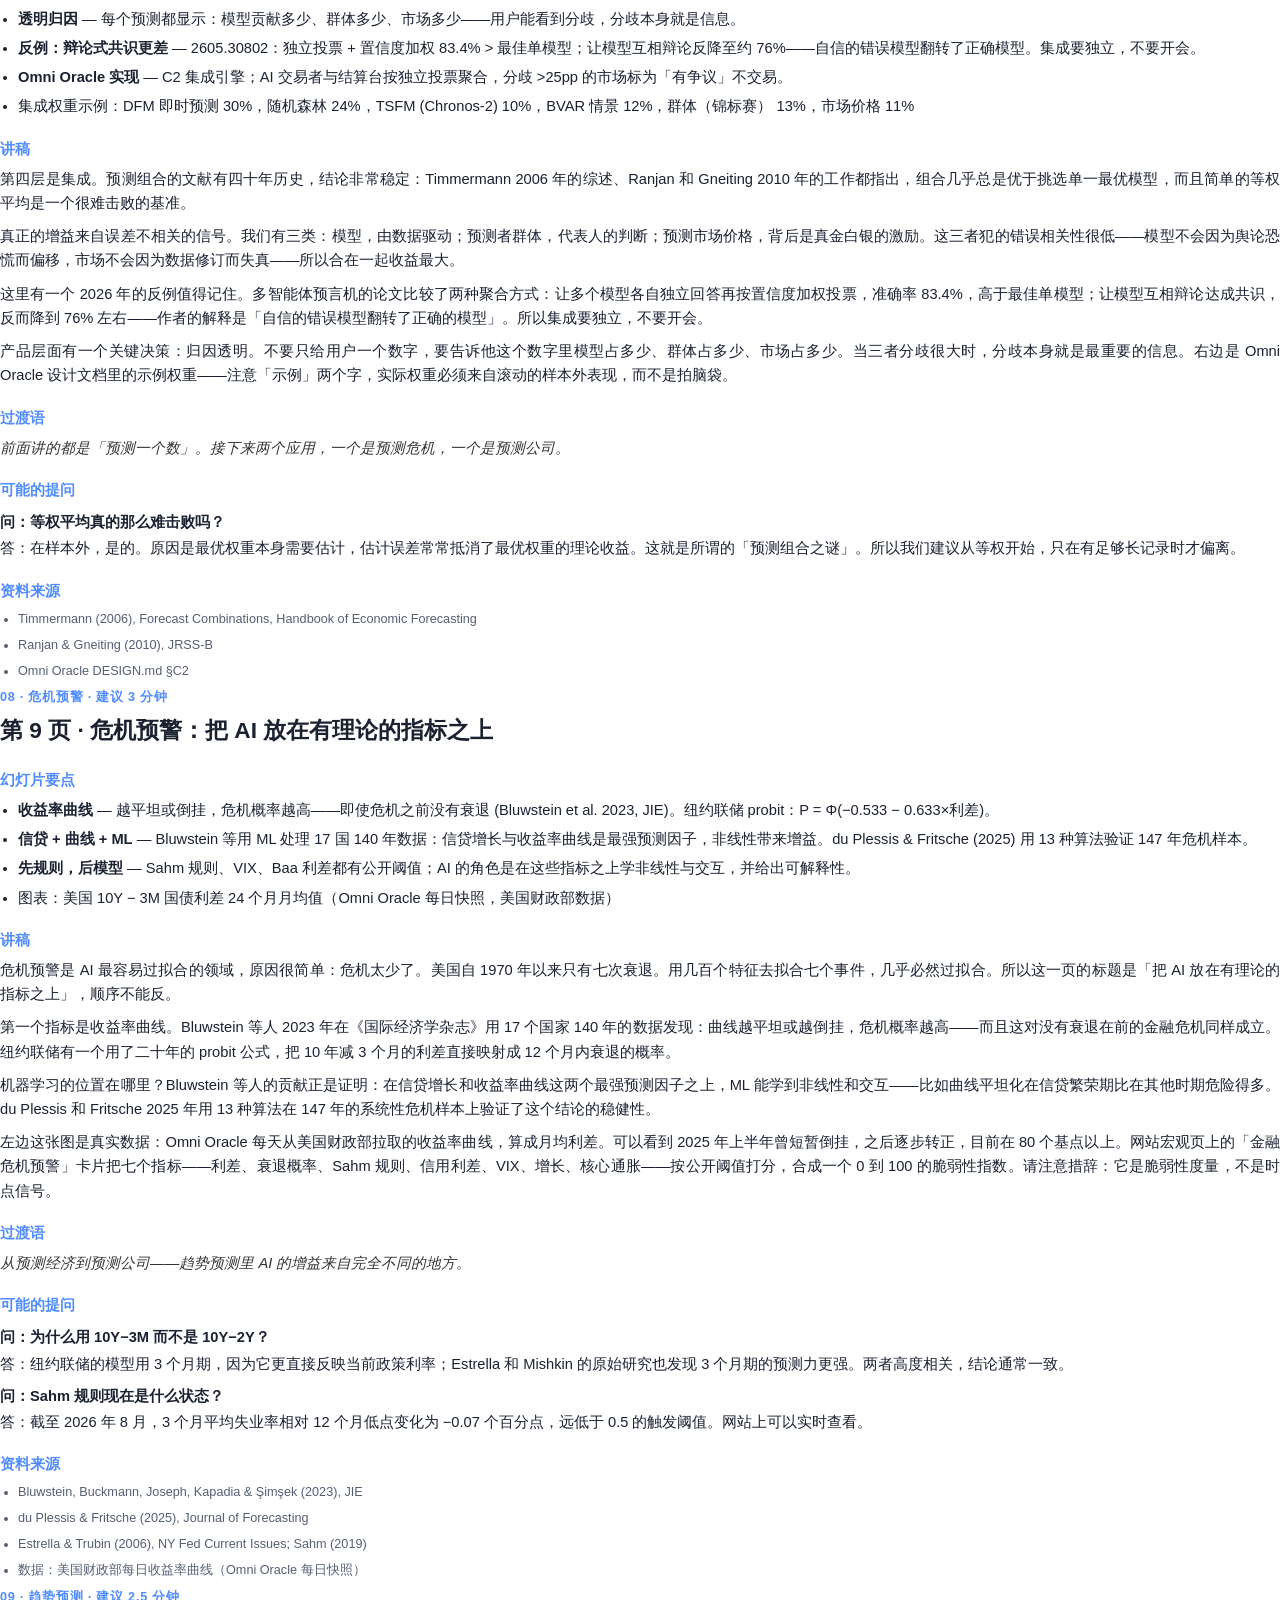
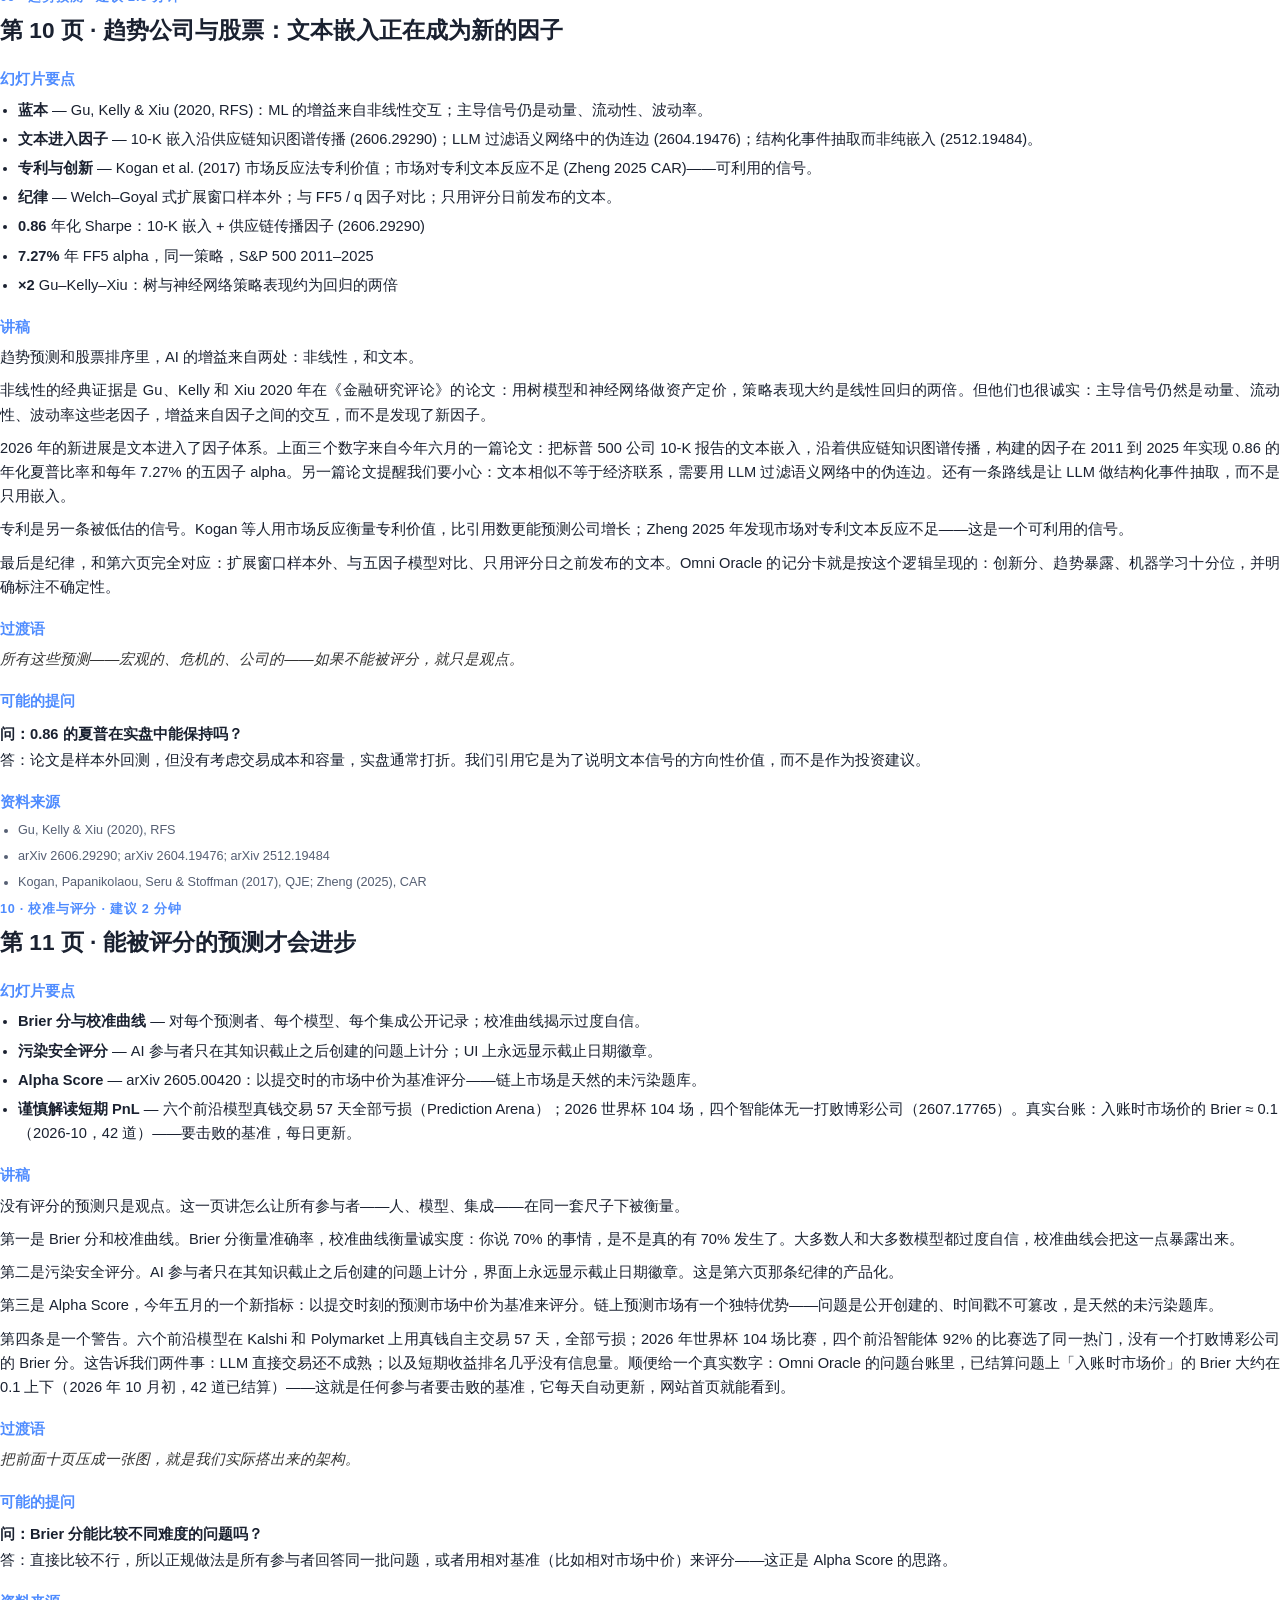
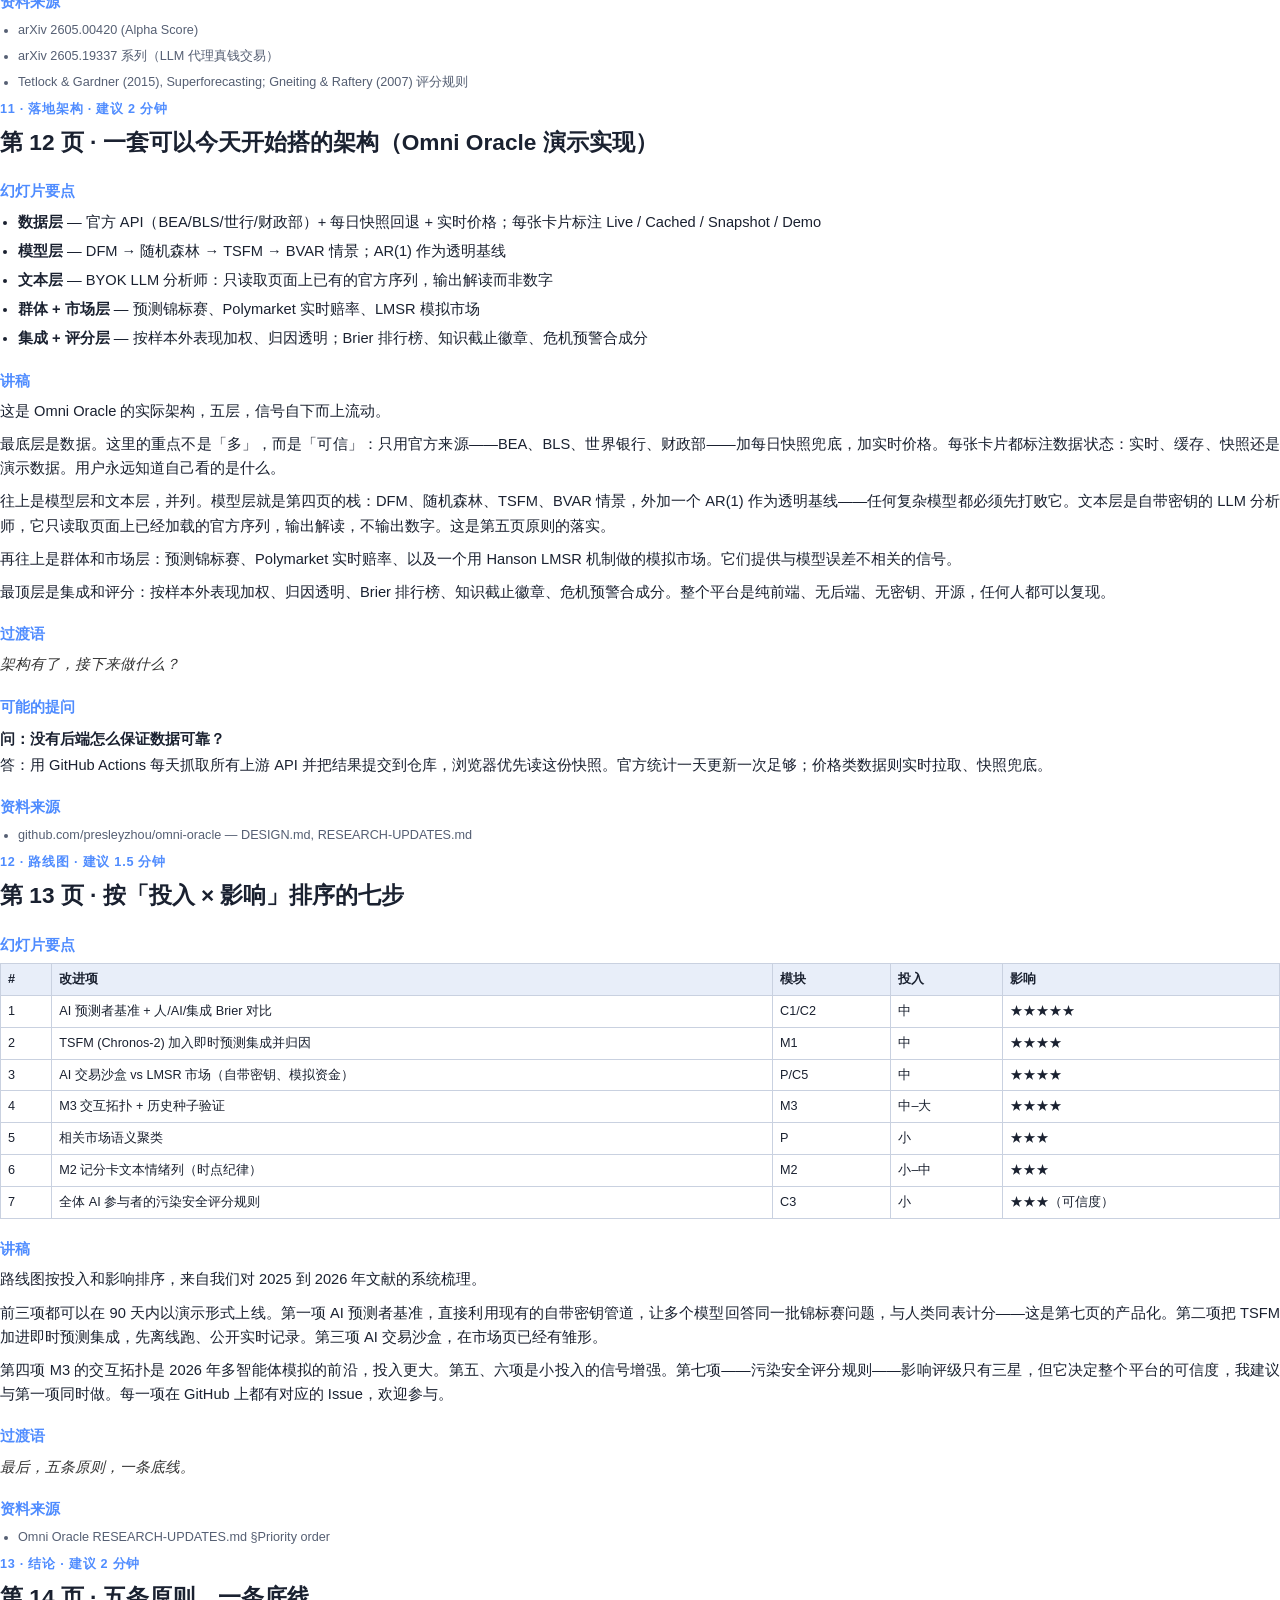
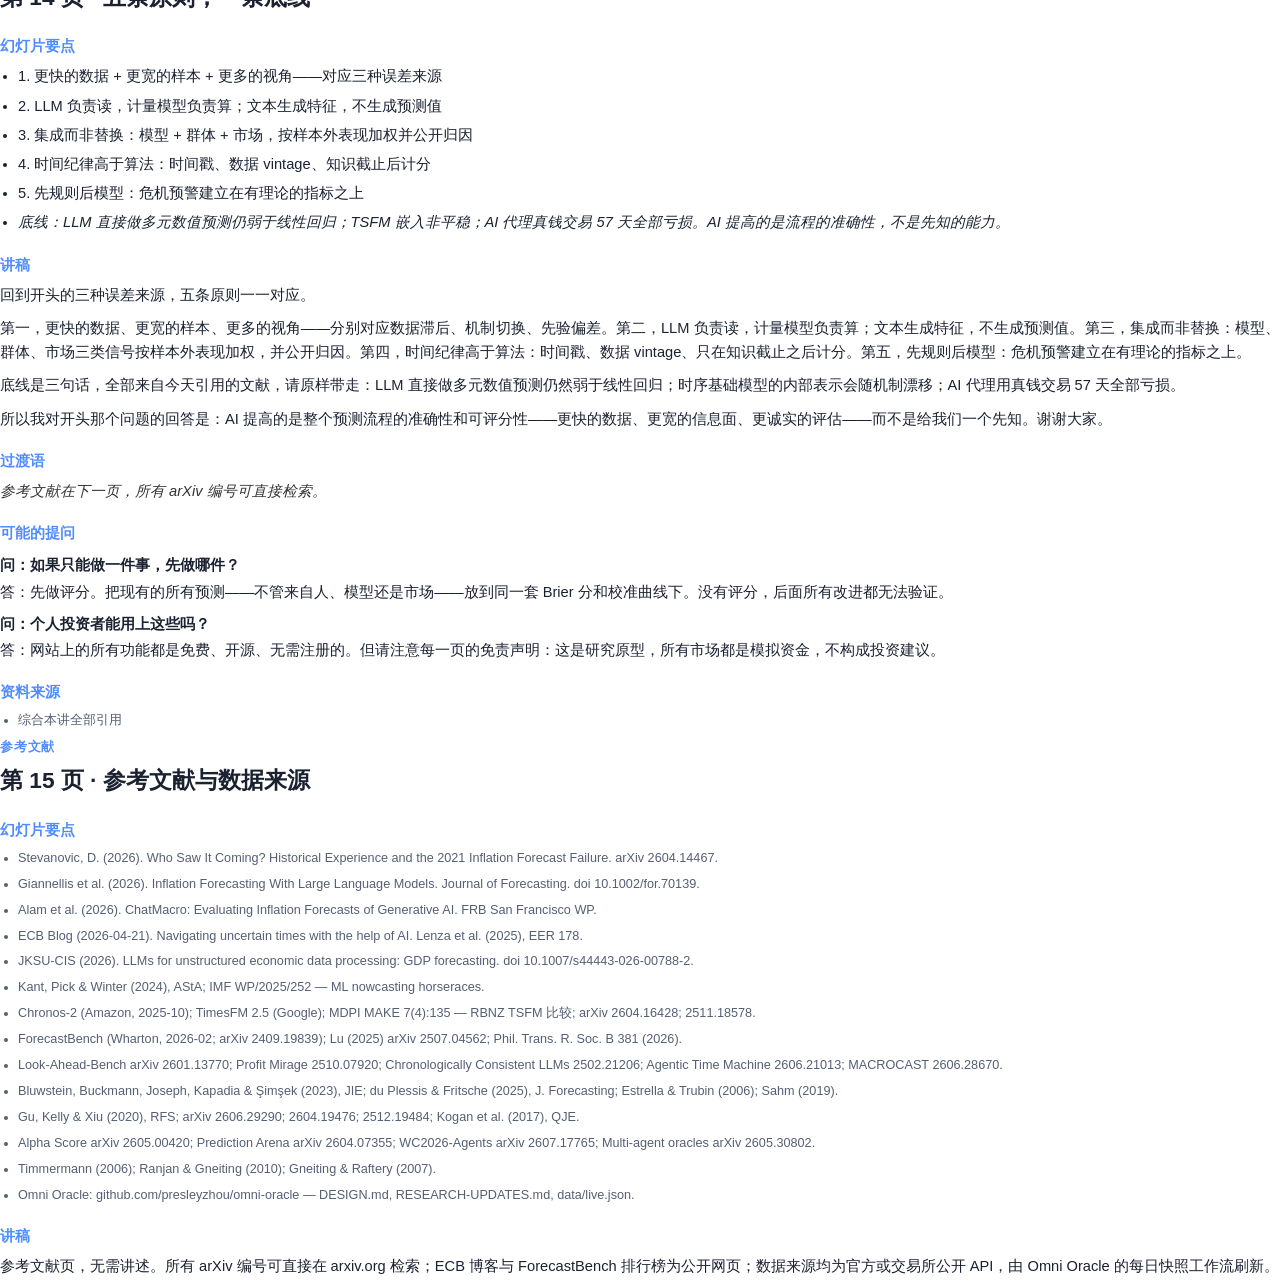
<file: docs/deck/handout.html>
<!doctype html><html lang="zh-CN"><head><meta charset="utf-8"><title>如何用 AI 提高宏观经济和趋势预测的准确性 — 讲义</title><style>@page { size: A4; margin: 20mm 18mm 22mm; }
body { font-family: "PingFang SC", "Helvetica Neue", Arial, sans-serif; color: #1a2130; font-size: 11pt; line-height: 1.65; margin: 0; }
.page { page-break-after: always; break-after: page; } .page:last-child { page-break-after: auto; }
.kick { color: #4F8CFF; font-weight: 700; font-size: 9.5pt; letter-spacing: .06em; } h1 { font-size: 24pt; margin: 6px 0 10px; line-height: 1.3; } h2 { font-size: 17pt; margin: 4px 0 14px; }
h3 { color: #4F8CFF; font-size: 11pt; margin: 18px 0 6px; } .sub { color: #555F73; font-size: 12pt; } .meta { color: #555F73; font-size: 10pt; margin-bottom: 24px; }
ul { margin: 0 0 6px; padding-left: 18px; } li { margin-bottom: 5px; } li.small, .src li { font-size: 9.5pt; color: #555F73; }
p.talk { text-indent: 0; margin: 0 0 9px; text-align: justify; } p.bridge { font-style: italic; color: #333; margin: 0; }
p.q { font-weight: 700; margin: 8px 0 2px; } p.a { margin: 0 0 6px; }
table { border-collapse: collapse; width: 100%; font-size: 9.5pt; margin: 6px 0 10px; } th, td { border: 1px solid #C9D1E0; padding: 5px 7px; text-align: left; vertical-align: top; } th { background: #E8EEF9; }
table.toc td { border: none; padding: 2px 6px; } table.toc td:first-child { font-weight: 700; width: 70px; } table.toc td:last-child { color: #555F73; text-align: right; }
.cover { padding-top: 60px; }</style></head><body><section class="page cover"><div class="kick">讲义 · 演讲稿</div><h1>如何用 AI 提高宏观经济和趋势预测的准确性</h1><p class="sub">证据、陷阱与一套可落地的架构 — 基于 Omni Oracle 平台与 2025–2026 文献</p><p class="meta">Presley Zhou · Omni Oracle · 2026 年 10 月 · presleyzhou.github.io/omni-oracle</p>
<h3>如何使用</h3><ul><li>本讲义与幻灯片逐页对应（"第 N 页" = 幻灯片页码），共 15 页，建议总时长约 32 分钟。</li><li>每页包含：幻灯片要点、讲稿（对听众说的话，可直接照读或改写）、过渡语、可能的提问与建议回答、资料来源。</li><li>讲稿全文同时写入了 PPTX 的演讲者备注。</li></ul>
<h3>目录</h3><table class="toc"><tr><td>第 1 页</td><td>封面</td><td>1 分钟</td></tr><tr><td>第 2 页</td><td>预测为什么难：三种误差来源</td><td>2.5 分钟</td></tr><tr><td>第 3 页</td><td>AI 在哪些环节已经被证明有效</td><td>2 分钟</td></tr><tr><td>第 4 页</td><td>Nowcasting：动态因子模型 + 随机森林 + 时序基础模型</td><td>3 分钟</td></tr><tr><td>第 5 页</td><td>让 LLM 读新闻、财报和央行讲话——再交给计量模型</td><td>3 分钟</td></tr><tr><td>第 6 页</td><td>前视偏差：伪样本外表现好，真实时预测差</td><td>3 分钟</td></tr><tr><td>第 7 页</td><td>LLM 判断事件概率：差距还有约一年</td><td>2.5 分钟</td></tr><tr><td>第 8 页</td><td>模型 + 群体 + 市场：按样本外表现加权，并公开归因</td><td>2 分钟</td></tr><tr><td>第 9 页</td><td>危机预警：把 AI 放在有理论的指标之上</td><td>3 分钟</td></tr><tr><td>第 10 页</td><td>趋势公司与股票：文本嵌入正在成为新的因子</td><td>2.5 分钟</td></tr><tr><td>第 11 页</td><td>能被评分的预测才会进步</td><td>2 分钟</td></tr><tr><td>第 12 页</td><td>一套可以今天开始搭的架构（Omni Oracle 演示实现）</td><td>2 分钟</td></tr><tr><td>第 13 页</td><td>按「投入 × 影响」排序的七步</td><td>1.5 分钟</td></tr><tr><td>第 14 页</td><td>五条原则，一条底线</td><td>2 分钟</td></tr><tr><td>第 15 页</td><td>参考文献与数据来源</td><td>—</td></tr></table></section><section class="page"><div class="kick">开场 · 建议 1 分钟</div><h2>第 1 页 · 封面</h2><h3>讲稿</h3><p class="talk">各位好。今天这半个小时我想回答一个很具体的问题：人工智能到底能不能让宏观经济预测和趋势预测更准——如果能，准在哪里、怎么做到、又有哪些地方它其实做不到。</p><p class="talk">我不打算讲「AI 将改变一切」这类判断。今天所有结论都来自两类材料：一是 2025 到 2026 年发表的同行评审论文和央行工作论文，二是我们自己搭的开源演示平台 Omni Oracle 上跑出来的真实数据。每一页右下角都有出处，欢迎会后查证。</p><p class="talk">结构是这样的：先讲预测为什么难，然后分四层讲 AI 在哪里有效，中间会专门停下来讲一个最大的陷阱，接着看两个应用——危机预警和趋势预测，最后是评分、架构和路线图。</p><h3>过渡语</h3><p class="bridge">我们从一个反直觉的事实开始：过去五年最大的预测失败，问题不在算法。</p></section><section class="page"><div class="kick">01 · 问题 · 建议 2.5 分钟</div><h2>第 2 页 · 预测为什么难：三种误差来源</h2><h3>幻灯片要点</h3><ul><li><b>数据本身在动</b> — 官方数据发布滞后 1–3 个月，且不断修订（GDP 三次估计、就业年度基准修订）。模型看到的历史与当时可知的历史并不相同。</li><li><b>世界会换机制</b> — 2021 年通胀失控：模型几乎只在「大缓和」时期的数据上估计，供给冲击的机制在样本里被严重低估。</li><li><b>人的先验决定结果</b> — Stevanovic (2026)：60 岁以上、经历过 1970 年代的受访者更早上调通胀预期；「先验的来源比模型的复杂程度更重要」。</li><li><i>AI 对策 → 更快的数据：即时预测层</i></li><li><i>AI 对策 → 更宽的样本：TSFM 与文本层</i></li><li><i>AI 对策 → 更多的视角：LLM 群体 + 市场</i></li></ul><h3>讲稿</h3><p class="talk">先问一个问题：2021 年通胀从 1.4% 冲到 7%，几乎所有机构都没预测到。是模型太简单吗？今年四月 Stevanovic 的论文给出了一个很干净的答案：不是函数形式错了，是样本构成错了。这些模型几乎只在 1985 年之后「大缓和」时期的数据上估计，那个样本里几乎没有供给冲击。你用一段没有供给冲击的历史去训练，模型自然学不到供给冲击。</p><p class="talk">这就是第一种误差来源——世界会换机制。第二种来源更基础：数据本身在动。GDP 要发布三次估计，就业数据每年做基准修订，CPI 权重每年调整。今天模型看到的「2024 年数据」和 2024 年当时能看到的数据不是同一组数字。如果回测时用了修订后的数据，你就在用未来的信息预测过去——这个问题我们在第六页会专门展开。</p><p class="talk">第三种来源最有意思：人的先验。Stevanovic 用 SPF 专业预测者的微观数据发现，60 岁以上、职业生涯经历过 1970 年代大通胀的预测者，从 2021 年初就开始上调通胀预期，而年轻的预测者一直锚定在 2%。他的原话是：「先验的来源，比模型的复杂程度更重要。」</p><p class="talk">这三条给了 AI 一个非常明确的任务清单：数据要更快、更接近实时；样本要更宽，能覆盖模型没见过的机制；视角要更多元，不能只有一种先验。接下来的四层，每一层都在解决其中一条。</p><h3>过渡语</h3><p class="bridge">在进入具体方法之前，先给大家一张地图，看看哪些地方 AI 已经被证明有效。</p><h3>可能的提问</h3><p class="q">问：能不能干脆用 1970 年代的数据重新训练？</p><p class="a">答：Stevanovic 确实测试了三种修正：截距修正、加入 1970 年代数据重估、以及核加权估计——三种都显著改善了 2021 年的预测。但注意他的结论：起作用的是「先验的来源」，也就是你允许模型看到什么样的历史，而不是换一个更复杂的模型。</p><p class="q">问：数据修订真的会影响结论吗？</p><p class="a">答：会。美国 GDP 初值与终值的平均修正幅度在 1 个百分点上下，足以改变「衰退还是不衰退」的判断。所以正规的回测必须用 ALFRED 这类保存了每个时点原始发布值的数据库。</p><h3>资料来源</h3><ul class="src"><li>Stevanovic (2026), Who Saw It Coming? Historical Experience and the 2021 Inflation Forecast Failure, arXiv 2604.14467</li><li>Giannone, Reichlin &amp; Small (2008), JME — nowcasting 与 ragged edge</li></ul></section><section class="page"><div class="kick">02 · 证据地图 · 建议 2 分钟</div><h2>第 3 页 · AI 在哪些环节已经被证明有效</h2><h3>幻灯片要点</h3><ul></ul><table><thead><tr><th>任务</th><th>有效方法</th><th>证据强度</th><th>关键文献</th></tr></thead><tbody><tr><td>GDP / 通胀即时预测</td><td>DFM + 随机森林 + TSFM 集成</td><td>★★★★</td><td>Kant–Pick–Winter 2024; IMF WP/25/252; RBNZ TSFM 比较</td></tr><tr><td>通胀密度预测与风险</td><td>分位数回归森林 (QRF)</td><td>★★★★</td><td>Lenza et al. 2025 EER; ECB 2026 博客</td></tr><tr><td>文本 → 经济指数</td><td>LLM 抽取新闻/财报/央行讲话</td><td>★★★</td><td>Giannellis 2026 JoF; JKSU-CIS 2026</td></tr><tr><td>事件概率判断</td><td>LLM 预测者 + 人机混合</td><td>★★★</td><td>ForecastBench 2026; Lu 2025</td></tr><tr><td>危机预警</td><td>有理论的指标 + ML 非线性</td><td>★★★</td><td>Bluwstein et al. 2023 JIE; du Plessis &amp; Fritsche 2025</td></tr><tr><td>趋势公司 / 股票排序</td><td>ML 因子 + 专利与文本嵌入</td><td>★★★</td><td>Gu–Kelly–Xiu 2020; arXiv 2606.29290</td></tr></tbody></table><h3>讲稿</h3><p class="talk">这张表是今天的目录，也是一张证据地图。左边是六类预测任务，中间是已经被验证有效的方法，星级是我对证据强度的判断——四星意味着有多个独立团队、在真实样本外得到一致结果；三星意味着证据很强，但样本还短或者仍有争议。</p><p class="talk">请大家注意两件事。第一，前两行——即时预测和通胀密度预测——是四星，而且方法都是「经典计量 + 机器学习」的组合，不是大语言模型。第二，整张表里没有一行写着「让 LLM 直接报一个数字」。这不是疏漏。今天你会看到，LLM 直接做数值预测的证据要么很弱，要么受到严重的数据污染质疑。</p><p class="talk">LLM 真正有效的位置在第三、四行：把文本变成可计算的信号，以及作为一个「预测者」参与概率判断。危机预警和股票排序则是 AI 与经典理论结合的领域。</p><h3>过渡语</h3><p class="bridge">我们从最成熟的一层开始：即时预测。</p><h3>可能的提问</h3><p class="q">问：星级是主观的吗？</p><p class="a">答：是我的判断，但依据是可复现的：四星对应至少两个独立研究团队、样本外评估、并且有机构实际使用（比如纽约联储的 DFM、欧央行的 QRF）。</p><h3>资料来源</h3><ul class="src"><li>各行文献见对应页</li></ul></section><section class="page"><div class="kick">03 · 第一层：即时预测 · 建议 3 分钟</div><h2>第 4 页 · Nowcasting：动态因子模型 + 随机森林 + 时序基础模型</h2><h3>幻灯片要点</h3><ul><li><b>DFM 是骨架</b> — Giannone–Reichlin–Small 处理混频与 ragged edge，纽约联储沿用至今；每次发布后给出「新闻分解」——哪条数据把预测推动了多少。</li><li><b>随机森林通常最好</b> — Kant, Pick &amp; Winter (2024) 与 IMF WP/2025/252 的赛马：RF 在即时预测与短期预测上居首，DFM 在回溯上最佳——所以要集成，不是替换。</li><li><b>TSFM 零样本已可用</b> — Chronos-2 (2025-10) 支持多变量与协变量；TimesFM 2.5 在 1000 亿时点上预训练。RBNZ 比较显示零样本 TSFM 在 GDP 即时预测上优于央行基准。</li><li><b>但嵌入空间非平稳</b> — arXiv 2604.16428：TSFM 嵌入随机制漂移；在金融序列上结果参差 (2511.18578)。结论仍是「作为第三个模型家族加入集成」。</li></ul><h3>讲稿</h3><p class="talk">即时预测解决的是「数据滞后」问题。GDP 是季度数据，发布还要等一个月；但每周都有新的就业、零售、PMI 数据出来。Nowcasting 的任务就是把这些高频、不整齐的数据拼成一个对当季 GDP 的实时估计。</p><p class="talk">骨架是动态因子模型，Giannone、Reichlin 和 Small 2008 年的框架，纽约联储至今在用。它有两个别的方法很难替代的能力：处理混频数据和「不齐的边界」——就是有些指标已经出到 9 月、有些还停在 7 月的情况；以及给出「新闻分解」，告诉你这次预测变化中，有多少来自昨天的就业数据、多少来自 PMI。这对政策讨论非常有价值。</p><p class="talk">机器学习加在骨架上。Kant、Pick 和 Winter 2024 年，以及 IMF 2025 年的工作论文做了系统的赛马，结论一致：随机森林在即时预测和短期预测上通常最好，因为它抓住了非线性和变量之间的交互；但在回溯上 DFM 仍然最佳。所以正确的结论是「集成」，不是「替换」。</p><p class="talk">2025 年 10 月之后出现了第三个模型家族：时序基础模型。Amazon 的 Chronos-2 支持多变量和协变量，Google 的 TimesFM 2.5 在一千亿个时点上预训练。它们最大的特点是零样本——不需要在你的数据上训练。新西兰储备银行做的比较显示，零样本 TSFM 在 GDP 即时预测上打败了央行自己的基准模型。</p><p class="talk">但要诚实地说第四点：今年四月的一篇论文发现 TSFM 的内部表示会随经济机制漂移，另一篇在金融序列上得到参差的结果。所以我们的建议是：把 TSFM 当作集成里的第三个家族加进来，并公开每一层的实时记录，让数据决定权重。</p><h3>过渡语</h3><p class="bridge">即时预测用的还是数值数据。下一层，我们把新闻和财报也变成数据。</p><h3>可能的提问</h3><p class="q">问：随机森林能解释吗？</p><p class="a">答：可以做变量重要性和 SHAP 分解，但不如 DFM 的新闻分解直观。这也是为什么我们保留 DFM 作为骨架——它负责解释，RF 负责精度。</p><p class="q">问：TSFM 需要多少数据？</p><p class="a">答：零样本模式下不需要训练数据，只需要历史序列作为上下文。这恰恰是它对宏观数据有吸引力的原因：宏观数据太短，训练不起深度模型。</p><h3>资料来源</h3><ul class="src"><li>Giannone, Reichlin &amp; Small (2008)</li><li>Kant, Pick &amp; Winter (2024), AStA; IMF WP/2025/252</li><li>MDPI MAKE 7(4):135 — RBNZ TSFM 比较</li><li>arXiv 2604.16428; arXiv 2511.18578</li></ul></section><section class="page"><div class="kick">04 · 第二层：文本即数据 · 建议 3 分钟</div><h2>第 5 页 · 让 LLM 读新闻、财报和央行讲话——再交给计量模型</h2><h3>幻灯片要点</h3><ul><li><b>GDP</b> — JKSU-CIS (2026)：LLM 把异质文本压成统一经济指数，LLM 增强模型「持续且显著」优于仅用结构化数据的基准。</li><li><b>通胀</b> — Giannellis et al. (2026, J. Forecasting)：2020M1–2025M9 美欧月度样本，所有 LLM 方案都显著改善传统模型。</li><li><b>央行实践</b> — ECB 自 2022 年底把 QRF 纳入政策准备工具箱：60 个变量、给出密度与风险信号；2025 年二、四季度模型区间高于官方预测，实际通胀高出 20bp——上行风险被提前捕捉。</li><li><b>原则</b> — LLM 负责「读」，计量模型负责「算」：文本生成的是特征，不是预测值。</li><li><b>+20 bp</b> 2025Q2/Q4 实际通胀高于 ECB 官方预测 — QRF 已提前标出上行风险</li></ul><h3>讲稿</h3><p class="talk">第二层解决「信息面太窄」的问题。传统面板里只有几百个数值序列，但央行讲话、财报电话会、新闻里有大量领先信息——而且往往比数据早几周。问题是怎么把文本变成模型能用的东西。</p><p class="talk">2026 年有两篇论文分别在 GDP 和通胀上给出了答案。一篇提出用大语言模型把异质的文本来源压缩成统一的经济指数，再喂给预测模型，结果是 LLM 增强模型「持续且显著」优于只用结构化数据的基准。另一篇 Giannellis 等人用 2020 年到 2025 年 9 月的美国和欧元区月度数据，发现所有 LLM 方案都显著改善了传统通胀模型。</p><p class="talk">机构层面的最佳实践来自欧央行。他们从 2022 年底就把分位数回归森林——QRF——纳入货币政策准备的工具箱。它吃 60 个变量，输出的不是一个点，而是一个分布和风险信号。2025 年二季度和四季度，QRF 的区间整体高于欧央行官方预测，后来实际通胀确实高出了 20 个基点。也就是说，上行风险被提前标了出来。右边这个数字就是这件事。</p><p class="talk">请记住这一页的原则：LLM 负责「读」，计量模型负责「算」。文本生成的是特征，不是预测值。一旦你让 LLM 直接报数字，就会掉进下一页的陷阱。</p><h3>过渡语</h3><p class="bridge">说到陷阱——这是今天最重要的一页。</p><h3>可能的提问</h3><p class="q">问：QRF 和普通随机森林有什么区别？</p><p class="a">答：普通随机森林输出条件均值；QRF 保留每个叶节点的全部观测，可以输出任意分位数，也就是整个条件分布。对央行来说，风险区间比点预测更有用。</p><p class="q">问：文本层需要多少算力？</p><p class="a">答：推理阶段很轻：每天几千篇文章的嵌入或摘要，一台普通 GPU 或 API 调用即可。真正的成本在数据治理——时间戳、去重、版权。</p><h3>资料来源</h3><ul class="src"><li>JKSU-CIS (2026), doi 10.1007/s44443-026-00788-2</li><li>Giannellis et al. (2026), Journal of Forecasting, doi 10.1002/for.70139</li><li>ECB Blog, 2026-04-21, Navigating uncertain times with AI; Lenza et al. (2025) EER 178</li></ul></section><section class="page"><div class="kick">05 · 最大的陷阱 · 建议 3 分钟</div><h2>第 6 页 · 前视偏差：伪样本外表现好，真实时预测差</h2><h3>幻灯片要点</h3><ul><li><b>ChatMacro (SF Fed WP)</b> — 让 ChatGPT 实时预测美国通胀：真实样本外「大体不准且陈旧」，而伪样本外却与基准相当——训练语料已经「看过」答案。</li><li><b>Look-Ahead-Bench / Profit Mirage</b> — arXiv 2601.13770 与 2510.07920：LLM 金融代理的回测收益在剔除前视信息后大幅缩水。</li><li><b>解法</b> — ① 时间一致的 LLM（2502.21206）；② 只用评分日之前发布的文本；③ 用 ALFRED vintage 回测——MACROCAST（2606.28670）是首个 vintage 一致的 TSFM；④ 只在知识截止之后创建的问题上评分——Agentic Time Machine（2606.21013）过滤截止日后的网页重建历史信息状态。</li><li>时间线：训练截止 → 文本可见窗口 → 预测发布 → 结果揭晓 → 评分</li></ul><h3>讲稿</h3><p class="talk">如果今天只记住一页，请记住这一页。旧金山联储的 ChatMacro 论文做了一个很简单的实验：让 ChatGPT 预测美国通胀。在「伪样本外」——也就是问它已经过去的时期——它的表现和专业预测者调查差不多。但当研究者在真实时间里、每个月实时去问它，预测「大体不准确，而且陈旧」。同一个模型，两种结果。原因很简单：训练语料里已经有了答案。</p><p class="talk">金融领域把这个现象叫「利润幻影」。Look-Ahead-Bench 和 Profit Mirage 两篇论文系统地测量了它：LLM 金融代理漂亮的回测收益，在剔除前视信息之后大幅缩水。这不是模型作弊，是评估方法在作弊。</p><p class="talk">怎么解？四条，全部是工程纪律，不是算法。第一，用时间一致的模型——2025 年有工作专门训练只见过某个日期之前语料的 LLM。第二，给每一段文本打时间戳，只用评分日之前发布的内容。第三，回测用 ALFRED 数据 vintage，也就是当时实际发布的数字——今年六月的 MACROCAST 把这件事做进了模型本身，是第一个完全排除修订偏差的时序基础模型。第四，评估 AI 预测者时，只用在它知识截止日期之后创建的问题——Agentic Time Machine 走得更远：它把截止日期之后的网页全部过滤掉，重建当时的信息状态，离线得分与实时排行榜高度相关。</p><p class="talk">下面这条时间线就是规矩：训练截止、文本可见窗口，都必须落在「预测发布」这个点之前；结果揭晓和评分在之后。任何跨过这条线的信息，都会让你的准确率变成幻觉。在 Omni Oracle 里，我们把这条规矩做进了产品：任何 LLM 输出旁边都显示知识截止日期。</p><h3>过渡语</h3><p class="bridge">有了这条纪律，我们才能公平地讨论下一个问题：LLM 作为预测者到底有多准。</p><h3>可能的提问</h3><p class="q">问：用最新模型是不是就没有这个问题？</p><p class="a">答：恰恰相反。模型越新，训练截止越晚，「伪样本外」的窗口就越大，问题越隐蔽。唯一的解法是只在知识截止之后的问题上评估。</p><p class="q">问：ALFRED 是什么？</p><p class="a">答：圣路易斯联储维护的数据库，保存了每个经济序列在每个历史时点的原始发布值。用它回测才能保证模型只看到当时可知的数字。</p><h3>资料来源</h3><ul class="src"><li>Alam et al. (2026), ChatMacro, SF Fed WP 2026-xx (ideas.repec.org fedfwp/102407)</li><li>Look-Ahead-Bench arXiv 2601.13770; Profit Mirage arXiv 2510.07920</li><li>Chronologically Consistent LLMs arXiv 2502.21206</li></ul></section><section class="page"><div class="kick">06 · 第三层：LLM 作为预测者 · 建议 2.5 分钟</div><h2>第 7 页 · LLM 判断事件概率：差距还有约一年</h2><h3>幻灯片要点</h3><ul><li><b>2026-01 排行榜</b> — 超级预测者仍居第一；Grok 4.20 与集成方案并列第二，领先 GPT-5、o3、Claude Sonnet 4.5。差距 0.017 Brier ≈ 一年的模型进步。</li><li><b>硅基群体</b> — 多模型集成有时已追平人类聚合——「accuracy–correlation effect」：多样性比单模型精度更重要 (Phil. Trans. R. Soc. B 2026)。</li><li><b>人机混合最强</b> — 带超级预测原则的 LLM 助手让人类准确率提升 23–43%。Lu (2025, 464 题)：前沿模型胜过人类大众，但仍明显落后专家组。</li><li>图表：ForecastBench Brier 分（越低越好） — 超级预测者 0.096，Claude 3.5 Sonnet 0.122，GPT-4o 0.133</li></ul><h3>讲稿</h3><p class="talk">第三层，我们把 LLM 当作一个预测者，而不是数据处理器。衡量它的标准和衡量人一样：Brier 分——预测概率与实际结果之差的平方，越低越好。</p><p class="talk">ForecastBench 是目前最严格的基准，由沃顿的团队维护。它的特点是问题全部关于未来，模型和人类回答同一批问题，所以不存在前视问题。左边的图是它的一组结果：超级预测者 0.096，Claude 3.5 Sonnet 0.122，GPT-4o 0.133。2026 年 1 月的排行榜上，超级预测者仍然第一，xAI 的 Grok 4.20 和一个集成方案并列第二，领先 GPT-5、o3 和 Claude Sonnet 4.5。领先幅度是 0.017 个 Brier 分——按过去一年的进步速度，大约相当于一年的差距。</p><p class="talk">第二个发现来自《皇家学会哲学汇刊》今年的一篇文章：多个不同模型的集成，有时已经追平人类群体的聚合预测。作者称之为「准确率—相关性效应」——模型之间的多样性，比单个模型的精度更重要。这和人类群体智慧的文献完全一致。</p><p class="talk">第三个发现最实用：人机混合最强。给人类预测者配一个遵循超级预测原则的 LLM 助手——提醒基准率、参考类别、范围敏感性——人类的准确率提升 23% 到 43%。Lu 2025 年用 464 道 Metaculus 题目也验证了排序：前沿模型已经胜过普通人群，但仍明显落后专家组。</p><h3>过渡语</h3><p class="bridge">既然模型、人群、专家各有所长，自然的问题是：怎么把它们合起来？</p><h3>可能的提问</h3><p class="q">问：Brier 分 0.017 的差距大吗？</p><p class="a">答：如果一个预测者对所有问题都答 50%，Brier 分是 0.25。0.017 相当于从「大众水平」到「超级预测者」差距的大约五分之一。不小，但正在快速缩小。</p><p class="q">问：为什么排行榜上有集成方案？</p><p class="a">答：ForecastBench 允许提交任何系统。集成方案通常是多个模型的加权平均，再用人群预测做校正——正是下一页要讲的思路。</p><h3>资料来源</h3><ul class="src"><li>ForecastBench (Wharton, 2026-02 版), arXiv 2409.19839</li><li>Lu (2025), Evaluating LLMs on Real-World Forecasting Against Expert Forecasters, arXiv 2507.04562</li><li>Phil. Trans. R. Soc. B 381 (2026), accuracy–correlation effect</li></ul></section><section class="page"><div class="kick">07 · 第四层：集成 · 建议 2 分钟</div><h2>第 8 页 · 模型 + 群体 + 市场：按样本外表现加权，并公开归因</h2><h3>幻灯片要点</h3><ul><li><b>理论</b> — Timmermann (2006) 与 Ranjan–Gneiting：组合几乎总优于挑选单一最优；简单均值是难以击败的基准。</li><li><b>三类信号互补</b> — 模型（数据驱动）、预测者群体（判断）、预测市场价格（激励）。三者误差相关性低，正是集成收益的来源。</li><li><b>透明归因</b> — 每个预测都显示：模型贡献多少、群体多少、市场多少——用户能看到分歧，分歧本身就是信息。</li><li><b>反例：辩论式共识更差</b> — 2605.30802：独立投票 + 置信度加权 83.4% > 最佳单模型；让模型互相辩论反降至约 76%——自信的错误模型翻转了正确模型。集成要独立，不要开会。</li><li><b>Omni Oracle 实现</b> — C2 集成引擎；AI 交易者与结算台按独立投票聚合，分歧 >25pp 的市场标为「有争议」不交易。</li><li>集成权重示例：DFM 即时预测 30%，随机森林 24%，TSFM (Chronos-2) 10%，BVAR 情景 12%，群体（锦标赛） 13%，市场价格 11%</li></ul><h3>讲稿</h3><p class="talk">第四层是集成。预测组合的文献有四十年历史，结论非常稳定：Timmermann 2006 年的综述、Ranjan 和 Gneiting 2010 年的工作都指出，组合几乎总是优于挑选单一最优模型，而且简单的等权平均是一个很难击败的基准。</p><p class="talk">真正的增益来自误差不相关的信号。我们有三类：模型，由数据驱动；预测者群体，代表人的判断；预测市场价格，背后是真金白银的激励。这三者犯的错误相关性很低——模型不会因为舆论恐慌而偏移，市场不会因为数据修订而失真——所以合在一起收益最大。</p><p class="talk">这里有一个 2026 年的反例值得记住。多智能体预言机的论文比较了两种聚合方式：让多个模型各自独立回答再按置信度加权投票，准确率 83.4%，高于最佳单模型；让模型互相辩论达成共识，反而降到 76% 左右——作者的解释是「自信的错误模型翻转了正确的模型」。所以集成要独立，不要开会。</p><p class="talk">产品层面有一个关键决策：归因透明。不要只给用户一个数字，要告诉他这个数字里模型占多少、群体占多少、市场占多少。当三者分歧很大时，分歧本身就是最重要的信息。右边是 Omni Oracle 设计文档里的示例权重——注意「示例」两个字，实际权重必须来自滚动的样本外表现，而不是拍脑袋。</p><h3>过渡语</h3><p class="bridge">前面讲的都是「预测一个数」。接下来两个应用，一个是预测危机，一个是预测公司。</p><h3>可能的提问</h3><p class="q">问：等权平均真的那么难击败吗？</p><p class="a">答：在样本外，是的。原因是最优权重本身需要估计，估计误差常常抵消了最优权重的理论收益。这就是所谓的「预测组合之谜」。所以我们建议从等权开始，只在有足够长记录时才偏离。</p><h3>资料来源</h3><ul class="src"><li>Timmermann (2006), Forecast Combinations, Handbook of Economic Forecasting</li><li>Ranjan &amp; Gneiting (2010), JRSS-B</li><li>Omni Oracle DESIGN.md §C2</li></ul></section><section class="page"><div class="kick">08 · 危机预警 · 建议 3 分钟</div><h2>第 9 页 · 危机预警：把 AI 放在有理论的指标之上</h2><h3>幻灯片要点</h3><ul><li><b>收益率曲线</b> — 越平坦或倒挂，危机概率越高——即使危机之前没有衰退 (Bluwstein et al. 2023, JIE)。纽约联储 probit：P = Φ(−0.533 − 0.633×利差)。</li><li><b>信贷 + 曲线 + ML</b> — Bluwstein 等用 ML 处理 17 国 140 年数据：信贷增长与收益率曲线是最强预测因子，非线性带来增益。du Plessis &amp; Fritsche (2025) 用 13 种算法验证 147 年危机样本。</li><li><b>先规则，后模型</b> — Sahm 规则、VIX、Baa 利差都有公开阈值；AI 的角色是在这些指标之上学非线性与交互，并给出可解释性。</li><li>图表：美国 10Y − 3M 国债利差 24 个月月均值（Omni Oracle 每日快照，美国财政部数据）</li></ul><h3>讲稿</h3><p class="talk">危机预警是 AI 最容易过拟合的领域，原因很简单：危机太少了。美国自 1970 年以来只有七次衰退。用几百个特征去拟合七个事件，几乎必然过拟合。所以这一页的标题是「把 AI 放在有理论的指标之上」，顺序不能反。</p><p class="talk">第一个指标是收益率曲线。Bluwstein 等人 2023 年在《国际经济学杂志》用 17 个国家 140 年的数据发现：曲线越平坦或越倒挂，危机概率越高——而且这对没有衰退在前的金融危机同样成立。纽约联储有一个用了二十年的 probit 公式，把 10 年减 3 个月的利差直接映射成 12 个月内衰退的概率。</p><p class="talk">机器学习的位置在哪里？Bluwstein 等人的贡献正是证明：在信贷增长和收益率曲线这两个最强预测因子之上，ML 能学到非线性和交互——比如曲线平坦化在信贷繁荣期比在其他时期危险得多。du Plessis 和 Fritsche 2025 年用 13 种算法在 147 年的系统性危机样本上验证了这个结论的稳健性。</p><p class="talk">左边这张图是真实数据：Omni Oracle 每天从美国财政部拉取的收益率曲线，算成月均利差。可以看到 2025 年上半年曾短暂倒挂，之后逐步转正，目前在 80 个基点以上。网站宏观页上的「金融危机预警」卡片把七个指标——利差、衰退概率、Sahm 规则、信用利差、VIX、增长、核心通胀——按公开阈值打分，合成一个 0 到 100 的脆弱性指数。请注意措辞：它是脆弱性度量，不是时点信号。</p><h3>过渡语</h3><p class="bridge">从预测经济到预测公司——趋势预测里 AI 的增益来自完全不同的地方。</p><h3>可能的提问</h3><p class="q">问：为什么用 10Y−3M 而不是 10Y−2Y？</p><p class="a">答：纽约联储的模型用 3 个月期，因为它更直接反映当前政策利率；Estrella 和 Mishkin 的原始研究也发现 3 个月期的预测力更强。两者高度相关，结论通常一致。</p><p class="q">问：Sahm 规则现在是什么状态？</p><p class="a">答：截至 2026 年 8 月，3 个月平均失业率相对 12 个月低点变化为 −0.07 个百分点，远低于 0.5 的触发阈值。网站上可以实时查看。</p><h3>资料来源</h3><ul class="src"><li>Bluwstein, Buckmann, Joseph, Kapadia &amp; Şimşek (2023), JIE</li><li>du Plessis &amp; Fritsche (2025), Journal of Forecasting</li><li>Estrella &amp; Trubin (2006), NY Fed Current Issues; Sahm (2019)</li><li>数据：美国财政部每日收益率曲线（Omni Oracle 每日快照）</li></ul></section><section class="page"><div class="kick">09 · 趋势预测 · 建议 2.5 分钟</div><h2>第 10 页 · 趋势公司与股票：文本嵌入正在成为新的因子</h2><h3>幻灯片要点</h3><ul><li><b>蓝本</b> — Gu, Kelly &amp; Xiu (2020, RFS)：ML 的增益来自非线性交互；主导信号仍是动量、流动性、波动率。</li><li><b>文本进入因子</b> — 10-K 嵌入沿供应链知识图谱传播 (2606.29290)；LLM 过滤语义网络中的伪连边 (2604.19476)；结构化事件抽取而非纯嵌入 (2512.19484)。</li><li><b>专利与创新</b> — Kogan et al. (2017) 市场反应法专利价值；市场对专利文本反应不足 (Zheng 2025 CAR)——可利用的信号。</li><li><b>纪律</b> — Welch–Goyal 式扩展窗口样本外；与 FF5 / q 因子对比；只用评分日前发布的文本。</li><li><b>0.86</b> 年化 Sharpe：10-K 嵌入 + 供应链传播因子 (2606.29290)</li><li><b>7.27%</b> 年 FF5 alpha，同一策略，S&amp;P 500 2011–2025</li><li><b>×2</b> Gu–Kelly–Xiu：树与神经网络策略表现约为回归的两倍</li></ul><h3>讲稿</h3><p class="talk">趋势预测和股票排序里，AI 的增益来自两处：非线性，和文本。</p><p class="talk">非线性的经典证据是 Gu、Kelly 和 Xiu 2020 年在《金融研究评论》的论文：用树模型和神经网络做资产定价，策略表现大约是线性回归的两倍。但他们也很诚实：主导信号仍然是动量、流动性、波动率这些老因子，增益来自因子之间的交互，而不是发现了新因子。</p><p class="talk">2026 年的新进展是文本进入了因子体系。上面三个数字来自今年六月的一篇论文：把标普 500 公司 10-K 报告的文本嵌入，沿着供应链知识图谱传播，构建的因子在 2011 到 2025 年实现 0.86 的年化夏普比率和每年 7.27% 的五因子 alpha。另一篇论文提醒我们要小心：文本相似不等于经济联系，需要用 LLM 过滤语义网络中的伪连边。还有一条路线是让 LLM 做结构化事件抽取，而不是只用嵌入。</p><p class="talk">专利是另一条被低估的信号。Kogan 等人用市场反应衡量专利价值，比引用数更能预测公司增长；Zheng 2025 年发现市场对专利文本反应不足——这是一个可利用的信号。</p><p class="talk">最后是纪律，和第六页完全对应：扩展窗口样本外、与五因子模型对比、只用评分日之前发布的文本。Omni Oracle 的记分卡就是按这个逻辑呈现的：创新分、趋势暴露、机器学习十分位，并明确标注不确定性。</p><h3>过渡语</h3><p class="bridge">所有这些预测——宏观的、危机的、公司的——如果不能被评分，就只是观点。</p><h3>可能的提问</h3><p class="q">问：0.86 的夏普在实盘中能保持吗？</p><p class="a">答：论文是样本外回测，但没有考虑交易成本和容量，实盘通常打折。我们引用它是为了说明文本信号的方向性价值，而不是作为投资建议。</p><h3>资料来源</h3><ul class="src"><li>Gu, Kelly &amp; Xiu (2020), RFS</li><li>arXiv 2606.29290; arXiv 2604.19476; arXiv 2512.19484</li><li>Kogan, Papanikolaou, Seru &amp; Stoffman (2017), QJE; Zheng (2025), CAR</li></ul></section><section class="page"><div class="kick">10 · 校准与评分 · 建议 2 分钟</div><h2>第 11 页 · 能被评分的预测才会进步</h2><h3>幻灯片要点</h3><ul><li><b>Brier 分与校准曲线</b> — 对每个预测者、每个模型、每个集成公开记录；校准曲线揭示过度自信。</li><li><b>污染安全评分</b> — AI 参与者只在其知识截止之后创建的问题上计分；UI 上永远显示截止日期徽章。</li><li><b>Alpha Score</b> — arXiv 2605.00420：以提交时的市场中价为基准评分——链上市场是天然的未污染题库。</li><li><b>谨慎解读短期 PnL</b> — 六个前沿模型真钱交易 57 天全部亏损（Prediction Arena）；2026 世界杯 104 场，四个智能体无一打败博彩公司（2607.17765）。真实台账：入账时市场价的 Brier ≈ 0.1（2026-10，42 道）——要击败的基准，每日更新。</li></ul><h3>讲稿</h3><p class="talk">没有评分的预测只是观点。这一页讲怎么让所有参与者——人、模型、集成——在同一套尺子下被衡量。</p><p class="talk">第一是 Brier 分和校准曲线。Brier 分衡量准确率，校准曲线衡量诚实度：你说 70% 的事情，是不是真的有 70% 发生了。大多数人和大多数模型都过度自信，校准曲线会把这一点暴露出来。</p><p class="talk">第二是污染安全评分。AI 参与者只在其知识截止之后创建的问题上计分，界面上永远显示截止日期徽章。这是第六页那条纪律的产品化。</p><p class="talk">第三是 Alpha Score，今年五月的一个新指标：以提交时刻的预测市场中价为基准来评分。链上预测市场有一个独特优势——问题是公开创建的、时间戳不可篡改，是天然的未污染题库。</p><p class="talk">第四条是一个警告。六个前沿模型在 Kalshi 和 Polymarket 上用真钱自主交易 57 天，全部亏损；2026 年世界杯 104 场比赛，四个前沿智能体 92% 的比赛选了同一热门，没有一个打败博彩公司的 Brier 分。这告诉我们两件事：LLM 直接交易还不成熟；以及短期收益排名几乎没有信息量。顺便给一个真实数字：Omni Oracle 的问题台账里，已结算问题上「入账时市场价」的 Brier 大约在 0.1 上下（2026 年 10 月初，42 道已结算）——这就是任何参与者要击败的基准，它每天自动更新，网站首页就能看到。</p><h3>过渡语</h3><p class="bridge">把前面十页压成一张图，就是我们实际搭出来的架构。</p><h3>可能的提问</h3><p class="q">问：Brier 分能比较不同难度的问题吗？</p><p class="a">答：直接比较不行，所以正规做法是所有参与者回答同一批问题，或者用相对基准（比如相对市场中价）来评分——这正是 Alpha Score 的思路。</p><h3>资料来源</h3><ul class="src"><li>arXiv 2605.00420 (Alpha Score)</li><li>arXiv 2605.19337 系列（LLM 代理真钱交易）</li><li>Tetlock &amp; Gardner (2015), Superforecasting; Gneiting &amp; Raftery (2007) 评分规则</li></ul></section><section class="page"><div class="kick">11 · 落地架构 · 建议 2 分钟</div><h2>第 12 页 · 一套可以今天开始搭的架构（Omni Oracle 演示实现）</h2><h3>幻灯片要点</h3><ul><li><b>数据层</b> — 官方 API（BEA/BLS/世行/财政部）+ 每日快照回退 + 实时价格；每张卡片标注 Live / Cached / Snapshot / Demo</li><li><b>模型层</b> — DFM → 随机森林 → TSFM → BVAR 情景；AR(1) 作为透明基线</li><li><b>文本层</b> — BYOK LLM 分析师：只读取页面上已有的官方序列，输出解读而非数字</li><li><b>群体 + 市场层</b> — 预测锦标赛、Polymarket 实时赔率、LMSR 模拟市场</li><li><b>集成 + 评分层</b> — 按样本外表现加权、归因透明；Brier 排行榜、知识截止徽章、危机预警合成分</li></ul><h3>讲稿</h3><p class="talk">这是 Omni Oracle 的实际架构，五层，信号自下而上流动。</p><p class="talk">最底层是数据。这里的重点不是「多」，而是「可信」：只用官方来源——BEA、BLS、世界银行、财政部——加每日快照兜底，加实时价格。每张卡片都标注数据状态：实时、缓存、快照还是演示数据。用户永远知道自己看的是什么。</p><p class="talk">往上是模型层和文本层，并列。模型层就是第四页的栈：DFM、随机森林、TSFM、BVAR 情景，外加一个 AR(1) 作为透明基线——任何复杂模型都必须先打败它。文本层是自带密钥的 LLM 分析师，它只读取页面上已经加载的官方序列，输出解读，不输出数字。这是第五页原则的落实。</p><p class="talk">再往上是群体和市场层：预测锦标赛、Polymarket 实时赔率、以及一个用 Hanson LMSR 机制做的模拟市场。它们提供与模型误差不相关的信号。</p><p class="talk">最顶层是集成和评分：按样本外表现加权、归因透明、Brier 排行榜、知识截止徽章、危机预警合成分。整个平台是纯前端、无后端、无密钥、开源，任何人都可以复现。</p><h3>过渡语</h3><p class="bridge">架构有了，接下来做什么？</p><h3>可能的提问</h3><p class="q">问：没有后端怎么保证数据可靠？</p><p class="a">答：用 GitHub Actions 每天抓取所有上游 API 并把结果提交到仓库，浏览器优先读这份快照。官方统计一天更新一次足够；价格类数据则实时拉取、快照兜底。</p><h3>资料来源</h3><ul class="src"><li>github.com/presleyzhou/omni-oracle — DESIGN.md, RESEARCH-UPDATES.md</li></ul></section><section class="page"><div class="kick">12 · 路线图 · 建议 1.5 分钟</div><h2>第 13 页 · 按「投入 × 影响」排序的七步</h2><h3>幻灯片要点</h3><ul></ul><table><thead><tr><th>#</th><th>改进项</th><th>模块</th><th>投入</th><th>影响</th></tr></thead><tbody><tr><td>1</td><td>AI 预测者基准 + 人/AI/集成 Brier 对比</td><td>C1/C2</td><td>中</td><td>★★★★★</td></tr><tr><td>2</td><td>TSFM (Chronos-2) 加入即时预测集成并归因</td><td>M1</td><td>中</td><td>★★★★</td></tr><tr><td>3</td><td>AI 交易沙盒 vs LMSR 市场（自带密钥、模拟资金）</td><td>P/C5</td><td>中</td><td>★★★★</td></tr><tr><td>4</td><td>M3 交互拓扑 + 历史种子验证</td><td>M3</td><td>中–大</td><td>★★★★</td></tr><tr><td>5</td><td>相关市场语义聚类</td><td>P</td><td>小</td><td>★★★</td></tr><tr><td>6</td><td>M2 记分卡文本情绪列（时点纪律）</td><td>M2</td><td>小–中</td><td>★★★</td></tr><tr><td>7</td><td>全体 AI 参与者的污染安全评分规则</td><td>C3</td><td>小</td><td>★★★（可信度）</td></tr></tbody></table><h3>讲稿</h3><p class="talk">路线图按投入和影响排序，来自我们对 2025 到 2026 年文献的系统梳理。</p><p class="talk">前三项都可以在 90 天内以演示形式上线。第一项 AI 预测者基准，直接利用现有的自带密钥管道，让多个模型回答同一批锦标赛问题，与人类同表计分——这是第七页的产品化。第二项把 TSFM 加进即时预测集成，先离线跑、公开实时记录。第三项 AI 交易沙盒，在市场页已经有雏形。</p><p class="talk">第四项 M3 的交互拓扑是 2026 年多智能体模拟的前沿，投入更大。第五、六项是小投入的信号增强。第七项——污染安全评分规则——影响评级只有三星，但它决定整个平台的可信度，我建议与第一项同时做。每一项在 GitHub 上都有对应的 Issue，欢迎参与。</p><h3>过渡语</h3><p class="bridge">最后，五条原则，一条底线。</p><h3>资料来源</h3><ul class="src"><li>Omni Oracle RESEARCH-UPDATES.md §Priority order</li></ul></section><section class="page"><div class="kick">13 · 结论 · 建议 2 分钟</div><h2>第 14 页 · 五条原则，一条底线</h2><h3>幻灯片要点</h3><ul><li>1. 更快的数据 + 更宽的样本 + 更多的视角——对应三种误差来源</li><li>2. LLM 负责读，计量模型负责算；文本生成特征，不生成预测值</li><li>3. 集成而非替换：模型 + 群体 + 市场，按样本外表现加权并公开归因</li><li>4. 时间纪律高于算法：时间戳、数据 vintage、知识截止后计分</li><li>5. 先规则后模型：危机预警建立在有理论的指标之上</li><li><i>底线：LLM 直接做多元数值预测仍弱于线性回归；TSFM 嵌入非平稳；AI 代理真钱交易 57 天全部亏损。AI 提高的是流程的准确性，不是先知的能力。</i></li></ul><h3>讲稿</h3><p class="talk">回到开头的三种误差来源，五条原则一一对应。</p><p class="talk">第一，更快的数据、更宽的样本、更多的视角——分别对应数据滞后、机制切换、先验偏差。第二，LLM 负责读，计量模型负责算；文本生成特征，不生成预测值。第三，集成而非替换：模型、群体、市场三类信号按样本外表现加权，并公开归因。第四，时间纪律高于算法：时间戳、数据 vintage、只在知识截止之后计分。第五，先规则后模型：危机预警建立在有理论的指标之上。</p><p class="talk">底线是三句话，全部来自今天引用的文献，请原样带走：LLM 直接做多元数值预测仍然弱于线性回归；时序基础模型的内部表示会随机制漂移；AI 代理用真钱交易 57 天全部亏损。</p><p class="talk">所以我对开头那个问题的回答是：AI 提高的是整个预测流程的准确性和可评分性——更快的数据、更宽的信息面、更诚实的评估——而不是给我们一个先知。谢谢大家。</p><h3>过渡语</h3><p class="bridge">参考文献在下一页，所有 arXiv 编号可直接检索。</p><h3>可能的提问</h3><p class="q">问：如果只能做一件事，先做哪件？</p><p class="a">答：先做评分。把现有的所有预测——不管来自人、模型还是市场——放到同一套 Brier 分和校准曲线下。没有评分，后面所有改进都无法验证。</p><p class="q">问：个人投资者能用上这些吗？</p><p class="a">答：网站上的所有功能都是免费、开源、无需注册的。但请注意每一页的免责声明：这是研究原型，所有市场都是模拟资金，不构成投资建议。</p><h3>资料来源</h3><ul class="src"><li>综合本讲全部引用</li></ul></section><section class="page"><div class="kick">参考文献</div><h2>第 15 页 · 参考文献与数据来源</h2><h3>幻灯片要点</h3><ul><li class="small">Stevanovic, D. (2026). Who Saw It Coming? Historical Experience and the 2021 Inflation Forecast Failure. arXiv 2604.14467.</li><li class="small">Giannellis et al. (2026). Inflation Forecasting With Large Language Models. Journal of Forecasting. doi 10.1002/for.70139.</li><li class="small">Alam et al. (2026). ChatMacro: Evaluating Inflation Forecasts of Generative AI. FRB San Francisco WP.</li><li class="small">ECB Blog (2026-04-21). Navigating uncertain times with the help of AI. Lenza et al. (2025), EER 178.</li><li class="small">JKSU-CIS (2026). LLMs for unstructured economic data processing: GDP forecasting. doi 10.1007/s44443-026-00788-2.</li><li class="small">Kant, Pick &amp; Winter (2024), AStA; IMF WP/2025/252 — ML nowcasting horseraces.</li><li class="small">Chronos-2 (Amazon, 2025-10); TimesFM 2.5 (Google); MDPI MAKE 7(4):135 — RBNZ TSFM 比较; arXiv 2604.16428; 2511.18578.</li><li class="small">ForecastBench (Wharton, 2026-02; arXiv 2409.19839); Lu (2025) arXiv 2507.04562; Phil. Trans. R. Soc. B 381 (2026).</li><li class="small">Look-Ahead-Bench arXiv 2601.13770; Profit Mirage 2510.07920; Chronologically Consistent LLMs 2502.21206; Agentic Time Machine 2606.21013; MACROCAST 2606.28670.</li><li class="small">Bluwstein, Buckmann, Joseph, Kapadia &amp; Şimşek (2023), JIE; du Plessis &amp; Fritsche (2025), J. Forecasting; Estrella &amp; Trubin (2006); Sahm (2019).</li><li class="small">Gu, Kelly &amp; Xiu (2020), RFS; arXiv 2606.29290; 2604.19476; 2512.19484; Kogan et al. (2017), QJE.</li><li class="small">Alpha Score arXiv 2605.00420; Prediction Arena arXiv 2604.07355; WC2026-Agents arXiv 2607.17765; Multi-agent oracles arXiv 2605.30802.</li><li class="small">Timmermann (2006); Ranjan &amp; Gneiting (2010); Gneiting &amp; Raftery (2007).</li><li class="small">Omni Oracle: github.com/presleyzhou/omni-oracle — DESIGN.md, RESEARCH-UPDATES.md, data/live.json.</li></ul><h3>讲稿</h3><p class="talk">参考文献页，无需讲述。所有 arXiv 编号可直接在 arxiv.org 检索；ECB 博客与 ForecastBench 排行榜为公开网页；数据来源均为官方或交易所公开 API，由 Omni Oracle 的每日快照工作流刷新。</p></section></body></html>
</file>
<file: css/style.css>
:root {
  --bg: #0b0f17;
  --bg-soft: #111827;
  --card: #151d2c;
  --card-hover: #1a2437;
  --border: #24304a;
  --text: #e5eaf3;
  --text-dim: #93a0b8;
  --accent: #4f8cff;
  --accent-2: #8b5cf6;
  --cyan: #22d3ee;
  --green: #22c55e;
  --red: #ef4444;
  --amber: #f59e0b;
  --font: "Inter", -apple-system, BlinkMacSystemFont, "Segoe UI", Roboto, sans-serif;
  --mono: "SF Mono", ui-monospace, Menlo, monospace;
}

* { margin: 0; padding: 0; box-sizing: border-box; }

html { scroll-behavior: smooth; }
@media (prefers-reduced-motion: reduce) { html { scroll-behavior: auto; } }

/* Page transitions: View Transitions API (MPA) + universal fade-in fallback */
@view-transition { navigation: auto; }
::view-transition-old(root) { animation-duration: 0.18s; }
::view-transition-new(root) { animation-duration: 0.28s; }
body { animation: oo-pagein 0.4s ease both; }
@keyframes oo-pagein { from { opacity: 0; } to { opacity: 1; } }
@media (prefers-reduced-motion: reduce) { body { animation: none; } }

body {
  font-family: var(--font);
  background: linear-gradient(180deg, #04060c 0%, var(--bg) 45%) fixed;
  color: var(--text);
  line-height: 1.6;
}

/* ---------- Futuristic background layers ---------- */
/* Drifting aurora orbs (deepest layer) */
body::after {
  content: ""; position: fixed; inset: -22%; z-index: -2; pointer-events: none;
  background:
    radial-gradient(42% 34% at 22% 16%, rgba(79, 140, 255, 0.34), transparent 64%),
    radial-gradient(38% 30% at 79% 10%, rgba(139, 92, 246, 0.30), transparent 64%),
    radial-gradient(30% 26% at 65% 48%, rgba(34, 211, 238, 0.16), transparent 66%),
    radial-gradient(26% 22% at 12% 62%, rgba(139, 92, 246, 0.14), transparent 66%),
    radial-gradient(48% 38% at 42% 92%, rgba(79, 140, 255, 0.18), transparent 66%);
  animation: oo-drift 24s ease-in-out infinite alternate;
}
/* Starfield + tech grid with perspective fade (above orbs, below content) */
body::before {
  content: ""; position: fixed; inset: 0; z-index: -1; pointer-events: none;
  background-image:
    radial-gradient(1.5px 1.5px at 22% 26%, rgba(210, 226, 255, 0.55), transparent 100%),
    radial-gradient(1px 1px at 68% 12%, rgba(190, 214, 255, 0.45), transparent 100%),
    radial-gradient(1px 1px at 43% 64%, rgba(167, 199, 255, 0.38), transparent 100%),
    radial-gradient(1.5px 1.5px at 87% 48%, rgba(196, 181, 253, 0.4), transparent 100%),
    radial-gradient(1px 1px at 8% 82%, rgba(165, 243, 252, 0.35), transparent 100%),
    linear-gradient(rgba(94, 148, 255, 0.12) 1px, transparent 1px),
    linear-gradient(90deg, rgba(94, 148, 255, 0.12) 1px, transparent 1px),
    linear-gradient(rgba(94, 148, 255, 0.07) 1px, transparent 1px),
    linear-gradient(90deg, rgba(94, 148, 255, 0.07) 1px, transparent 1px);
  background-size:
    420px 420px, 380px 380px, 340px 340px, 460px 460px, 400px 400px,
    230px 230px, 230px 230px, 46px 46px, 46px 46px;
  -webkit-mask-image: radial-gradient(ellipse 100% 85% at 50% -6%, #000 30%, transparent 82%);
  mask-image: radial-gradient(ellipse 100% 85% at 50% -6%, #000 30%, transparent 82%);
}
@keyframes oo-drift {
  from { transform: translate3d(-2.5%, -1.5%, 0) scale(1); }
  to   { transform: translate3d(2.5%, 2.5%, 0) scale(1.09); }
}
@media (prefers-reduced-motion: reduce) {
  body::after { animation: none; }
  .hero h1 .grad { animation: none; }
}

a { color: var(--accent); text-decoration: none; }
a:hover { text-decoration: underline; }

.container { max-width: 1200px; margin: 0 auto; padding: 0 24px; }

/* ---------- Nav ---------- */
nav {
  position: sticky; top: 0; z-index: 50;
  background: rgba(6, 9, 16, 0.72);
  backdrop-filter: blur(14px);
  -webkit-backdrop-filter: blur(14px);
  border-bottom: 1px solid rgba(79, 140, 255, 0.16);
}
nav::after {
  content: ""; position: absolute; left: 0; right: 0; bottom: -1px; height: 1px;
  background: linear-gradient(90deg, transparent 5%, rgba(79,140,255,0.55) 35%, rgba(139,92,246,0.55) 65%, transparent 95%);
  pointer-events: none;
}
.nav-inner {
  display: flex; align-items: center; gap: 28px;
  height: 60px; max-width: 1200px; margin: 0 auto; padding: 0 24px;
}
.logo {
  font-weight: 800; font-size: 1.15rem; letter-spacing: -0.02em;
  color: var(--text); white-space: nowrap;
}
.logo:hover { text-decoration: none; }
.logo span { color: var(--accent); }
.nav-links { display: flex; gap: 4px; flex: 1; overflow-x: auto; scrollbar-width: none; }
.nav-links::-webkit-scrollbar { display: none; }
.nav-links a {
  color: var(--text-dim); font-size: 0.9rem; font-weight: 500;
  padding: 6px 12px; border-radius: 8px; white-space: nowrap;
}
.nav-links a:hover { color: var(--text); background: var(--card); text-decoration: none; }
.nav-links a.active { color: var(--text); background: var(--card); }

.lang-select {
  margin-left: auto; flex-shrink: 0;
  background: var(--card); color: var(--text);
  border: 1px solid var(--border); border-radius: 8px;
  padding: 6px 10px; font-size: 0.85rem; font-weight: 600;
  font-family: var(--font); cursor: pointer;
}
.lang-select:hover { border-color: var(--accent); }
.lang-select:focus { outline: 2px solid var(--accent); outline-offset: 1px; }

/* ---------- Hero ---------- */
.hero { padding: 90px 0 60px; text-align: center; position: relative; overflow: hidden; }
.hero::before {
  content: ""; position: absolute; inset: 0;
  background:
    radial-gradient(640px 320px at 30% 0%, rgba(79,140,255,0.36), transparent 70%),
    radial-gradient(640px 320px at 70% 8%, rgba(139,92,246,0.30), transparent 70%),
    radial-gradient(500px 260px at 50% 30%, rgba(34,211,238,0.12), transparent 70%);
  pointer-events: none;
}
.hero::after {
  content: ""; position: absolute; left: 50%; bottom: 0; transform: translateX(-50%);
  width: min(880px, 88%); height: 1px; pointer-events: none;
  background: linear-gradient(90deg, transparent, rgba(79,140,255,0.8), rgba(34,211,238,0.8), rgba(139,92,246,0.8), transparent);
  box-shadow: 0 0 26px 3px rgba(79, 140, 255, 0.35);
}
.hero h1 {
  font-size: clamp(2.2rem, 5vw, 3.6rem); font-weight: 800;
  letter-spacing: -0.03em; line-height: 1.15; position: relative;
}
.hero h1 .grad {
  background: linear-gradient(90deg, var(--accent), var(--cyan), var(--accent-2), var(--accent));
  background-size: 300% 100%;
  -webkit-background-clip: text; background-clip: text; color: transparent;
  animation: oo-shimmer 9s linear infinite;
}
@keyframes oo-shimmer {
  from { background-position: 0% 0; }
  to   { background-position: 300% 0; }
}
.hero p.sub {
  max-width: 720px; margin: 20px auto 0; color: var(--text-dim);
  font-size: 1.12rem; position: relative;
}
.hero .cta { margin-top: 32px; display: flex; gap: 14px; justify-content: center; flex-wrap: wrap; position: relative; }

.btn {
  display: inline-block; padding: 11px 22px; border-radius: 10px;
  font-weight: 600; font-size: 0.95rem; border: 1px solid transparent; cursor: pointer;
  background: none; color: var(--text); font-family: var(--font);
}
.btn:hover { text-decoration: none; }
.btn-primary {
  background: linear-gradient(135deg, var(--accent), var(--accent-2)); color: #fff;
  box-shadow: 0 0 18px rgba(79, 140, 255, 0.35), inset 0 1px 0 rgba(255, 255, 255, 0.18);
  transition: box-shadow 0.2s, transform 0.2s;
}
.btn-primary:hover { box-shadow: 0 0 30px rgba(79, 140, 255, 0.55), inset 0 1px 0 rgba(255, 255, 255, 0.18); transform: translateY(-1px); }
.btn-ghost { border-color: rgba(94, 148, 255, 0.3); color: var(--text); transition: border-color 0.2s, box-shadow 0.2s, background 0.2s; }
.btn-ghost:hover { background: rgba(79, 140, 255, 0.08); border-color: rgba(79, 140, 255, 0.6); box-shadow: 0 0 16px rgba(79, 140, 255, 0.18); }

/* ---------- Sections ---------- */
section { padding: 48px 0; }
.section-title { font-size: 1.6rem; font-weight: 750; letter-spacing: -0.02em; margin-bottom: 6px; }
.section-sub { color: var(--text-dim); margin-bottom: 28px; max-width: 760px; }

.grid { display: grid; gap: 18px; }
.grid-3 { grid-template-columns: repeat(auto-fit, minmax(280px, 1fr)); }
.grid-4 { grid-template-columns: repeat(auto-fit, minmax(230px, 1fr)); }
.grid-2 { grid-template-columns: repeat(auto-fit, minmax(380px, 1fr)); }

.card {
  background: linear-gradient(180deg, rgba(26, 36, 58, 0.52), rgba(15, 21, 34, 0.52));
  border: 1px solid rgba(94, 148, 255, 0.15);
  border-radius: 14px; padding: 22px;
  backdrop-filter: blur(12px);
  -webkit-backdrop-filter: blur(12px);
  box-shadow: inset 0 1px 0 rgba(255, 255, 255, 0.045), 0 10px 28px rgba(0, 0, 0, 0.28);
}
a.card-link { color: inherit; display: block; transition: border-color 0.2s, box-shadow 0.2s, transform 0.2s; }
a.card-link:hover {
  text-decoration: none; transform: translateY(-3px);
  border-color: rgba(79, 140, 255, 0.5);
  box-shadow:
    inset 0 1px 0 rgba(255, 255, 255, 0.06),
    0 0 0 1px rgba(79, 140, 255, 0.22),
    0 14px 36px rgba(79, 140, 255, 0.14);
}
.card h3 { font-size: 1.05rem; font-weight: 700; margin-bottom: 8px; }
.card p { color: var(--text-dim); font-size: 0.92rem; }
.card .tag-row { margin-top: 14px; }

.tag {
  display: inline-block; font-size: 0.72rem; font-weight: 600;
  padding: 3px 9px; border-radius: 999px; margin-right: 6px;
  background: rgba(79,140,255,0.14); color: var(--accent);
}
.tag.purple { background: rgba(139,92,246,0.16); color: #a78bfa; }
.tag.green { background: rgba(34,197,94,0.14); color: var(--green); }
.tag.amber { background: rgba(245,158,11,0.15); color: var(--amber); }
.tag.red { background: rgba(239,68,68,0.14); color: var(--red); }

/* ---------- Stats bar ---------- */
.stats-bar { display: grid; grid-template-columns: repeat(auto-fit, minmax(160px, 1fr)); gap: 14px; }
.stat {
  background: linear-gradient(180deg, rgba(26, 36, 58, 0.52), rgba(15, 21, 34, 0.52));
  border: 1px solid rgba(94, 148, 255, 0.15); border-radius: 12px; padding: 16px 18px;
  backdrop-filter: blur(12px); -webkit-backdrop-filter: blur(12px);
  box-shadow: inset 0 1px 0 rgba(255, 255, 255, 0.045);
  position: relative; overflow: hidden;
}
.stat::before {
  content: ""; position: absolute; top: 0; left: 12%; right: 12%; height: 1px;
  background: linear-gradient(90deg, transparent, rgba(79, 140, 255, 0.5), transparent);
}
.stat .num { font-size: 1.5rem; font-weight: 800; font-family: var(--mono); letter-spacing: -0.02em; text-shadow: 0 0 18px rgba(79, 140, 255, 0.35); }
.stat .lbl { color: var(--text-dim); font-size: 0.8rem; margin-top: 2px; }
.stat .num.up { color: var(--green); text-shadow: 0 0 18px rgba(34, 197, 94, 0.4); }
.stat .num.down { color: var(--red); text-shadow: 0 0 18px rgba(239, 68, 68, 0.4); }

/* ---------- Tables ---------- */
table { width: 100%; border-collapse: collapse; font-size: 0.9rem; }
th {
  text-align: left; color: var(--text-dim); font-weight: 600; font-size: 0.78rem;
  text-transform: uppercase; letter-spacing: 0.05em;
  padding: 10px 12px; border-bottom: 1px solid var(--border);
}
td { padding: 12px; border-bottom: 1px solid rgba(36,48,74,0.5); }
tr:last-child td { border-bottom: none; }
tbody tr:hover { background: rgba(79,140,255,0.04); }
.num-cell { font-family: var(--mono); }
.pos { color: var(--green); } .neg { color: var(--red); }

/* ---------- Charts ---------- */
.chart-box { position: relative; height: 300px; }
.chart-box.tall { height: 360px; }
.chart-box.short { height: 220px; }

/* ---------- Market cards ---------- */
.market-card { display: flex; flex-direction: column; gap: 12px; }
.market-head { display: flex; justify-content: space-between; align-items: flex-start; gap: 10px; }
.market-head h3 { font-size: 0.98rem; line-height: 1.4; }
.price-pill {
  font-family: var(--mono); font-weight: 700; font-size: 1.05rem;
  padding: 6px 12px; border-radius: 10px; white-space: nowrap;
}
.price-pill.yes {
  background: rgba(34,197,94,0.12); color: var(--green);
  border: 1px solid rgba(34, 197, 94, 0.25);
  box-shadow: 0 0 12px rgba(34, 197, 94, 0.15);
}
.market-meta { display: flex; gap: 14px; color: var(--text-dim); font-size: 0.8rem; flex-wrap: wrap; }
.prob-bar { height: 6px; border-radius: 4px; background: rgba(239,68,68,0.25); overflow: hidden; }
.prob-bar .fill { height: 100%; background: var(--green); border-radius: 4px; }

.trade-panel {
  border-top: 1px solid var(--border); padding-top: 12px; display: none;
  font-size: 0.85rem;
}
.trade-panel.open { display: block; }
.trade-row { display: flex; align-items: center; gap: 10px; margin-bottom: 8px; flex-wrap: wrap; }
.trade-panel input[type=range] { flex: 1; accent-color: var(--accent); }
.trade-panel .mono { font-family: var(--mono); }
.side-toggle { display: flex; border: 1px solid var(--border); border-radius: 8px; overflow: hidden; }
.side-toggle button {
  background: none; border: none; color: var(--text-dim); padding: 5px 14px;
  cursor: pointer; font-weight: 600; font-size: 0.8rem;
}
.side-toggle button.sel-yes { background: rgba(34,197,94,0.18); color: var(--green); }
.side-toggle button.sel-no { background: rgba(239,68,68,0.18); color: var(--red); }

/* ---------- Filter chips ---------- */
.chips { display: flex; gap: 8px; flex-wrap: wrap; margin-bottom: 24px; }
.chip {
  padding: 7px 15px; border-radius: 999px; border: 1px solid var(--border);
  background: none; color: var(--text-dim); font-size: 0.85rem; font-weight: 600; cursor: pointer;
}
.chip:hover { color: var(--text); border-color: var(--accent); }
.chip.active {
  background: linear-gradient(135deg, var(--accent), var(--accent-2));
  border-color: transparent; color: #fff;
  box-shadow: 0 0 14px rgba(79, 140, 255, 0.4);
}

/* ---------- Theme explorer ---------- */
.maturity { height: 7px; background: var(--bg-soft); border-radius: 4px; overflow: hidden; margin-top: 10px; }
.maturity .fill {
  height: 100%; border-radius: 4px;
  background: linear-gradient(90deg, var(--accent), var(--cyan), var(--accent-2));
  box-shadow: 0 0 10px rgba(79, 140, 255, 0.45);
}
.theme-stats { display: flex; justify-content: space-between; color: var(--text-dim); font-size: 0.78rem; margin-top: 6px; }

.score-badge {
  display: inline-flex; align-items: center; justify-content: center;
  min-width: 42px; padding: 3px 8px; border-radius: 8px;
  font-family: var(--mono); font-weight: 700; font-size: 0.85rem;
}
.score-badge.hi { background: rgba(34,197,94,0.14); color: var(--green); }
.score-badge.mid { background: rgba(245,158,11,0.14); color: var(--amber); }
.score-badge.lo { background: rgba(239,68,68,0.12); color: var(--red); }

/* ---------- Methodology ---------- */
.paper-list { list-style: none; }
.paper-list li {
  padding: 13px 0; border-bottom: 1px solid rgba(36,48,74,0.5);
  font-size: 0.92rem;
}
.paper-list li:last-child { border-bottom: none; }
.paper-list .venue { color: var(--text-dim); font-size: 0.8rem; }
.arch-pre {
  font-family: var(--mono); font-size: 0.78rem; line-height: 1.5;
  background: var(--bg-soft); border: 1px solid var(--border); border-radius: 12px;
  padding: 20px; overflow-x: auto; color: var(--text-dim);
}

.pill-list { display: flex; flex-wrap: wrap; gap: 8px; }
.pill-list .tag { font-size: 0.8rem; padding: 5px 12px; margin: 0; }

/* ---------- Footer ---------- */
footer {
  border-top: 1px solid var(--border); margin-top: 60px;
  padding: 32px 0; color: var(--text-dim); font-size: 0.85rem;
}
.footer-inner { display: flex; justify-content: space-between; gap: 20px; flex-wrap: wrap; }

.disclaimer {
  background: rgba(245,158,11,0.08); border: 1px solid rgba(245,158,11,0.25);
  border-radius: 12px; padding: 14px 18px; font-size: 0.83rem; color: var(--text-dim);
  margin-top: 28px;
}

/* ---------- Global LLM settings modal ---------- */
.llm-btn {
  flex-shrink: 0; margin-left: 10px; background: var(--card); color: var(--text);
  border: 1px solid var(--border); border-radius: 8px; padding: 6px 10px;
  font-size: 0.85rem; cursor: pointer; position: relative;
}
.llm-btn:hover { border-color: var(--accent); }
.llm-btn .dot {
  position: absolute; top: -3px; right: -3px; width: 9px; height: 9px;
  border-radius: 50%; background: var(--green); box-shadow: 0 0 8px rgba(34,197,94,0.7);
}
.llm-overlay {
  position: fixed; inset: 0; z-index: 100; background: rgba(5,8,14,0.72);
  backdrop-filter: blur(4px); display: flex; align-items: center; justify-content: center;
}
.llm-modal {
  width: min(500px, 92vw); background: linear-gradient(180deg, rgba(26,36,58,0.95), rgba(15,21,34,0.95));
  border: 1px solid rgba(94,148,255,0.3); border-radius: 14px; padding: 22px;
  box-shadow: 0 20px 60px rgba(0,0,0,0.5);
}

/* ---------- Homepage live ticker ---------- */
.ticker { overflow: hidden; border-bottom: 1px solid var(--border); background: rgba(9,13,22,0.6); }
.ticker-inner {
  display: inline-flex; gap: 44px; padding: 8px 0; white-space: nowrap;
  animation: oo-tick 45s linear infinite; will-change: transform;
}
.ticker .itm { font-size: 0.82rem; color: var(--text-dim); font-family: var(--mono); }
.ticker .up2 { color: var(--green); font-weight: 700; }
.ticker .dn2 { color: var(--red); font-weight: 700; }
@keyframes oo-tick { from { transform: translateX(0); } to { transform: translateX(-50%); } }
@media (prefers-reduced-motion: reduce) { .ticker-inner { animation: none; } }

/* ---------- Sim world (M3) ---------- */
.pipe-steps { display: grid; grid-template-columns: repeat(auto-fit, minmax(180px, 1fr)); gap: 12px; }
.pipe-step {
  padding: 16px; border-radius: 12px;
  background: linear-gradient(180deg, rgba(26,36,58,0.45), rgba(15,21,34,0.45));
  border: 1px solid rgba(94,148,255,0.15); transition: border-color 0.3s, box-shadow 0.3s;
}
.pipe-step .n { font-family: var(--mono); color: var(--cyan); font-weight: 800; font-size: 0.78rem; }
.pipe-step h4 { font-size: 0.92rem; margin: 6px 0 4px; }
.pipe-step p { color: var(--text-dim); font-size: 0.8rem; }
.pipe-step.active { border-color: var(--accent); box-shadow: 0 0 20px rgba(79,140,255,0.3); }
.pipe-step.done { border-color: rgba(34,197,94,0.5); }
.pipe-step.done .n { color: var(--green); }

.oo-input {
  width: 100%; background: rgba(9,13,22,0.65); border: 1px solid var(--border);
  border-radius: 10px; color: var(--text); padding: 12px 14px;
  font-family: var(--font); font-size: 0.9rem;
}
textarea.oo-input { min-height: 90px; resize: vertical; }
.oo-input:focus { outline: none; border-color: var(--accent); box-shadow: 0 0 14px rgba(79,140,255,0.2); }
.oo-input::placeholder { color: rgba(147,160,184,0.55); }

.sim-canvas-box {
  position: relative; border-radius: 12px; overflow: hidden;
  border: 1px solid rgba(94,148,255,0.22); background: #060a12;
}
#worldCanvas { display: block; width: 100%; height: 380px; }
.sim-hud {
  position: absolute; top: 10px; left: 12px; font-family: var(--mono);
  font-size: 0.78rem; color: var(--cyan); text-shadow: 0 0 10px rgba(34,211,238,0.6);
  pointer-events: none;
}
.sim-legend {
  position: absolute; bottom: 10px; left: 12px; display: flex; gap: 12px;
  font-size: 0.72rem; color: var(--text-dim); pointer-events: none;
}
.sim-legend .dot { display: inline-block; width: 8px; height: 8px; border-radius: 50%; margin-right: 4px; }

.feed { max-height: 380px; overflow-y: auto; display: flex; flex-direction: column; gap: 8px; font-size: 0.82rem; }
.feed .ev {
  padding: 8px 10px; border-left: 2px solid var(--accent);
  background: rgba(79,140,255,0.06); border-radius: 0 8px 8px 0; color: var(--text-dim);
}
.feed .ev .d { font-family: var(--mono); color: var(--cyan); margin-right: 6px; }
.feed .ev.god { border-color: var(--amber); background: rgba(245,158,11,0.1); color: var(--amber); }

.god-btns { display: flex; flex-wrap: wrap; gap: 8px; }
.god-btn {
  padding: 8px 16px; border-radius: 999px; cursor: pointer; font-weight: 600; font-size: 0.85rem;
  border: 1px solid rgba(245,158,11,0.45); background: rgba(245,158,11,0.08); color: var(--amber);
  font-family: var(--font); transition: box-shadow 0.2s, background 0.2s;
}
.god-btn:hover { background: rgba(245,158,11,0.18); box-shadow: 0 0 16px rgba(245,158,11,0.35); }
.god-btn:disabled { opacity: 0.4; cursor: not-allowed; box-shadow: none; }

.sc-row { display: flex; align-items: center; gap: 10px; margin-bottom: 10px; }
.sc-row .lbl { width: 110px; font-size: 0.85rem; color: var(--text-dim); }
.sc-track { flex: 1; height: 10px; background: rgba(147,160,184,0.15); border-radius: 6px; overflow: hidden; }
.sc-fill { height: 100%; border-radius: 6px; transition: width 0.6s; box-shadow: 0 0 10px rgba(79,140,255,0.4); }
.sc-val { font-family: var(--mono); width: 48px; text-align: right; font-weight: 700; }

.chat-box { display: flex; flex-direction: column; gap: 8px; max-height: 280px; overflow-y: auto; margin: 12px 0; }
.msg { padding: 8px 12px; border-radius: 10px; font-size: 0.85rem; max-width: 85%; line-height: 1.45; }
.msg.user { align-self: flex-end; background: rgba(79,140,255,0.2); }
.msg.agent { align-self: flex-start; background: rgba(139,92,246,0.15); color: var(--text-dim); }
.chat-row { display: flex; gap: 8px; }
.chat-row .oo-input { flex: 1; }

.hide { display: none !important; }

/* A11y: visible keyboard focus */
a:focus-visible, button:focus-visible, input:focus-visible,
select:focus-visible, textarea:focus-visible, summary:focus-visible {
  outline: 2px solid var(--cyan); outline-offset: 2px;
}

/* Market-card sparklines */
.spark { display: block; width: 100%; height: 34px; opacity: 0.9; margin-top: 2px; }

/* Thin neon scrollbars for scrollable panels */
.feed, .chat-box, .card [style*="overflow-x"], .arch-pre {
  scrollbar-width: thin;
  scrollbar-color: rgba(79, 140, 255, 0.35) transparent;
}
.feed::-webkit-scrollbar, .chat-box::-webkit-scrollbar, .arch-pre::-webkit-scrollbar { width: 6px; height: 6px; }
.feed::-webkit-scrollbar-thumb, .chat-box::-webkit-scrollbar-thumb, .arch-pre::-webkit-scrollbar-thumb {
  background: rgba(79, 140, 255, 0.35); border-radius: 4px;
}

@media (max-width: 640px) {
  .grid-2 { grid-template-columns: 1fr; }
  .hero { padding: 56px 0 40px; }
  .nav-inner { gap: 14px; padding: 0 14px; }
  .lang-select { padding: 5px 6px; font-size: 0.78rem; }
  .container { padding: 0 16px; }
  .section-title { font-size: 1.35rem; }
  .stat .num { font-size: 1.3rem; }
  .chart-box { height: 240px; }
  .market-meta { gap: 8px; }
  #worldCanvas { height: 300px; }
}

/* ---------- Data-provenance badges (live / cached / snapshot / demo) ---------- */
.src-badge {
  display: inline-block; margin-left: 8px; padding: 2px 8px; border-radius: 999px;
  font-family: var(--mono); font-size: 0.66rem; font-weight: 600; letter-spacing: 0.05em;
  text-transform: uppercase; vertical-align: middle; white-space: nowrap;
}
.src-live { background: rgba(34,197,94,0.14); color: var(--green); }
.src-cached { background: rgba(245,158,11,0.15); color: var(--amber); }
.src-snapshot { background: rgba(34,211,238,0.14); color: var(--cyan); }
.src-demo { background: rgba(147,160,184,0.16); color: var(--text-dim); }
.src-line { text-align: right; margin-top: 8px; min-height: 1em; }
.src-line .src-badge { margin-left: 0; }

/* ---------- Financial-crisis early-warning card ---------- */
.cw-top { display: flex; gap: 22px; align-items: flex-start; flex-wrap: wrap; }
.cw-score { flex: 0 0 240px; }
.cw-num { font-family: var(--mono); font-size: 2.6rem; font-weight: 800; letter-spacing: -0.03em; line-height: 1; }
.cw-num.calm { color: var(--green); text-shadow: 0 0 18px rgba(34,197,94,0.4); }
.cw-num.watch { color: var(--amber); text-shadow: 0 0 18px rgba(245,158,11,0.4); }
.cw-num.elevated { color: #fb923c; text-shadow: 0 0 18px rgba(251,146,60,0.4); }
.cw-num.crisis { color: var(--red); text-shadow: 0 0 18px rgba(239,68,68,0.5); }
.cw-regime { font-weight: 700; margin: 6px 0 2px; }
.cw-gauge {
  position: relative; height: 10px; border-radius: 999px; margin-top: 10px;
  background: linear-gradient(90deg, var(--green) 0%, var(--amber) 45%, #fb923c 70%, var(--red) 100%);
  box-shadow: inset 0 1px 2px rgba(0,0,0,0.5);
}
.cw-marker {
  position: absolute; top: -5px; left: 0; width: 4px; height: 20px; border-radius: 2px;
  background: #fff; box-shadow: 0 0 8px rgba(255,255,255,0.8); transform: translateX(-50%);
  transition: left 0.6s ease;
}
.cw-scale { display: flex; justify-content: space-between; font-size: 0.68rem; color: var(--text-dim); margin-top: 6px; text-transform: uppercase; letter-spacing: 0.05em; }
#cwTable td { font-size: 0.86rem; }
#cwTable td.th { color: var(--text-dim); font-size: 0.78rem; white-space: nowrap; }
.cw-pill { display: inline-block; padding: 2px 10px; border-radius: 999px; font-size: 0.74rem; font-weight: 700; white-space: nowrap; }
.cw-pill.ok { background: rgba(34,197,94,0.14); color: var(--green); }
.cw-pill.warn { background: rgba(245,158,11,0.16); color: var(--amber); }
.cw-pill.alert { background: rgba(239,68,68,0.16); color: var(--red); }
.cw-pill.na { background: rgba(147,160,184,0.14); color: var(--text-dim); }
.cw-method { margin-top: 14px; font-size: 0.8rem; color: var(--text-dim); line-height: 1.55; }
@media (max-width: 720px) { .cw-score { flex-basis: 100%; } }

/* ---------- LLM output caveats / ensemble ---------- */
.faith-note { margin-top: 6px; font-size: 0.72rem; color: var(--text-dim); font-style: italic; }
.tag.dispute { background: rgba(239,68,68,0.14); color: var(--red); }
.tag.consensus { background: rgba(34,197,94,0.14); color: var(--green); }
.dim-note { font-size: 0.78rem; color: var(--text-dim); }
.pending-list { list-style: none; margin-top: 6px; font-size: 0.8rem; }
.pending-list li { display: flex; justify-content: space-between; gap: 12px; padding: 4px 0; border-bottom: 1px dashed var(--border); color: var(--text-dim); }
.res-verdict { padding: 10px 12px; border-radius: 8px; font-size: 0.9rem; border: 1px solid var(--border); }
.res-verdict.auto { background: rgba(34,197,94,0.10); border-color: rgba(34,197,94,0.4); }
.res-verdict.human { background: rgba(245,158,11,0.10); border-color: rgba(245,158,11,0.4); }
.res-verdict.open { background: rgba(147,160,184,0.10); }
.dq-list { list-style: none; font-size: 0.82rem; color: var(--text-dim); } .dq-list li { padding: 5px 0; border-bottom: 1px dashed var(--border); }
.rel-link.real { color: var(--cyan); }
.real-h { margin-top: 14px; font-size: 0.95rem; color: var(--cyan); }

/* ---------- Page tabs (tournament) ---------- */
.tabs { display: flex; gap: 6px; flex-wrap: wrap; margin: 4px 0 20px; border-bottom: 1px solid var(--border); }
.tab { background: none; border: none; color: var(--text-dim); font: inherit; font-size: 0.92rem; font-weight: 600; padding: 10px 14px; cursor: pointer; border-bottom: 2px solid transparent; margin-bottom: -1px; }
.tab:hover { color: var(--text); }
.tab.active { color: var(--accent); border-bottom-color: var(--accent); }
.tab:focus-visible { outline: 2px solid var(--accent); outline-offset: 2px; border-radius: 6px; }
</file>
